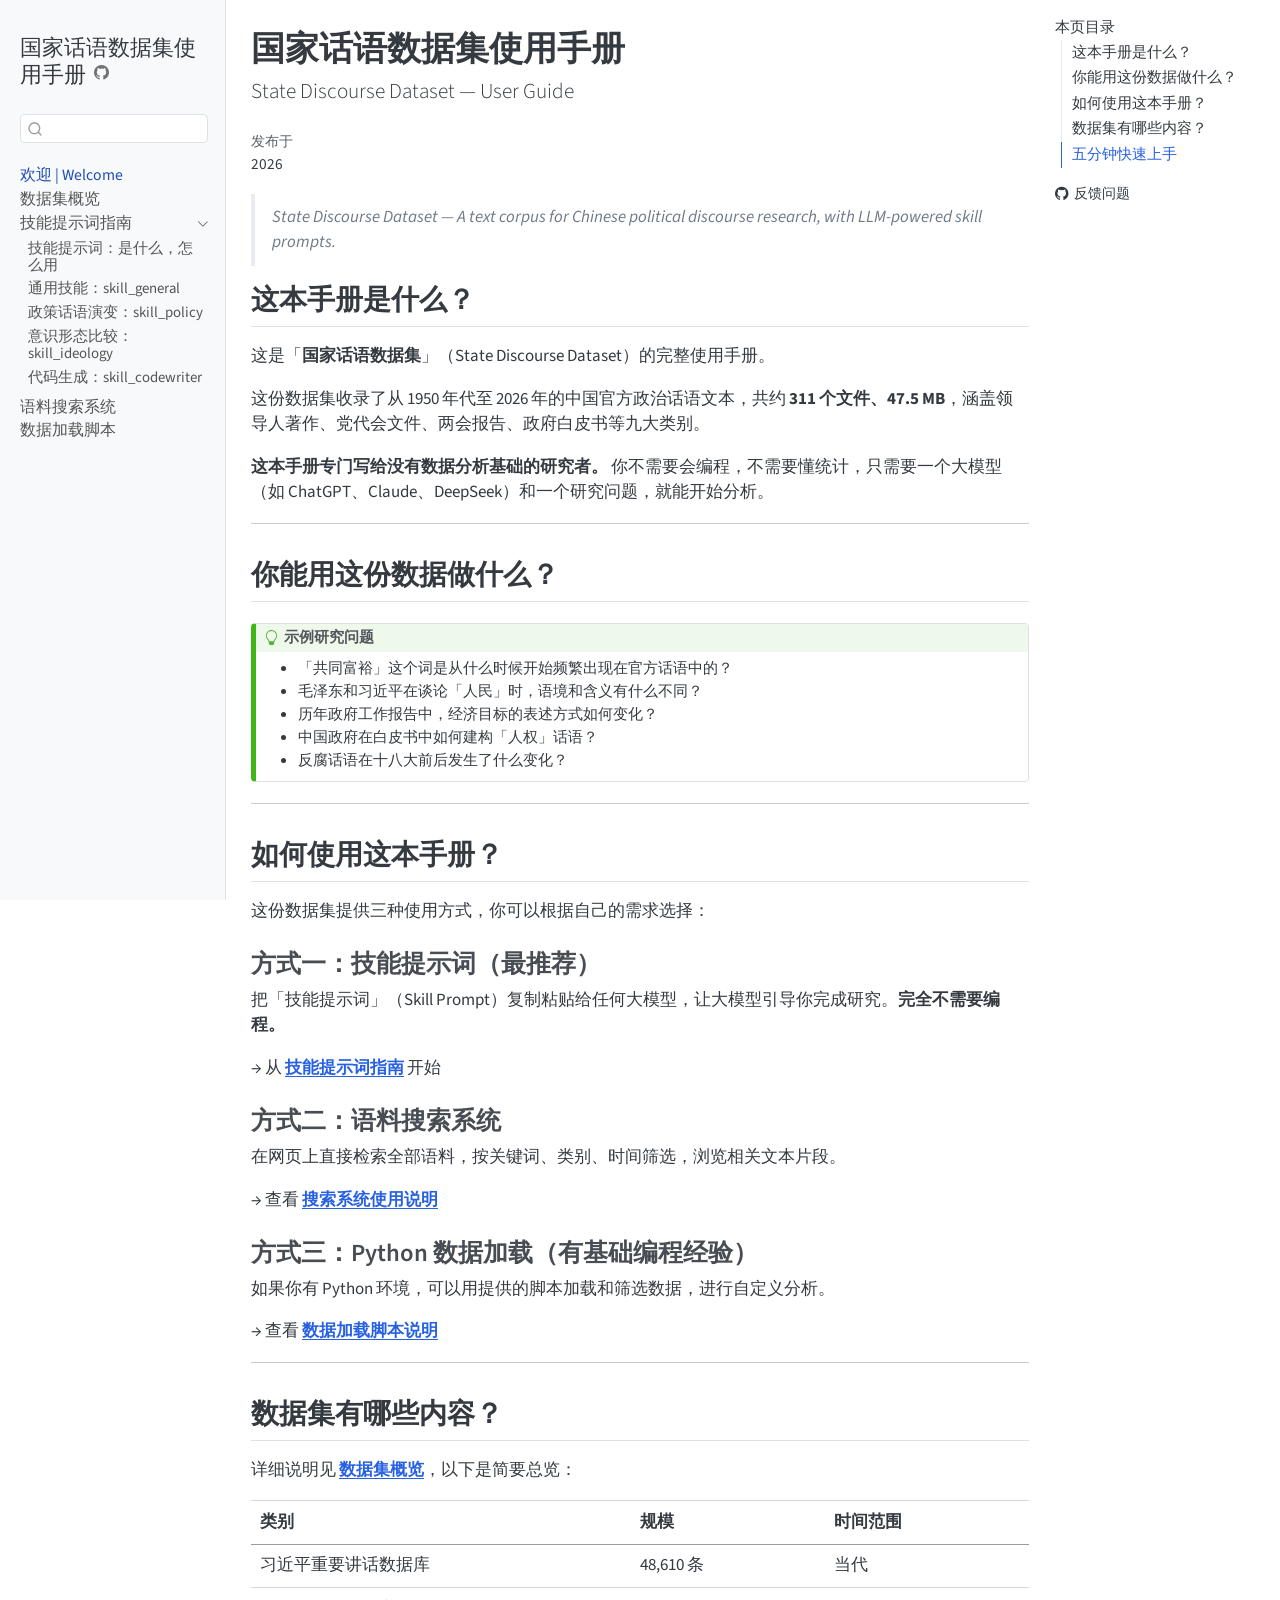
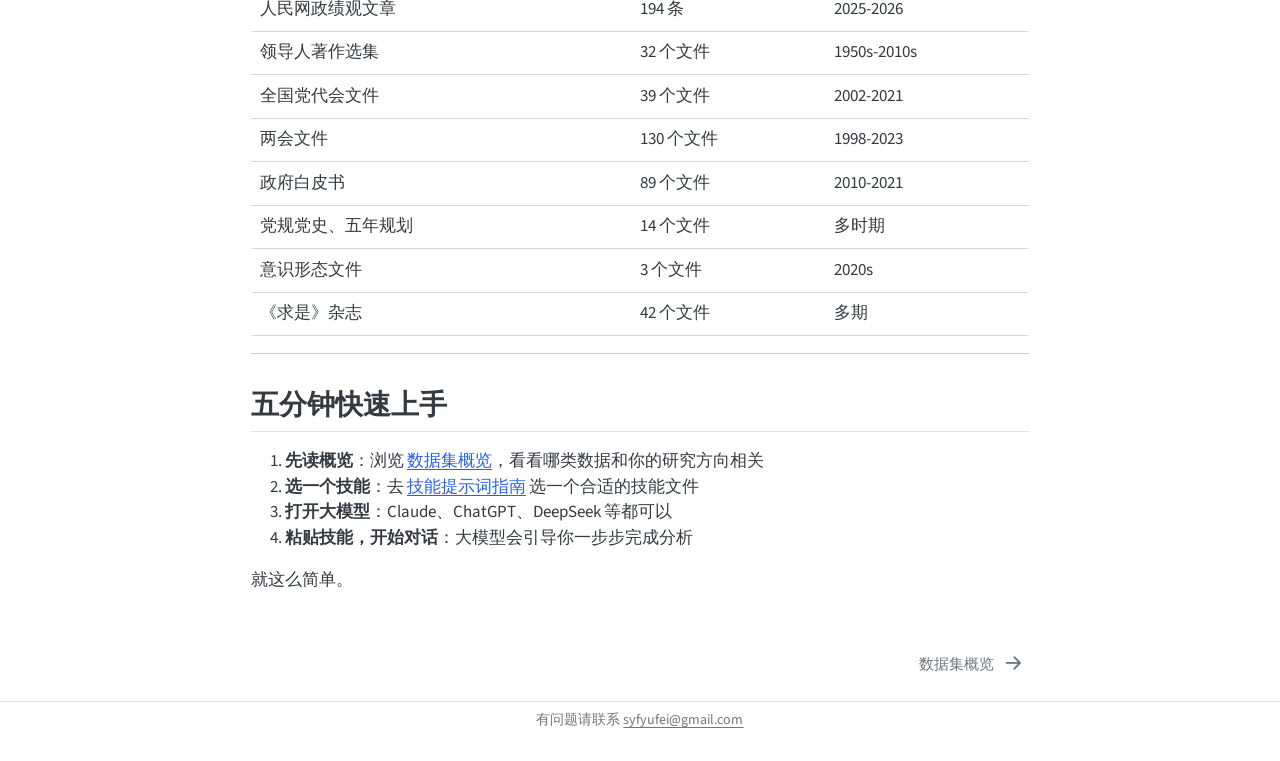
<file: index.html>
<!DOCTYPE html>
<html xmlns="http://www.w3.org/1999/xhtml" lang="zh-Hans" xml:lang="zh-Hans"><head>

<meta charset="utf-8">
<meta name="generator" content="quarto-1.6.39">

<meta name="viewport" content="width=device-width, initial-scale=1.0, user-scalable=yes">

<meta name="dcterms.date" content="2026-01-01">

<title>国家话语数据集使用手册</title>
<style>
code{white-space: pre-wrap;}
span.smallcaps{font-variant: small-caps;}
div.columns{display: flex; gap: min(4vw, 1.5em);}
div.column{flex: auto; overflow-x: auto;}
div.hanging-indent{margin-left: 1.5em; text-indent: -1.5em;}
ul.task-list{list-style: none;}
ul.task-list li input[type="checkbox"] {
  width: 0.8em;
  margin: 0 0.8em 0.2em -1em; /* quarto-specific, see https://github.com/quarto-dev/quarto-cli/issues/4556 */ 
  vertical-align: middle;
}
</style>


<script src="site_libs/quarto-nav/quarto-nav.js"></script>
<script src="site_libs/quarto-nav/headroom.min.js"></script>
<script src="site_libs/clipboard/clipboard.min.js"></script>
<script src="site_libs/quarto-search/autocomplete.umd.js"></script>
<script src="site_libs/quarto-search/fuse.min.js"></script>
<script src="site_libs/quarto-search/quarto-search.js"></script>
<meta name="quarto:offset" content="./">
<link href="./overview.html" rel="next">
<script src="site_libs/quarto-html/quarto.js"></script>
<script src="site_libs/quarto-html/popper.min.js"></script>
<script src="site_libs/quarto-html/tippy.umd.min.js"></script>
<script src="site_libs/quarto-html/anchor.min.js"></script>
<link href="site_libs/quarto-html/tippy.css" rel="stylesheet">
<link href="site_libs/quarto-html/quarto-syntax-highlighting-0626ff4d7a71b55c8707dcae1d04a9b6.css" rel="stylesheet" id="quarto-text-highlighting-styles">
<script src="site_libs/bootstrap/bootstrap.min.js"></script>
<link href="site_libs/bootstrap/bootstrap-icons.css" rel="stylesheet">
<link href="site_libs/bootstrap/bootstrap-0ec19632dd867d7d0ba6412ce1ceba2d.min.css" rel="stylesheet" append-hash="true" id="quarto-bootstrap" data-mode="light">
<script id="quarto-search-options" type="application/json">{
  "location": "sidebar",
  "copy-button": false,
  "collapse-after": 3,
  "panel-placement": "start",
  "type": "textbox",
  "limit": 50,
  "keyboard-shortcut": [
    "f",
    "/",
    "s"
  ],
  "show-item-context": false,
  "language": {
    "search-no-results-text": "没有结果",
    "search-matching-documents-text": "匹配的文档",
    "search-copy-link-title": "复制搜索链接",
    "search-hide-matches-text": "隐藏其它匹配结果",
    "search-more-match-text": "更多匹配结果",
    "search-more-matches-text": "更多匹配结果",
    "search-clear-button-title": "清除",
    "search-text-placeholder": "",
    "search-detached-cancel-button-title": "取消",
    "search-submit-button-title": "提交",
    "search-label": "搜索"
  }
}</script>
<style>html{ scroll-behavior: smooth; }</style>


</head>

<body class="nav-sidebar docked">

<div id="quarto-search-results"></div>
  <header id="quarto-header" class="headroom fixed-top">
  <nav class="quarto-secondary-nav">
    <div class="container-fluid d-flex">
      <button type="button" class="quarto-btn-toggle btn" data-bs-toggle="collapse" role="button" data-bs-target=".quarto-sidebar-collapse-item" aria-controls="quarto-sidebar" aria-expanded="false" aria-label="展开或折叠侧边栏导航" onclick="if (window.quartoToggleHeadroom) { window.quartoToggleHeadroom(); }">
        <i class="bi bi-layout-text-sidebar-reverse"></i>
      </button>
        <nav class="quarto-page-breadcrumbs" aria-label="breadcrumb"><ol class="breadcrumb"><li class="breadcrumb-item"><a href="./index.html"><span class="chapter-title">欢迎 | Welcome</span></a></li></ol></nav>
        <a class="flex-grow-1" role="navigation" data-bs-toggle="collapse" data-bs-target=".quarto-sidebar-collapse-item" aria-controls="quarto-sidebar" aria-expanded="false" aria-label="展开或折叠侧边栏导航" onclick="if (window.quartoToggleHeadroom) { window.quartoToggleHeadroom(); }">      
        </a>
      <button type="button" class="btn quarto-search-button" aria-label="搜索" onclick="window.quartoOpenSearch();">
        <i class="bi bi-search"></i>
      </button>
    </div>
  </nav>
</header>
<!-- content -->
<div id="quarto-content" class="quarto-container page-columns page-rows-contents page-layout-article">
<!-- sidebar -->
  <nav id="quarto-sidebar" class="sidebar collapse collapse-horizontal quarto-sidebar-collapse-item sidebar-navigation docked overflow-auto">
    <div class="pt-lg-2 mt-2 text-left sidebar-header">
    <div class="sidebar-title mb-0 py-0">
      <a href="./">国家话语数据集使用手册</a> 
        <div class="sidebar-tools-main">
    <a href="https://github.com/syfyufei/state-discourse-search" title="Source Code" class="quarto-navigation-tool px-1" aria-label="Source Code"><i class="bi bi-github"></i></a>
</div>
    </div>
      </div>
        <div class="mt-2 flex-shrink-0 align-items-center">
        <div class="sidebar-search">
        <div id="quarto-search" class="" title="搜索"></div>
        </div>
        </div>
    <div class="sidebar-menu-container"> 
    <ul class="list-unstyled mt-1">
        <li class="sidebar-item">
  <div class="sidebar-item-container"> 
  <a href="./index.html" class="sidebar-item-text sidebar-link active"><span class="chapter-title">欢迎 | Welcome</span></a>
  </div>
</li>
        <li class="sidebar-item">
  <div class="sidebar-item-container"> 
  <a href="./overview.html" class="sidebar-item-text sidebar-link"><span class="chapter-title">数据集概览</span></a>
  </div>
</li>
        <li class="sidebar-item sidebar-item-section">
      <div class="sidebar-item-container"> 
            <a class="sidebar-item-text sidebar-link text-start" data-bs-toggle="collapse" data-bs-target="#quarto-sidebar-section-1" role="navigation" aria-expanded="true">
 <span class="menu-text">技能提示词指南</span></a>
          <a class="sidebar-item-toggle text-start" data-bs-toggle="collapse" data-bs-target="#quarto-sidebar-section-1" role="navigation" aria-expanded="true" aria-label="展开或折叠此栏">
            <i class="bi bi-chevron-right ms-2"></i>
          </a> 
      </div>
      <ul id="quarto-sidebar-section-1" class="collapse list-unstyled sidebar-section depth1 show">  
          <li class="sidebar-item">
  <div class="sidebar-item-container"> 
  <a href="./skills-intro.html" class="sidebar-item-text sidebar-link"><span class="chapter-title">技能提示词：是什么，怎么用</span></a>
  </div>
</li>
          <li class="sidebar-item">
  <div class="sidebar-item-container"> 
  <a href="./skills-general.html" class="sidebar-item-text sidebar-link"><span class="chapter-title">通用技能：skill_general</span></a>
  </div>
</li>
          <li class="sidebar-item">
  <div class="sidebar-item-container"> 
  <a href="./skills-policy.html" class="sidebar-item-text sidebar-link"><span class="chapter-title">政策话语演变：skill_policy</span></a>
  </div>
</li>
          <li class="sidebar-item">
  <div class="sidebar-item-container"> 
  <a href="./skills-ideology.html" class="sidebar-item-text sidebar-link"><span class="chapter-title">意识形态比较：skill_ideology</span></a>
  </div>
</li>
          <li class="sidebar-item">
  <div class="sidebar-item-container"> 
  <a href="./skills-codewriter.html" class="sidebar-item-text sidebar-link"><span class="chapter-title">代码生成：skill_codewriter</span></a>
  </div>
</li>
      </ul>
  </li>
        <li class="sidebar-item">
  <div class="sidebar-item-container"> 
  <a href="./search-guide.html" class="sidebar-item-text sidebar-link"><span class="chapter-title">语料搜索系统</span></a>
  </div>
</li>
        <li class="sidebar-item">
  <div class="sidebar-item-container"> 
  <a href="./scripts-guide.html" class="sidebar-item-text sidebar-link"><span class="chapter-title">数据加载脚本</span></a>
  </div>
</li>
    </ul>
    </div>
</nav>
<div id="quarto-sidebar-glass" class="quarto-sidebar-collapse-item" data-bs-toggle="collapse" data-bs-target=".quarto-sidebar-collapse-item"></div>
<!-- margin-sidebar -->
    <div id="quarto-margin-sidebar" class="sidebar margin-sidebar">
        <nav id="TOC" role="doc-toc" class="toc-active">
    <h2 id="toc-title">本页目录</h2>
   
  <ul>
  <li><a href="#what-is-this" id="toc-what-is-this" class="nav-link active" data-scroll-target="#what-is-this">这本手册是什么？</a></li>
  <li><a href="#what-can-you-do" id="toc-what-can-you-do" class="nav-link" data-scroll-target="#what-can-you-do">你能用这份数据做什么？</a></li>
  <li><a href="#how-to-use" id="toc-how-to-use" class="nav-link" data-scroll-target="#how-to-use">如何使用这本手册？</a>
  <ul class="collapse">
  <li><a href="#方式一技能提示词最推荐" id="toc-方式一技能提示词最推荐" class="nav-link" data-scroll-target="#方式一技能提示词最推荐">方式一：技能提示词（最推荐）</a></li>
  <li><a href="#方式二语料搜索系统" id="toc-方式二语料搜索系统" class="nav-link" data-scroll-target="#方式二语料搜索系统">方式二：语料搜索系统</a></li>
  <li><a href="#方式三python-数据加载有基础编程经验" id="toc-方式三python-数据加载有基础编程经验" class="nav-link" data-scroll-target="#方式三python-数据加载有基础编程经验">方式三：Python 数据加载（有基础编程经验）</a></li>
  </ul></li>
  <li><a href="#whats-in-it" id="toc-whats-in-it" class="nav-link" data-scroll-target="#whats-in-it">数据集有哪些内容？</a></li>
  <li><a href="#quick-start" id="toc-quick-start" class="nav-link" data-scroll-target="#quick-start">五分钟快速上手</a></li>
  </ul>
<div class="toc-actions"><ul><li><a href="https://github.com/syfyufei/state-discourse-search/issues/new" class="toc-action"><i class="bi bi-github"></i>反馈问题</a></li></ul></div></nav>
    </div>
<!-- main -->
<main class="content" id="quarto-document-content">

<header id="title-block-header" class="quarto-title-block default">
<div class="quarto-title">
<h1 class="title">国家话语数据集使用手册</h1>
<p class="subtitle lead">State Discourse Dataset — User Guide</p>
</div>



<div class="quarto-title-meta">

    
    <div>
    <div class="quarto-title-meta-heading">发布于</div>
    <div class="quarto-title-meta-contents">
      <p class="date">2026</p>
    </div>
  </div>
  
    
  </div>
  


</header>


<blockquote class="blockquote">
<p><em>State Discourse Dataset — A text corpus for Chinese political discourse research, with LLM-powered skill prompts.</em></p>
</blockquote>
<section id="what-is-this" class="level2">
<h2 class="anchored" data-anchor-id="what-is-this">这本手册是什么？</h2>
<p>这是「<strong>国家话语数据集</strong>」（State Discourse Dataset）的完整使用手册。</p>
<p>这份数据集收录了从 1950 年代至 2026 年的中国官方政治话语文本，共约 <strong>311 个文件、47.5 MB</strong>，涵盖领导人著作、党代会文件、两会报告、政府白皮书等九大类别。</p>
<p><strong>这本手册专门写给没有数据分析基础的研究者。</strong> 你不需要会编程，不需要懂统计，只需要一个大模型（如 ChatGPT、Claude、DeepSeek）和一个研究问题，就能开始分析。</p>
<hr>
</section>
<section id="what-can-you-do" class="level2">
<h2 class="anchored" data-anchor-id="what-can-you-do">你能用这份数据做什么？</h2>
<div class="callout callout-style-default callout-tip callout-titled">
<div class="callout-header d-flex align-content-center">
<div class="callout-icon-container">
<i class="callout-icon"></i>
</div>
<div class="callout-title-container flex-fill">
示例研究问题
</div>
</div>
<div class="callout-body-container callout-body">
<ul>
<li>「共同富裕」这个词是从什么时候开始频繁出现在官方话语中的？</li>
<li>毛泽东和习近平在谈论「人民」时，语境和含义有什么不同？</li>
<li>历年政府工作报告中，经济目标的表述方式如何变化？</li>
<li>中国政府在白皮书中如何建构「人权」话语？</li>
<li>反腐话语在十八大前后发生了什么变化？</li>
</ul>
</div>
</div>
<hr>
</section>
<section id="how-to-use" class="level2">
<h2 class="anchored" data-anchor-id="how-to-use">如何使用这本手册？</h2>
<p>这份数据集提供三种使用方式，你可以根据自己的需求选择：</p>
<section id="方式一技能提示词最推荐" class="level3 unnumbered">
<h3 class="unnumbered anchored" data-anchor-id="方式一技能提示词最推荐">方式一：技能提示词（最推荐）</h3>
<p>把「技能提示词」（Skill Prompt）复制粘贴给任何大模型，让大模型引导你完成研究。<strong>完全不需要编程。</strong></p>
<p>→ 从 <a href="./skills-intro.html"><strong>技能提示词指南</strong></a> 开始</p>
</section>
<section id="方式二语料搜索系统" class="level3 unnumbered">
<h3 class="unnumbered anchored" data-anchor-id="方式二语料搜索系统">方式二：语料搜索系统</h3>
<p>在网页上直接检索全部语料，按关键词、类别、时间筛选，浏览相关文本片段。</p>
<p>→ 查看 <a href="./search-guide.html"><strong>搜索系统使用说明</strong></a></p>
</section>
<section id="方式三python-数据加载有基础编程经验" class="level3 unnumbered">
<h3 class="unnumbered anchored" data-anchor-id="方式三python-数据加载有基础编程经验">方式三：Python 数据加载（有基础编程经验）</h3>
<p>如果你有 Python 环境，可以用提供的脚本加载和筛选数据，进行自定义分析。</p>
<p>→ 查看 <a href="./scripts-guide.html"><strong>数据加载脚本说明</strong></a></p>
<hr>
</section>
</section>
<section id="whats-in-it" class="level2">
<h2 class="anchored" data-anchor-id="whats-in-it">数据集有哪些内容？</h2>
<p>详细说明见 <a href="./overview.html"><strong>数据集概览</strong></a>，以下是简要总览：</p>
<table class="caption-top table">
<thead>
<tr class="header">
<th>类别</th>
<th>规模</th>
<th>时间范围</th>
</tr>
</thead>
<tbody>
<tr class="odd">
<td>习近平重要讲话数据库</td>
<td>48,610 条</td>
<td>当代</td>
</tr>
<tr class="even">
<td>人民网政绩观文章</td>
<td>194 条</td>
<td>2025-2026</td>
</tr>
<tr class="odd">
<td>领导人著作选集</td>
<td>32 个文件</td>
<td>1950s-2010s</td>
</tr>
<tr class="even">
<td>全国党代会文件</td>
<td>39 个文件</td>
<td>2002-2021</td>
</tr>
<tr class="odd">
<td>两会文件</td>
<td>130 个文件</td>
<td>1998-2023</td>
</tr>
<tr class="even">
<td>政府白皮书</td>
<td>89 个文件</td>
<td>2010-2021</td>
</tr>
<tr class="odd">
<td>党规党史、五年规划</td>
<td>14 个文件</td>
<td>多时期</td>
</tr>
<tr class="even">
<td>意识形态文件</td>
<td>3 个文件</td>
<td>2020s</td>
</tr>
<tr class="odd">
<td>《求是》杂志</td>
<td>42 个文件</td>
<td>多期</td>
</tr>
</tbody>
</table>
<hr>
</section>
<section id="quick-start" class="level2">
<h2 class="anchored" data-anchor-id="quick-start">五分钟快速上手</h2>
<ol type="1">
<li><strong>先读概览</strong>：浏览 <a href="./overview.html">数据集概览</a>，看看哪类数据和你的研究方向相关</li>
<li><strong>选一个技能</strong>：去 <a href="./skills-intro.html">技能提示词指南</a> 选一个合适的技能文件</li>
<li><strong>打开大模型</strong>：Claude、ChatGPT、DeepSeek 等都可以</li>
<li><strong>粘贴技能，开始对话</strong>：大模型会引导你一步步完成分析</li>
</ol>
<p>就这么简单。</p>


</section>

</main> <!-- /main -->
<script id="quarto-html-after-body" type="application/javascript">
window.document.addEventListener("DOMContentLoaded", function (event) {
  const toggleBodyColorMode = (bsSheetEl) => {
    const mode = bsSheetEl.getAttribute("data-mode");
    const bodyEl = window.document.querySelector("body");
    if (mode === "dark") {
      bodyEl.classList.add("quarto-dark");
      bodyEl.classList.remove("quarto-light");
    } else {
      bodyEl.classList.add("quarto-light");
      bodyEl.classList.remove("quarto-dark");
    }
  }
  const toggleBodyColorPrimary = () => {
    const bsSheetEl = window.document.querySelector("link#quarto-bootstrap");
    if (bsSheetEl) {
      toggleBodyColorMode(bsSheetEl);
    }
  }
  toggleBodyColorPrimary();  
  const icon = "";
  const anchorJS = new window.AnchorJS();
  anchorJS.options = {
    placement: 'right',
    icon: icon
  };
  anchorJS.add('.anchored');
  const isCodeAnnotation = (el) => {
    for (const clz of el.classList) {
      if (clz.startsWith('code-annotation-')) {                     
        return true;
      }
    }
    return false;
  }
  const onCopySuccess = function(e) {
    // button target
    const button = e.trigger;
    // don't keep focus
    button.blur();
    // flash "checked"
    button.classList.add('code-copy-button-checked');
    var currentTitle = button.getAttribute("title");
    button.setAttribute("title", "已复制");
    let tooltip;
    if (window.bootstrap) {
      button.setAttribute("data-bs-toggle", "tooltip");
      button.setAttribute("data-bs-placement", "left");
      button.setAttribute("data-bs-title", "已复制");
      tooltip = new bootstrap.Tooltip(button, 
        { trigger: "manual", 
          customClass: "code-copy-button-tooltip",
          offset: [0, -8]});
      tooltip.show();    
    }
    setTimeout(function() {
      if (tooltip) {
        tooltip.hide();
        button.removeAttribute("data-bs-title");
        button.removeAttribute("data-bs-toggle");
        button.removeAttribute("data-bs-placement");
      }
      button.setAttribute("title", currentTitle);
      button.classList.remove('code-copy-button-checked');
    }, 1000);
    // clear code selection
    e.clearSelection();
  }
  const getTextToCopy = function(trigger) {
      const codeEl = trigger.previousElementSibling.cloneNode(true);
      for (const childEl of codeEl.children) {
        if (isCodeAnnotation(childEl)) {
          childEl.remove();
        }
      }
      return codeEl.innerText;
  }
  const clipboard = new window.ClipboardJS('.code-copy-button:not([data-in-quarto-modal])', {
    text: getTextToCopy
  });
  clipboard.on('success', onCopySuccess);
  if (window.document.getElementById('quarto-embedded-source-code-modal')) {
    const clipboardModal = new window.ClipboardJS('.code-copy-button[data-in-quarto-modal]', {
      text: getTextToCopy,
      container: window.document.getElementById('quarto-embedded-source-code-modal')
    });
    clipboardModal.on('success', onCopySuccess);
  }
    var localhostRegex = new RegExp(/^(?:http|https):\/\/localhost\:?[0-9]*\//);
    var mailtoRegex = new RegExp(/^mailto:/);
      var filterRegex = new RegExp('/' + window.location.host + '/');
    var isInternal = (href) => {
        return filterRegex.test(href) || localhostRegex.test(href) || mailtoRegex.test(href);
    }
    // Inspect non-navigation links and adorn them if external
 	var links = window.document.querySelectorAll('a[href]:not(.nav-link):not(.navbar-brand):not(.toc-action):not(.sidebar-link):not(.sidebar-item-toggle):not(.pagination-link):not(.no-external):not([aria-hidden]):not(.dropdown-item):not(.quarto-navigation-tool):not(.about-link)');
    for (var i=0; i<links.length; i++) {
      const link = links[i];
      if (!isInternal(link.href)) {
        // undo the damage that might have been done by quarto-nav.js in the case of
        // links that we want to consider external
        if (link.dataset.originalHref !== undefined) {
          link.href = link.dataset.originalHref;
        }
      }
    }
  function tippyHover(el, contentFn, onTriggerFn, onUntriggerFn) {
    const config = {
      allowHTML: true,
      maxWidth: 500,
      delay: 100,
      arrow: false,
      appendTo: function(el) {
          return el.parentElement;
      },
      interactive: true,
      interactiveBorder: 10,
      theme: 'quarto',
      placement: 'bottom-start',
    };
    if (contentFn) {
      config.content = contentFn;
    }
    if (onTriggerFn) {
      config.onTrigger = onTriggerFn;
    }
    if (onUntriggerFn) {
      config.onUntrigger = onUntriggerFn;
    }
    window.tippy(el, config); 
  }
  const noterefs = window.document.querySelectorAll('a[role="doc-noteref"]');
  for (var i=0; i<noterefs.length; i++) {
    const ref = noterefs[i];
    tippyHover(ref, function() {
      // use id or data attribute instead here
      let href = ref.getAttribute('data-footnote-href') || ref.getAttribute('href');
      try { href = new URL(href).hash; } catch {}
      const id = href.replace(/^#\/?/, "");
      const note = window.document.getElementById(id);
      if (note) {
        return note.innerHTML;
      } else {
        return "";
      }
    });
  }
  const xrefs = window.document.querySelectorAll('a.quarto-xref');
  const processXRef = (id, note) => {
    // Strip column container classes
    const stripColumnClz = (el) => {
      el.classList.remove("page-full", "page-columns");
      if (el.children) {
        for (const child of el.children) {
          stripColumnClz(child);
        }
      }
    }
    stripColumnClz(note)
    if (id === null || id.startsWith('sec-')) {
      // Special case sections, only their first couple elements
      const container = document.createElement("div");
      if (note.children && note.children.length > 2) {
        container.appendChild(note.children[0].cloneNode(true));
        for (let i = 1; i < note.children.length; i++) {
          const child = note.children[i];
          if (child.tagName === "P" && child.innerText === "") {
            continue;
          } else {
            container.appendChild(child.cloneNode(true));
            break;
          }
        }
        if (window.Quarto?.typesetMath) {
          window.Quarto.typesetMath(container);
        }
        return container.innerHTML
      } else {
        if (window.Quarto?.typesetMath) {
          window.Quarto.typesetMath(note);
        }
        return note.innerHTML;
      }
    } else {
      // Remove any anchor links if they are present
      const anchorLink = note.querySelector('a.anchorjs-link');
      if (anchorLink) {
        anchorLink.remove();
      }
      if (window.Quarto?.typesetMath) {
        window.Quarto.typesetMath(note);
      }
      if (note.classList.contains("callout")) {
        return note.outerHTML;
      } else {
        return note.innerHTML;
      }
    }
  }
  for (var i=0; i<xrefs.length; i++) {
    const xref = xrefs[i];
    tippyHover(xref, undefined, function(instance) {
      instance.disable();
      let url = xref.getAttribute('href');
      let hash = undefined; 
      if (url.startsWith('#')) {
        hash = url;
      } else {
        try { hash = new URL(url).hash; } catch {}
      }
      if (hash) {
        const id = hash.replace(/^#\/?/, "");
        const note = window.document.getElementById(id);
        if (note !== null) {
          try {
            const html = processXRef(id, note.cloneNode(true));
            instance.setContent(html);
          } finally {
            instance.enable();
            instance.show();
          }
        } else {
          // See if we can fetch this
          fetch(url.split('#')[0])
          .then(res => res.text())
          .then(html => {
            const parser = new DOMParser();
            const htmlDoc = parser.parseFromString(html, "text/html");
            const note = htmlDoc.getElementById(id);
            if (note !== null) {
              const html = processXRef(id, note);
              instance.setContent(html);
            } 
          }).finally(() => {
            instance.enable();
            instance.show();
          });
        }
      } else {
        // See if we can fetch a full url (with no hash to target)
        // This is a special case and we should probably do some content thinning / targeting
        fetch(url)
        .then(res => res.text())
        .then(html => {
          const parser = new DOMParser();
          const htmlDoc = parser.parseFromString(html, "text/html");
          const note = htmlDoc.querySelector('main.content');
          if (note !== null) {
            // This should only happen for chapter cross references
            // (since there is no id in the URL)
            // remove the first header
            if (note.children.length > 0 && note.children[0].tagName === "HEADER") {
              note.children[0].remove();
            }
            const html = processXRef(null, note);
            instance.setContent(html);
          } 
        }).finally(() => {
          instance.enable();
          instance.show();
        });
      }
    }, function(instance) {
    });
  }
      let selectedAnnoteEl;
      const selectorForAnnotation = ( cell, annotation) => {
        let cellAttr = 'data-code-cell="' + cell + '"';
        let lineAttr = 'data-code-annotation="' +  annotation + '"';
        const selector = 'span[' + cellAttr + '][' + lineAttr + ']';
        return selector;
      }
      const selectCodeLines = (annoteEl) => {
        const doc = window.document;
        const targetCell = annoteEl.getAttribute("data-target-cell");
        const targetAnnotation = annoteEl.getAttribute("data-target-annotation");
        const annoteSpan = window.document.querySelector(selectorForAnnotation(targetCell, targetAnnotation));
        const lines = annoteSpan.getAttribute("data-code-lines").split(",");
        const lineIds = lines.map((line) => {
          return targetCell + "-" + line;
        })
        let top = null;
        let height = null;
        let parent = null;
        if (lineIds.length > 0) {
            //compute the position of the single el (top and bottom and make a div)
            const el = window.document.getElementById(lineIds[0]);
            top = el.offsetTop;
            height = el.offsetHeight;
            parent = el.parentElement.parentElement;
          if (lineIds.length > 1) {
            const lastEl = window.document.getElementById(lineIds[lineIds.length - 1]);
            const bottom = lastEl.offsetTop + lastEl.offsetHeight;
            height = bottom - top;
          }
          if (top !== null && height !== null && parent !== null) {
            // cook up a div (if necessary) and position it 
            let div = window.document.getElementById("code-annotation-line-highlight");
            if (div === null) {
              div = window.document.createElement("div");
              div.setAttribute("id", "code-annotation-line-highlight");
              div.style.position = 'absolute';
              parent.appendChild(div);
            }
            div.style.top = top - 2 + "px";
            div.style.height = height + 4 + "px";
            div.style.left = 0;
            let gutterDiv = window.document.getElementById("code-annotation-line-highlight-gutter");
            if (gutterDiv === null) {
              gutterDiv = window.document.createElement("div");
              gutterDiv.setAttribute("id", "code-annotation-line-highlight-gutter");
              gutterDiv.style.position = 'absolute';
              const codeCell = window.document.getElementById(targetCell);
              const gutter = codeCell.querySelector('.code-annotation-gutter');
              gutter.appendChild(gutterDiv);
            }
            gutterDiv.style.top = top - 2 + "px";
            gutterDiv.style.height = height + 4 + "px";
          }
          selectedAnnoteEl = annoteEl;
        }
      };
      const unselectCodeLines = () => {
        const elementsIds = ["code-annotation-line-highlight", "code-annotation-line-highlight-gutter"];
        elementsIds.forEach((elId) => {
          const div = window.document.getElementById(elId);
          if (div) {
            div.remove();
          }
        });
        selectedAnnoteEl = undefined;
      };
        // Handle positioning of the toggle
    window.addEventListener(
      "resize",
      throttle(() => {
        elRect = undefined;
        if (selectedAnnoteEl) {
          selectCodeLines(selectedAnnoteEl);
        }
      }, 10)
    );
    function throttle(fn, ms) {
    let throttle = false;
    let timer;
      return (...args) => {
        if(!throttle) { // first call gets through
            fn.apply(this, args);
            throttle = true;
        } else { // all the others get throttled
            if(timer) clearTimeout(timer); // cancel #2
            timer = setTimeout(() => {
              fn.apply(this, args);
              timer = throttle = false;
            }, ms);
        }
      };
    }
      // Attach click handler to the DT
      const annoteDls = window.document.querySelectorAll('dt[data-target-cell]');
      for (const annoteDlNode of annoteDls) {
        annoteDlNode.addEventListener('click', (event) => {
          const clickedEl = event.target;
          if (clickedEl !== selectedAnnoteEl) {
            unselectCodeLines();
            const activeEl = window.document.querySelector('dt[data-target-cell].code-annotation-active');
            if (activeEl) {
              activeEl.classList.remove('code-annotation-active');
            }
            selectCodeLines(clickedEl);
            clickedEl.classList.add('code-annotation-active');
          } else {
            // Unselect the line
            unselectCodeLines();
            clickedEl.classList.remove('code-annotation-active');
          }
        });
      }
  const findCites = (el) => {
    const parentEl = el.parentElement;
    if (parentEl) {
      const cites = parentEl.dataset.cites;
      if (cites) {
        return {
          el,
          cites: cites.split(' ')
        };
      } else {
        return findCites(el.parentElement)
      }
    } else {
      return undefined;
    }
  };
  var bibliorefs = window.document.querySelectorAll('a[role="doc-biblioref"]');
  for (var i=0; i<bibliorefs.length; i++) {
    const ref = bibliorefs[i];
    const citeInfo = findCites(ref);
    if (citeInfo) {
      tippyHover(citeInfo.el, function() {
        var popup = window.document.createElement('div');
        citeInfo.cites.forEach(function(cite) {
          var citeDiv = window.document.createElement('div');
          citeDiv.classList.add('hanging-indent');
          citeDiv.classList.add('csl-entry');
          var biblioDiv = window.document.getElementById('ref-' + cite);
          if (biblioDiv) {
            citeDiv.innerHTML = biblioDiv.innerHTML;
          }
          popup.appendChild(citeDiv);
        });
        return popup.innerHTML;
      });
    }
  }
});
</script>
<nav class="page-navigation">
  <div class="nav-page nav-page-previous">
  </div>
  <div class="nav-page nav-page-next">
      <a href="./overview.html" class="pagination-link" aria-label="数据集概览">
        <span class="nav-page-text"><span class="chapter-title">数据集概览</span></span> <i class="bi bi-arrow-right-short"></i>
      </a>
  </div>
</nav>
</div> <!-- /content -->
<footer class="footer">
  <div class="nav-footer">
    <div class="nav-footer-left">
      &nbsp;
    </div>   
    <div class="nav-footer-center">
<p>有问题请联系 <a href="mailto:syfyufei@gmail.com">syfyufei@gmail.com</a></p>
<div class="toc-actions d-sm-block d-md-none"><ul><li><a href="https://github.com/syfyufei/state-discourse-search/issues/new" class="toc-action"><i class="bi bi-github"></i>反馈问题</a></li></ul></div></div>
    <div class="nav-footer-right">
      &nbsp;
    </div>
  </div>
</footer>




<script src="site_libs/quarto-html/zenscroll-min.js"></script>
</body></html>
</file>
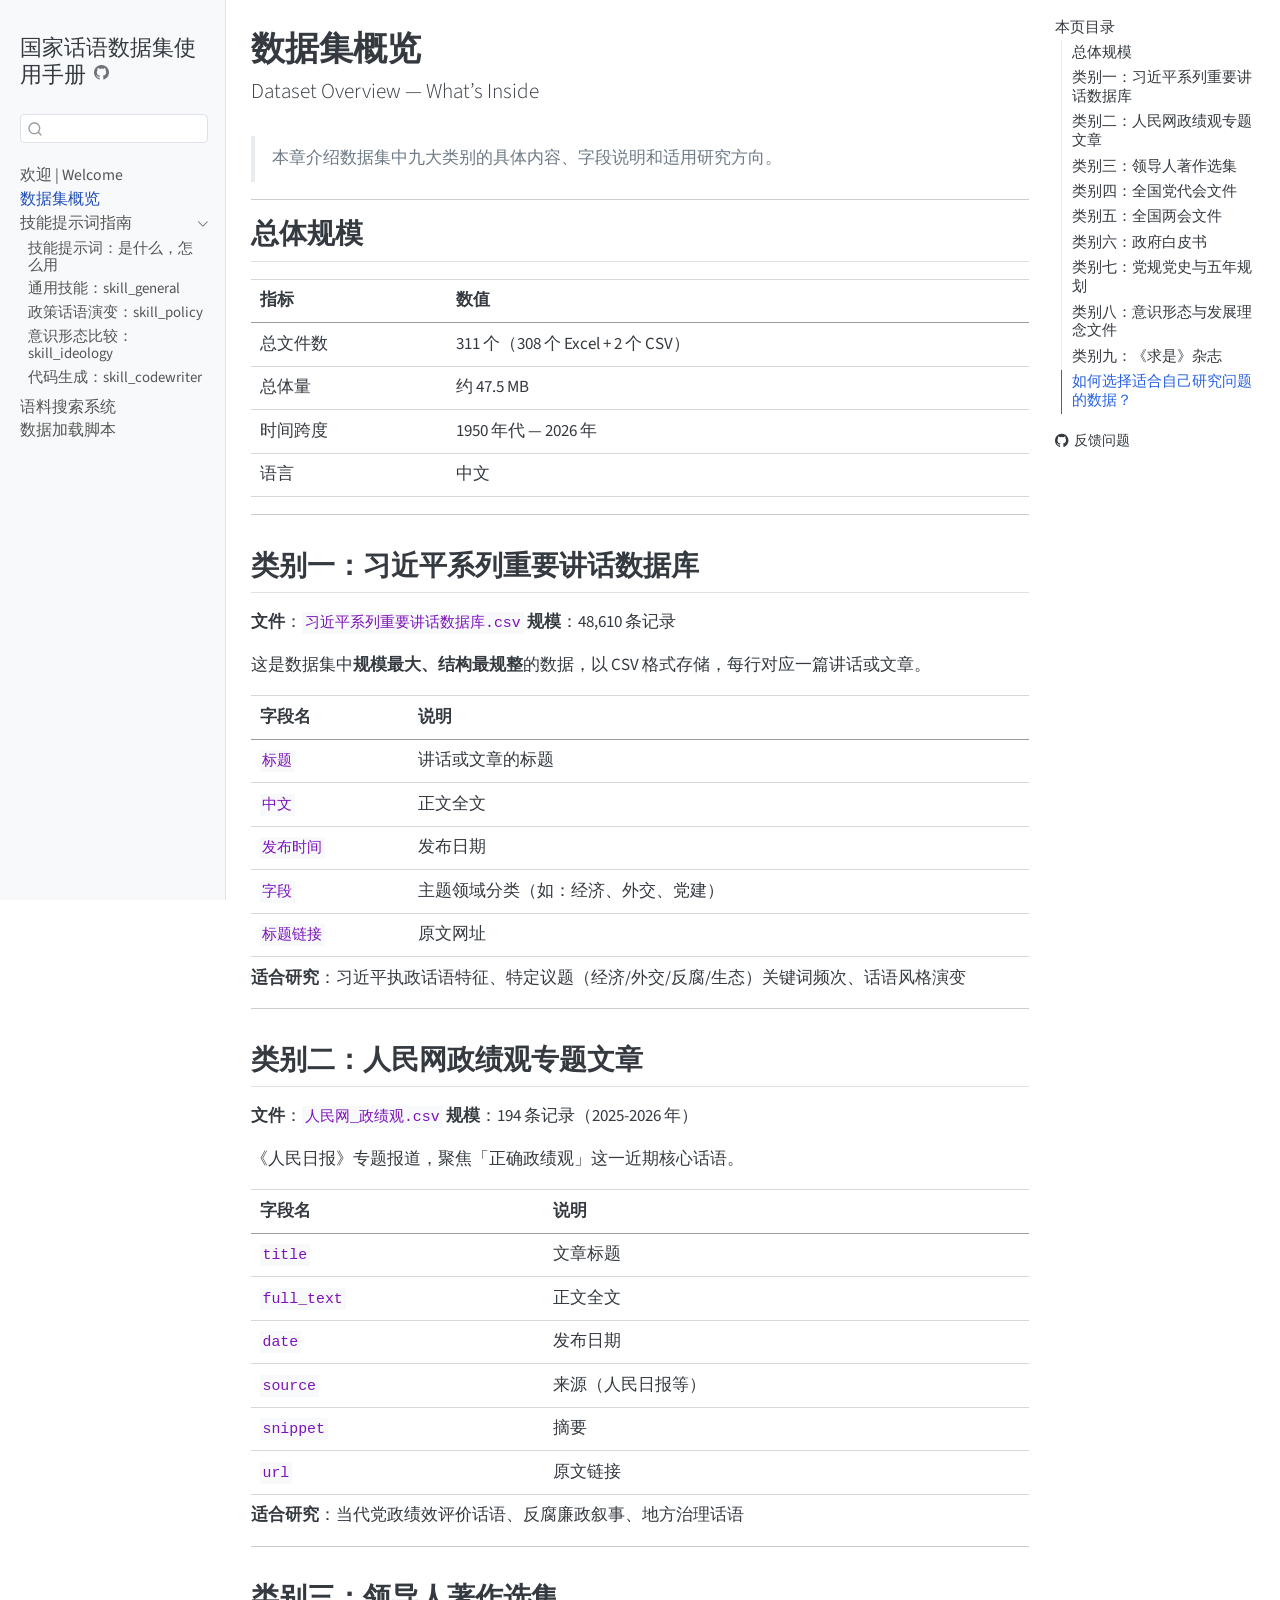
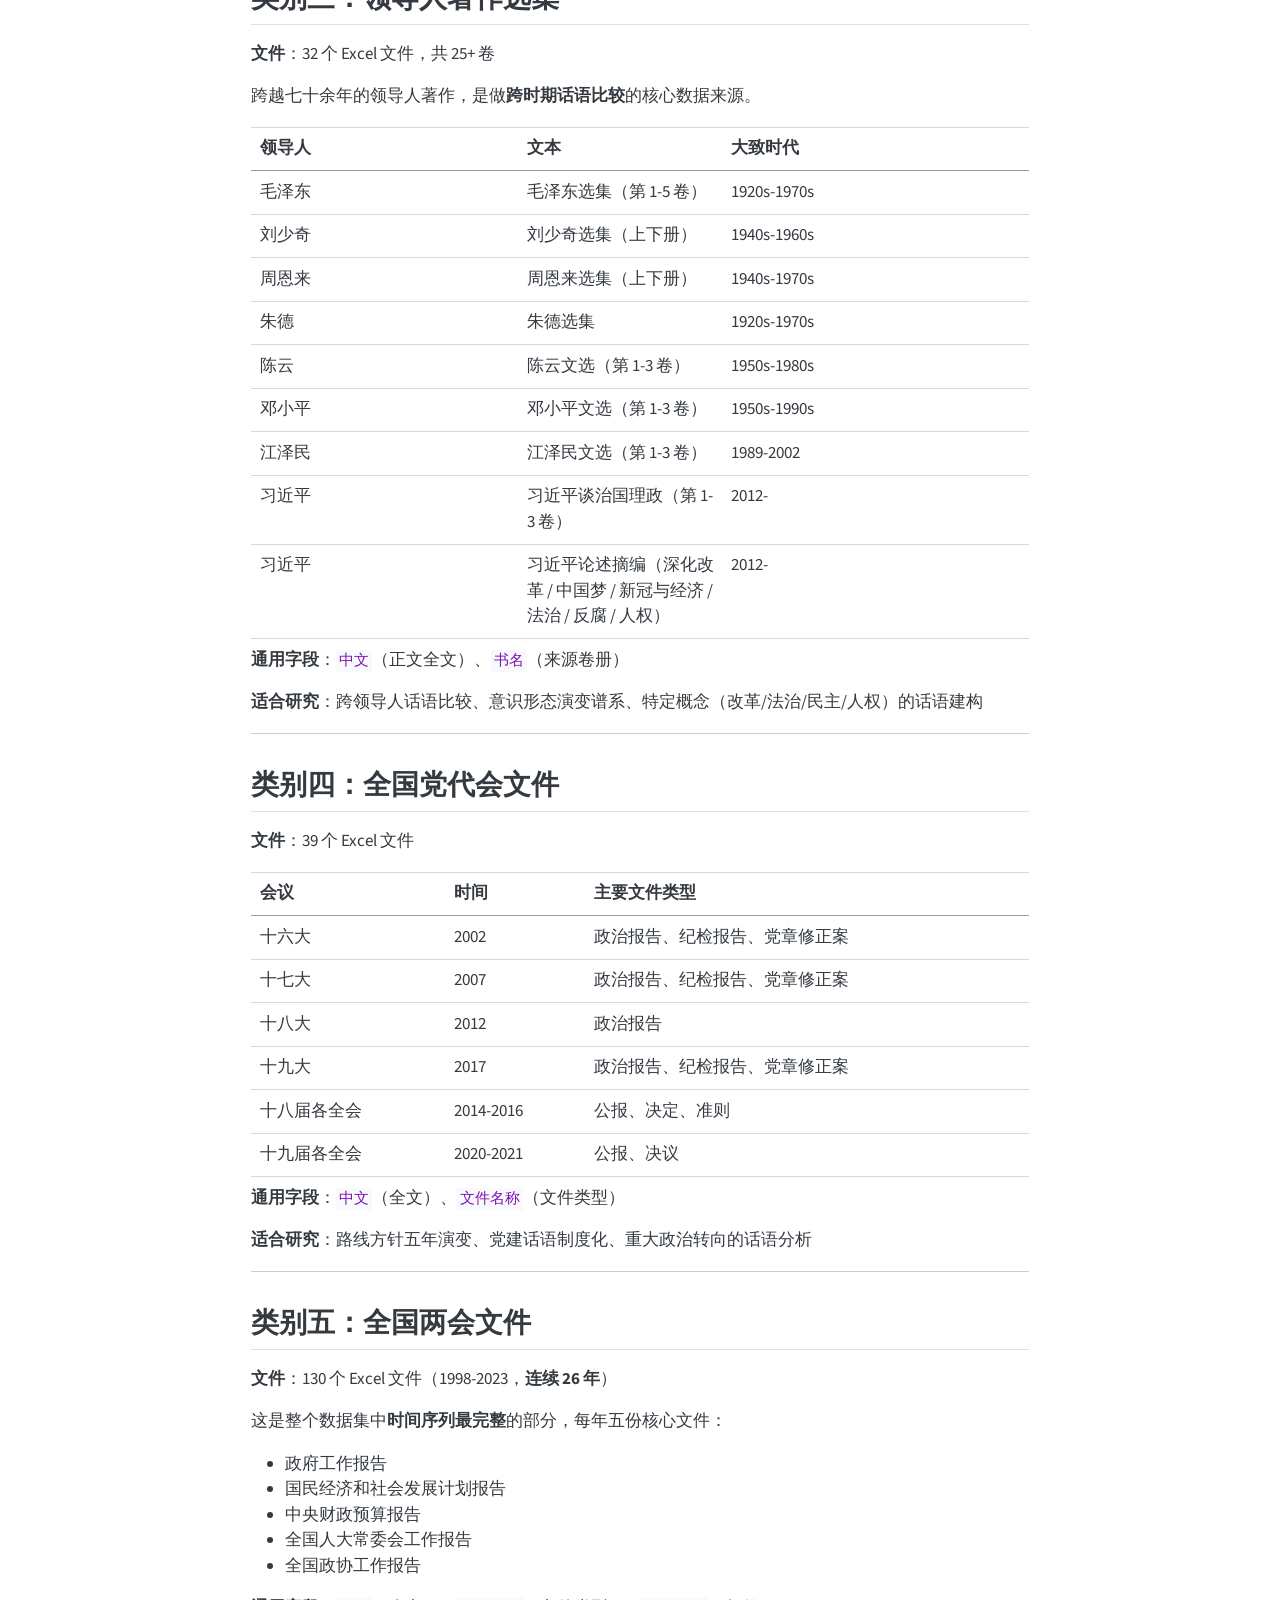
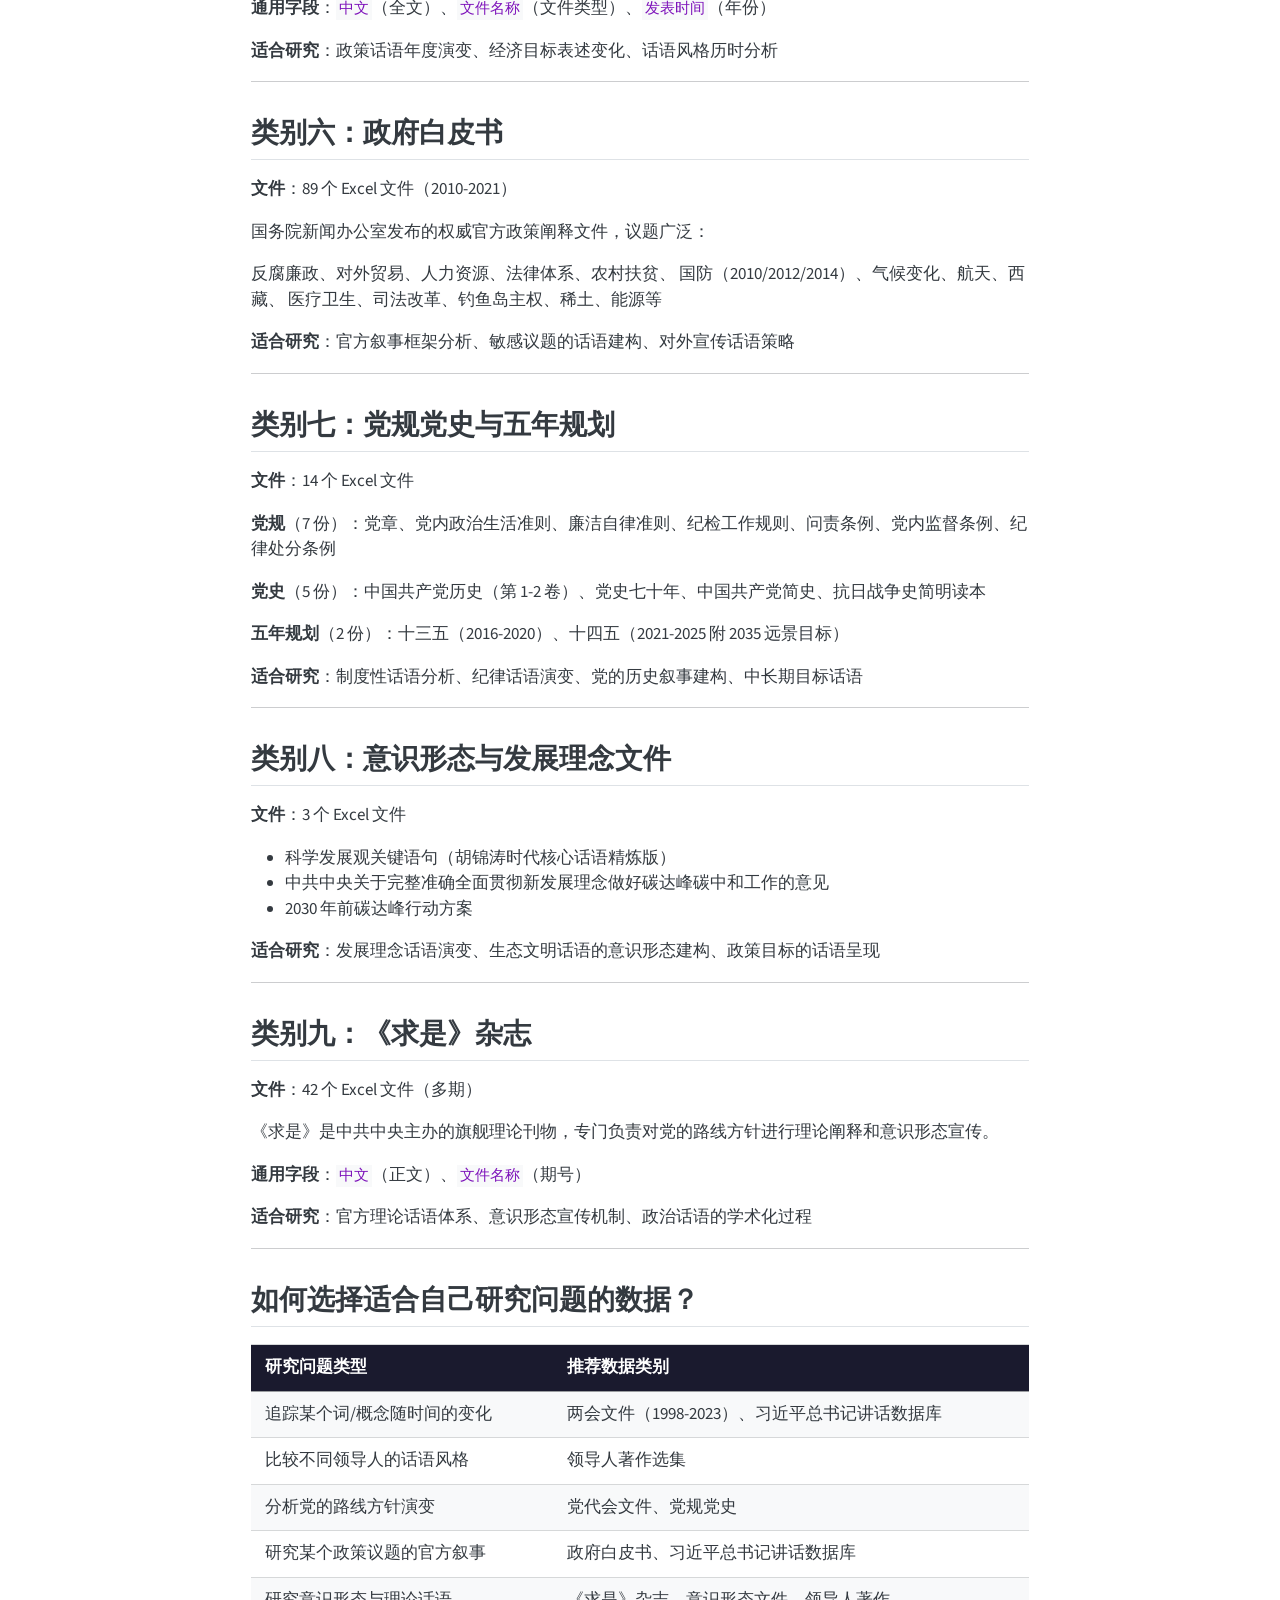
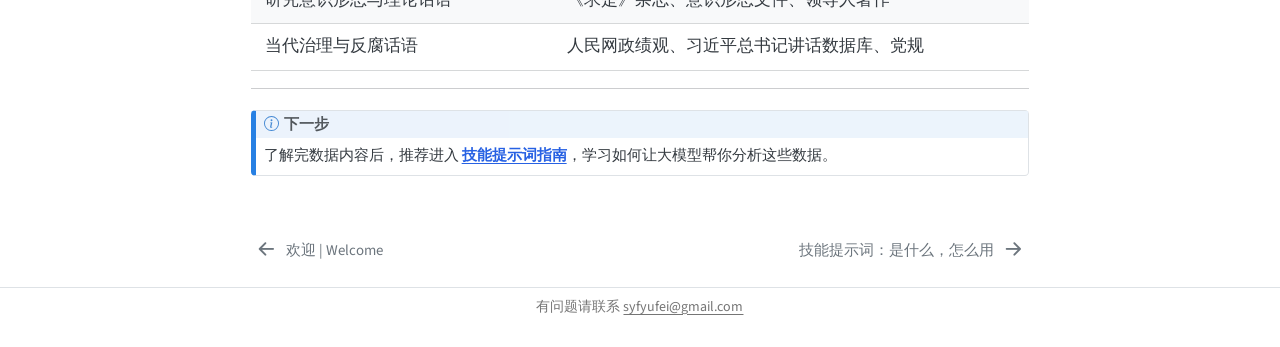
<file: overview.html>
<!DOCTYPE html>
<html xmlns="http://www.w3.org/1999/xhtml" lang="zh-Hans" xml:lang="zh-Hans"><head>

<meta charset="utf-8">
<meta name="generator" content="quarto-1.6.39">

<meta name="viewport" content="width=device-width, initial-scale=1.0, user-scalable=yes">


<title>数据集概览 – 国家话语数据集使用手册</title>
<style>
code{white-space: pre-wrap;}
span.smallcaps{font-variant: small-caps;}
div.columns{display: flex; gap: min(4vw, 1.5em);}
div.column{flex: auto; overflow-x: auto;}
div.hanging-indent{margin-left: 1.5em; text-indent: -1.5em;}
ul.task-list{list-style: none;}
ul.task-list li input[type="checkbox"] {
  width: 0.8em;
  margin: 0 0.8em 0.2em -1em; /* quarto-specific, see https://github.com/quarto-dev/quarto-cli/issues/4556 */ 
  vertical-align: middle;
}
</style>


<script src="site_libs/quarto-nav/quarto-nav.js"></script>
<script src="site_libs/quarto-nav/headroom.min.js"></script>
<script src="site_libs/clipboard/clipboard.min.js"></script>
<script src="site_libs/quarto-search/autocomplete.umd.js"></script>
<script src="site_libs/quarto-search/fuse.min.js"></script>
<script src="site_libs/quarto-search/quarto-search.js"></script>
<meta name="quarto:offset" content="./">
<link href="./skills-intro.html" rel="next">
<link href="./index.html" rel="prev">
<script src="site_libs/quarto-html/quarto.js"></script>
<script src="site_libs/quarto-html/popper.min.js"></script>
<script src="site_libs/quarto-html/tippy.umd.min.js"></script>
<script src="site_libs/quarto-html/anchor.min.js"></script>
<link href="site_libs/quarto-html/tippy.css" rel="stylesheet">
<link href="site_libs/quarto-html/quarto-syntax-highlighting-0626ff4d7a71b55c8707dcae1d04a9b6.css" rel="stylesheet" id="quarto-text-highlighting-styles">
<script src="site_libs/bootstrap/bootstrap.min.js"></script>
<link href="site_libs/bootstrap/bootstrap-icons.css" rel="stylesheet">
<link href="site_libs/bootstrap/bootstrap-0ec19632dd867d7d0ba6412ce1ceba2d.min.css" rel="stylesheet" append-hash="true" id="quarto-bootstrap" data-mode="light">
<script id="quarto-search-options" type="application/json">{
  "location": "sidebar",
  "copy-button": false,
  "collapse-after": 3,
  "panel-placement": "start",
  "type": "textbox",
  "limit": 50,
  "keyboard-shortcut": [
    "f",
    "/",
    "s"
  ],
  "show-item-context": false,
  "language": {
    "search-no-results-text": "没有结果",
    "search-matching-documents-text": "匹配的文档",
    "search-copy-link-title": "复制搜索链接",
    "search-hide-matches-text": "隐藏其它匹配结果",
    "search-more-match-text": "更多匹配结果",
    "search-more-matches-text": "更多匹配结果",
    "search-clear-button-title": "清除",
    "search-text-placeholder": "",
    "search-detached-cancel-button-title": "取消",
    "search-submit-button-title": "提交",
    "search-label": "搜索"
  }
}</script>
<style>html{ scroll-behavior: smooth; }</style>


</head>

<body class="nav-sidebar docked">

<div id="quarto-search-results"></div>
  <header id="quarto-header" class="headroom fixed-top">
  <nav class="quarto-secondary-nav">
    <div class="container-fluid d-flex">
      <button type="button" class="quarto-btn-toggle btn" data-bs-toggle="collapse" role="button" data-bs-target=".quarto-sidebar-collapse-item" aria-controls="quarto-sidebar" aria-expanded="false" aria-label="展开或折叠侧边栏导航" onclick="if (window.quartoToggleHeadroom) { window.quartoToggleHeadroom(); }">
        <i class="bi bi-layout-text-sidebar-reverse"></i>
      </button>
        <nav class="quarto-page-breadcrumbs" aria-label="breadcrumb"><ol class="breadcrumb"><li class="breadcrumb-item"><a href="./overview.html"><span class="chapter-title">数据集概览</span></a></li></ol></nav>
        <a class="flex-grow-1" role="navigation" data-bs-toggle="collapse" data-bs-target=".quarto-sidebar-collapse-item" aria-controls="quarto-sidebar" aria-expanded="false" aria-label="展开或折叠侧边栏导航" onclick="if (window.quartoToggleHeadroom) { window.quartoToggleHeadroom(); }">      
        </a>
      <button type="button" class="btn quarto-search-button" aria-label="搜索" onclick="window.quartoOpenSearch();">
        <i class="bi bi-search"></i>
      </button>
    </div>
  </nav>
</header>
<!-- content -->
<div id="quarto-content" class="quarto-container page-columns page-rows-contents page-layout-article">
<!-- sidebar -->
  <nav id="quarto-sidebar" class="sidebar collapse collapse-horizontal quarto-sidebar-collapse-item sidebar-navigation docked overflow-auto">
    <div class="pt-lg-2 mt-2 text-left sidebar-header">
    <div class="sidebar-title mb-0 py-0">
      <a href="./">国家话语数据集使用手册</a> 
        <div class="sidebar-tools-main">
    <a href="https://github.com/syfyufei/state-discourse-search" title="Source Code" class="quarto-navigation-tool px-1" aria-label="Source Code"><i class="bi bi-github"></i></a>
</div>
    </div>
      </div>
        <div class="mt-2 flex-shrink-0 align-items-center">
        <div class="sidebar-search">
        <div id="quarto-search" class="" title="搜索"></div>
        </div>
        </div>
    <div class="sidebar-menu-container"> 
    <ul class="list-unstyled mt-1">
        <li class="sidebar-item">
  <div class="sidebar-item-container"> 
  <a href="./index.html" class="sidebar-item-text sidebar-link"><span class="chapter-title">欢迎 | Welcome</span></a>
  </div>
</li>
        <li class="sidebar-item">
  <div class="sidebar-item-container"> 
  <a href="./overview.html" class="sidebar-item-text sidebar-link active"><span class="chapter-title">数据集概览</span></a>
  </div>
</li>
        <li class="sidebar-item sidebar-item-section">
      <div class="sidebar-item-container"> 
            <a class="sidebar-item-text sidebar-link text-start" data-bs-toggle="collapse" data-bs-target="#quarto-sidebar-section-1" role="navigation" aria-expanded="true">
 <span class="menu-text">技能提示词指南</span></a>
          <a class="sidebar-item-toggle text-start" data-bs-toggle="collapse" data-bs-target="#quarto-sidebar-section-1" role="navigation" aria-expanded="true" aria-label="展开或折叠此栏">
            <i class="bi bi-chevron-right ms-2"></i>
          </a> 
      </div>
      <ul id="quarto-sidebar-section-1" class="collapse list-unstyled sidebar-section depth1 show">  
          <li class="sidebar-item">
  <div class="sidebar-item-container"> 
  <a href="./skills-intro.html" class="sidebar-item-text sidebar-link"><span class="chapter-title">技能提示词：是什么，怎么用</span></a>
  </div>
</li>
          <li class="sidebar-item">
  <div class="sidebar-item-container"> 
  <a href="./skills-general.html" class="sidebar-item-text sidebar-link"><span class="chapter-title">通用技能：skill_general</span></a>
  </div>
</li>
          <li class="sidebar-item">
  <div class="sidebar-item-container"> 
  <a href="./skills-policy.html" class="sidebar-item-text sidebar-link"><span class="chapter-title">政策话语演变：skill_policy</span></a>
  </div>
</li>
          <li class="sidebar-item">
  <div class="sidebar-item-container"> 
  <a href="./skills-ideology.html" class="sidebar-item-text sidebar-link"><span class="chapter-title">意识形态比较：skill_ideology</span></a>
  </div>
</li>
          <li class="sidebar-item">
  <div class="sidebar-item-container"> 
  <a href="./skills-codewriter.html" class="sidebar-item-text sidebar-link"><span class="chapter-title">代码生成：skill_codewriter</span></a>
  </div>
</li>
      </ul>
  </li>
        <li class="sidebar-item">
  <div class="sidebar-item-container"> 
  <a href="./search-guide.html" class="sidebar-item-text sidebar-link"><span class="chapter-title">语料搜索系统</span></a>
  </div>
</li>
        <li class="sidebar-item">
  <div class="sidebar-item-container"> 
  <a href="./scripts-guide.html" class="sidebar-item-text sidebar-link"><span class="chapter-title">数据加载脚本</span></a>
  </div>
</li>
    </ul>
    </div>
</nav>
<div id="quarto-sidebar-glass" class="quarto-sidebar-collapse-item" data-bs-toggle="collapse" data-bs-target=".quarto-sidebar-collapse-item"></div>
<!-- margin-sidebar -->
    <div id="quarto-margin-sidebar" class="sidebar margin-sidebar">
        <nav id="TOC" role="doc-toc" class="toc-active">
    <h2 id="toc-title">本页目录</h2>
   
  <ul>
  <li><a href="#overview-stats" id="toc-overview-stats" class="nav-link active" data-scroll-target="#overview-stats">总体规模</a></li>
  <li><a href="#xi-speeches" id="toc-xi-speeches" class="nav-link" data-scroll-target="#xi-speeches">类别一：习近平系列重要讲话数据库</a></li>
  <li><a href="#rmrb" id="toc-rmrb" class="nav-link" data-scroll-target="#rmrb">类别二：人民网政绩观专题文章</a></li>
  <li><a href="#leaders" id="toc-leaders" class="nav-link" data-scroll-target="#leaders">类别三：领导人著作选集</a></li>
  <li><a href="#congress" id="toc-congress" class="nav-link" data-scroll-target="#congress">类别四：全国党代会文件</a></li>
  <li><a href="#npc" id="toc-npc" class="nav-link" data-scroll-target="#npc">类别五：全国两会文件</a></li>
  <li><a href="#whitepaper" id="toc-whitepaper" class="nav-link" data-scroll-target="#whitepaper">类别六：政府白皮书</a></li>
  <li><a href="#party-rules" id="toc-party-rules" class="nav-link" data-scroll-target="#party-rules">类别七：党规党史与五年规划</a></li>
  <li><a href="#ideology" id="toc-ideology" class="nav-link" data-scroll-target="#ideology">类别八：意识形态与发展理念文件</a></li>
  <li><a href="#qiushi" id="toc-qiushi" class="nav-link" data-scroll-target="#qiushi">类别九：《求是》杂志</a></li>
  <li><a href="#choose-data" id="toc-choose-data" class="nav-link" data-scroll-target="#choose-data">如何选择适合自己研究问题的数据？</a></li>
  </ul>
<div class="toc-actions"><ul><li><a href="https://github.com/syfyufei/state-discourse-search/issues/new" class="toc-action"><i class="bi bi-github"></i>反馈问题</a></li></ul></div></nav>
    </div>
<!-- main -->
<main class="content" id="quarto-document-content">

<header id="title-block-header" class="quarto-title-block default">
<div class="quarto-title">
<h1 class="title"><span class="chapter-title">数据集概览</span></h1>
<p class="subtitle lead">Dataset Overview — What’s Inside</p>
</div>



<div class="quarto-title-meta">

    
  
    
  </div>
  


</header>


<blockquote class="blockquote">
<p>本章介绍数据集中九大类别的具体内容、字段说明和适用研究方向。</p>
</blockquote>
<hr>
<section id="overview-stats" class="level2">
<h2 class="anchored" data-anchor-id="overview-stats">总体规模</h2>
<table class="caption-top table">
<thead>
<tr class="header">
<th>指标</th>
<th>数值</th>
</tr>
</thead>
<tbody>
<tr class="odd">
<td>总文件数</td>
<td>311 个（308 个 Excel + 2 个 CSV）</td>
</tr>
<tr class="even">
<td>总体量</td>
<td>约 47.5 MB</td>
</tr>
<tr class="odd">
<td>时间跨度</td>
<td>1950 年代 — 2026 年</td>
</tr>
<tr class="even">
<td>语言</td>
<td>中文</td>
</tr>
</tbody>
</table>
<hr>
</section>
<section id="xi-speeches" class="level2">
<h2 class="anchored" data-anchor-id="xi-speeches">类别一：习近平系列重要讲话数据库</h2>
<p><strong>文件</strong>：<code>习近平系列重要讲话数据库.csv</code> <strong>规模</strong>：48,610 条记录</p>
<p>这是数据集中<strong>规模最大、结构最规整</strong>的数据，以 CSV 格式存储，每行对应一篇讲话或文章。</p>
<table class="caption-top table">
<thead>
<tr class="header">
<th>字段名</th>
<th>说明</th>
</tr>
</thead>
<tbody>
<tr class="odd">
<td><code>标题</code></td>
<td>讲话或文章的标题</td>
</tr>
<tr class="even">
<td><code>中文</code></td>
<td>正文全文</td>
</tr>
<tr class="odd">
<td><code>发布时间</code></td>
<td>发布日期</td>
</tr>
<tr class="even">
<td><code>字段</code></td>
<td>主题领域分类（如：经济、外交、党建）</td>
</tr>
<tr class="odd">
<td><code>标题链接</code></td>
<td>原文网址</td>
</tr>
</tbody>
</table>
<p><strong>适合研究</strong>：习近平执政话语特征、特定议题（经济/外交/反腐/生态）关键词频次、话语风格演变</p>
<hr>
</section>
<section id="rmrb" class="level2">
<h2 class="anchored" data-anchor-id="rmrb">类别二：人民网政绩观专题文章</h2>
<p><strong>文件</strong>：<code>人民网_政绩观.csv</code> <strong>规模</strong>：194 条记录（2025-2026 年）</p>
<p>《人民日报》专题报道，聚焦「正确政绩观」这一近期核心话语。</p>
<table class="caption-top table">
<thead>
<tr class="header">
<th>字段名</th>
<th>说明</th>
</tr>
</thead>
<tbody>
<tr class="odd">
<td><code>title</code></td>
<td>文章标题</td>
</tr>
<tr class="even">
<td><code>full_text</code></td>
<td>正文全文</td>
</tr>
<tr class="odd">
<td><code>date</code></td>
<td>发布日期</td>
</tr>
<tr class="even">
<td><code>source</code></td>
<td>来源（人民日报等）</td>
</tr>
<tr class="odd">
<td><code>snippet</code></td>
<td>摘要</td>
</tr>
<tr class="even">
<td><code>url</code></td>
<td>原文链接</td>
</tr>
</tbody>
</table>
<p><strong>适合研究</strong>：当代党政绩效评价话语、反腐廉政叙事、地方治理话语</p>
<hr>
</section>
<section id="leaders" class="level2">
<h2 class="anchored" data-anchor-id="leaders">类别三：领导人著作选集</h2>
<p><strong>文件</strong>：32 个 Excel 文件，共 25+ 卷</p>
<p>跨越七十余年的领导人著作，是做<strong>跨时期话语比较</strong>的核心数据来源。</p>
<table class="caption-top table">
<colgroup>
<col style="width: 34%">
<col style="width: 26%">
<col style="width: 39%">
</colgroup>
<thead>
<tr class="header">
<th>领导人</th>
<th>文本</th>
<th>大致时代</th>
</tr>
</thead>
<tbody>
<tr class="odd">
<td>毛泽东</td>
<td>毛泽东选集（第 1-5 卷）</td>
<td>1920s-1970s</td>
</tr>
<tr class="even">
<td>刘少奇</td>
<td>刘少奇选集（上下册）</td>
<td>1940s-1960s</td>
</tr>
<tr class="odd">
<td>周恩来</td>
<td>周恩来选集（上下册）</td>
<td>1940s-1970s</td>
</tr>
<tr class="even">
<td>朱德</td>
<td>朱德选集</td>
<td>1920s-1970s</td>
</tr>
<tr class="odd">
<td>陈云</td>
<td>陈云文选（第 1-3 卷）</td>
<td>1950s-1980s</td>
</tr>
<tr class="even">
<td>邓小平</td>
<td>邓小平文选（第 1-3 卷）</td>
<td>1950s-1990s</td>
</tr>
<tr class="odd">
<td>江泽民</td>
<td>江泽民文选（第 1-3 卷）</td>
<td>1989-2002</td>
</tr>
<tr class="even">
<td>习近平</td>
<td>习近平谈治国理政（第 1-3 卷）</td>
<td>2012-</td>
</tr>
<tr class="odd">
<td>习近平</td>
<td>习近平论述摘编（深化改革 / 中国梦 / 新冠与经济 / 法治 / 反腐 / 人权）</td>
<td>2012-</td>
</tr>
</tbody>
</table>
<p><strong>通用字段</strong>：<code>中文</code>（正文全文）、<code>书名</code>（来源卷册）</p>
<p><strong>适合研究</strong>：跨领导人话语比较、意识形态演变谱系、特定概念（改革/法治/民主/人权）的话语建构</p>
<hr>
</section>
<section id="congress" class="level2">
<h2 class="anchored" data-anchor-id="congress">类别四：全国党代会文件</h2>
<p><strong>文件</strong>：39 个 Excel 文件</p>
<table class="caption-top table">
<thead>
<tr class="header">
<th>会议</th>
<th>时间</th>
<th>主要文件类型</th>
</tr>
</thead>
<tbody>
<tr class="odd">
<td>十六大</td>
<td>2002</td>
<td>政治报告、纪检报告、党章修正案</td>
</tr>
<tr class="even">
<td>十七大</td>
<td>2007</td>
<td>政治报告、纪检报告、党章修正案</td>
</tr>
<tr class="odd">
<td>十八大</td>
<td>2012</td>
<td>政治报告</td>
</tr>
<tr class="even">
<td>十九大</td>
<td>2017</td>
<td>政治报告、纪检报告、党章修正案</td>
</tr>
<tr class="odd">
<td>十八届各全会</td>
<td>2014-2016</td>
<td>公报、决定、准则</td>
</tr>
<tr class="even">
<td>十九届各全会</td>
<td>2020-2021</td>
<td>公报、决议</td>
</tr>
</tbody>
</table>
<p><strong>通用字段</strong>：<code>中文</code>（全文）、<code>文件名称</code>（文件类型）</p>
<p><strong>适合研究</strong>：路线方针五年演变、党建话语制度化、重大政治转向的话语分析</p>
<hr>
</section>
<section id="npc" class="level2">
<h2 class="anchored" data-anchor-id="npc">类别五：全国两会文件</h2>
<p><strong>文件</strong>：130 个 Excel 文件（1998-2023，<strong>连续 26 年</strong>）</p>
<p>这是整个数据集中<strong>时间序列最完整</strong>的部分，每年五份核心文件：</p>
<ul>
<li>政府工作报告</li>
<li>国民经济和社会发展计划报告</li>
<li>中央财政预算报告</li>
<li>全国人大常委会工作报告</li>
<li>全国政协工作报告</li>
</ul>
<p><strong>通用字段</strong>：<code>中文</code>（全文）、<code>文件名称</code>（文件类型）、<code>发表时间</code>（年份）</p>
<p><strong>适合研究</strong>：政策话语年度演变、经济目标表述变化、话语风格历时分析</p>
<hr>
</section>
<section id="whitepaper" class="level2">
<h2 class="anchored" data-anchor-id="whitepaper">类别六：政府白皮书</h2>
<p><strong>文件</strong>：89 个 Excel 文件（2010-2021）</p>
<p>国务院新闻办公室发布的权威官方政策阐释文件，议题广泛：</p>
<p>反腐廉政、对外贸易、人力资源、法律体系、农村扶贫、 国防（2010/2012/2014）、气候变化、航天、西藏、 医疗卫生、司法改革、钓鱼岛主权、稀土、能源等</p>
<p><strong>适合研究</strong>：官方叙事框架分析、敏感议题的话语建构、对外宣传话语策略</p>
<hr>
</section>
<section id="party-rules" class="level2">
<h2 class="anchored" data-anchor-id="party-rules">类别七：党规党史与五年规划</h2>
<p><strong>文件</strong>：14 个 Excel 文件</p>
<p><strong>党规</strong>（7 份）：党章、党内政治生活准则、廉洁自律准则、纪检工作规则、问责条例、党内监督条例、纪律处分条例</p>
<p><strong>党史</strong>（5 份）：中国共产党历史（第 1-2 卷）、党史七十年、中国共产党简史、抗日战争史简明读本</p>
<p><strong>五年规划</strong>（2 份）：十三五（2016-2020）、十四五（2021-2025 附 2035 远景目标）</p>
<p><strong>适合研究</strong>：制度性话语分析、纪律话语演变、党的历史叙事建构、中长期目标话语</p>
<hr>
</section>
<section id="ideology" class="level2">
<h2 class="anchored" data-anchor-id="ideology">类别八：意识形态与发展理念文件</h2>
<p><strong>文件</strong>：3 个 Excel 文件</p>
<ul>
<li>科学发展观关键语句（胡锦涛时代核心话语精炼版）</li>
<li>中共中央关于完整准确全面贯彻新发展理念做好碳达峰碳中和工作的意见</li>
<li>2030 年前碳达峰行动方案</li>
</ul>
<p><strong>适合研究</strong>：发展理念话语演变、生态文明话语的意识形态建构、政策目标的话语呈现</p>
<hr>
</section>
<section id="qiushi" class="level2">
<h2 class="anchored" data-anchor-id="qiushi">类别九：《求是》杂志</h2>
<p><strong>文件</strong>：42 个 Excel 文件（多期）</p>
<p>《求是》是中共中央主办的旗舰理论刊物，专门负责对党的路线方针进行理论阐释和意识形态宣传。</p>
<p><strong>通用字段</strong>：<code>中文</code>（正文）、<code>文件名称</code>（期号）</p>
<p><strong>适合研究</strong>：官方理论话语体系、意识形态宣传机制、政治话语的学术化过程</p>
<hr>
</section>
<section id="choose-data" class="level2">
<h2 class="anchored" data-anchor-id="choose-data">如何选择适合自己研究问题的数据？</h2>
<table class="caption-top table" data-quarto-postprocess="true">
<thead>
<tr class="header" style="background:#1a1a2e; color:#fff;">
<th data-quarto-table-cell-role="th" style="text-align: left; padding: 10px 14px;">研究问题类型</th>
<th data-quarto-table-cell-role="th" style="text-align: left; padding: 10px 14px;">推荐数据类别</th>
</tr>
</thead>
<tbody>
<tr class="odd" style="background:#f8f9fa;">
<td style="padding: 10px 14px">追踪某个词/概念随时间的变化</td>
<td style="padding: 10px 14px">两会文件（1998-2023）、习近平总书记讲话数据库</td>
</tr>
<tr class="even">
<td style="padding: 10px 14px">比较不同领导人的话语风格</td>
<td style="padding: 10px 14px">领导人著作选集</td>
</tr>
<tr class="odd" style="background:#f8f9fa;">
<td style="padding: 10px 14px">分析党的路线方针演变</td>
<td style="padding: 10px 14px">党代会文件、党规党史</td>
</tr>
<tr class="even">
<td style="padding: 10px 14px">研究某个政策议题的官方叙事</td>
<td style="padding: 10px 14px">政府白皮书、习近平总书记讲话数据库</td>
</tr>
<tr class="odd" style="background:#f8f9fa;">
<td style="padding: 10px 14px">研究意识形态与理论话语</td>
<td style="padding: 10px 14px">《求是》杂志、意识形态文件、领导人著作</td>
</tr>
<tr class="even">
<td style="padding: 10px 14px">当代治理与反腐话语</td>
<td style="padding: 10px 14px">人民网政绩观、习近平总书记讲话数据库、党规</td>
</tr>
</tbody>
</table>
<hr>
<div class="callout callout-style-default callout-note callout-titled">
<div class="callout-header d-flex align-content-center">
<div class="callout-icon-container">
<i class="callout-icon"></i>
</div>
<div class="callout-title-container flex-fill">
下一步
</div>
</div>
<div class="callout-body-container callout-body">
<p>了解完数据内容后，推荐进入 <a href="./skills-intro.html"><strong>技能提示词指南</strong></a>，学习如何让大模型帮你分析这些数据。</p>
</div>
</div>


</section>

</main> <!-- /main -->
<script id="quarto-html-after-body" type="application/javascript">
window.document.addEventListener("DOMContentLoaded", function (event) {
  const toggleBodyColorMode = (bsSheetEl) => {
    const mode = bsSheetEl.getAttribute("data-mode");
    const bodyEl = window.document.querySelector("body");
    if (mode === "dark") {
      bodyEl.classList.add("quarto-dark");
      bodyEl.classList.remove("quarto-light");
    } else {
      bodyEl.classList.add("quarto-light");
      bodyEl.classList.remove("quarto-dark");
    }
  }
  const toggleBodyColorPrimary = () => {
    const bsSheetEl = window.document.querySelector("link#quarto-bootstrap");
    if (bsSheetEl) {
      toggleBodyColorMode(bsSheetEl);
    }
  }
  toggleBodyColorPrimary();  
  const icon = "";
  const anchorJS = new window.AnchorJS();
  anchorJS.options = {
    placement: 'right',
    icon: icon
  };
  anchorJS.add('.anchored');
  const isCodeAnnotation = (el) => {
    for (const clz of el.classList) {
      if (clz.startsWith('code-annotation-')) {                     
        return true;
      }
    }
    return false;
  }
  const onCopySuccess = function(e) {
    // button target
    const button = e.trigger;
    // don't keep focus
    button.blur();
    // flash "checked"
    button.classList.add('code-copy-button-checked');
    var currentTitle = button.getAttribute("title");
    button.setAttribute("title", "已复制");
    let tooltip;
    if (window.bootstrap) {
      button.setAttribute("data-bs-toggle", "tooltip");
      button.setAttribute("data-bs-placement", "left");
      button.setAttribute("data-bs-title", "已复制");
      tooltip = new bootstrap.Tooltip(button, 
        { trigger: "manual", 
          customClass: "code-copy-button-tooltip",
          offset: [0, -8]});
      tooltip.show();    
    }
    setTimeout(function() {
      if (tooltip) {
        tooltip.hide();
        button.removeAttribute("data-bs-title");
        button.removeAttribute("data-bs-toggle");
        button.removeAttribute("data-bs-placement");
      }
      button.setAttribute("title", currentTitle);
      button.classList.remove('code-copy-button-checked');
    }, 1000);
    // clear code selection
    e.clearSelection();
  }
  const getTextToCopy = function(trigger) {
      const codeEl = trigger.previousElementSibling.cloneNode(true);
      for (const childEl of codeEl.children) {
        if (isCodeAnnotation(childEl)) {
          childEl.remove();
        }
      }
      return codeEl.innerText;
  }
  const clipboard = new window.ClipboardJS('.code-copy-button:not([data-in-quarto-modal])', {
    text: getTextToCopy
  });
  clipboard.on('success', onCopySuccess);
  if (window.document.getElementById('quarto-embedded-source-code-modal')) {
    const clipboardModal = new window.ClipboardJS('.code-copy-button[data-in-quarto-modal]', {
      text: getTextToCopy,
      container: window.document.getElementById('quarto-embedded-source-code-modal')
    });
    clipboardModal.on('success', onCopySuccess);
  }
    var localhostRegex = new RegExp(/^(?:http|https):\/\/localhost\:?[0-9]*\//);
    var mailtoRegex = new RegExp(/^mailto:/);
      var filterRegex = new RegExp('/' + window.location.host + '/');
    var isInternal = (href) => {
        return filterRegex.test(href) || localhostRegex.test(href) || mailtoRegex.test(href);
    }
    // Inspect non-navigation links and adorn them if external
 	var links = window.document.querySelectorAll('a[href]:not(.nav-link):not(.navbar-brand):not(.toc-action):not(.sidebar-link):not(.sidebar-item-toggle):not(.pagination-link):not(.no-external):not([aria-hidden]):not(.dropdown-item):not(.quarto-navigation-tool):not(.about-link)');
    for (var i=0; i<links.length; i++) {
      const link = links[i];
      if (!isInternal(link.href)) {
        // undo the damage that might have been done by quarto-nav.js in the case of
        // links that we want to consider external
        if (link.dataset.originalHref !== undefined) {
          link.href = link.dataset.originalHref;
        }
      }
    }
  function tippyHover(el, contentFn, onTriggerFn, onUntriggerFn) {
    const config = {
      allowHTML: true,
      maxWidth: 500,
      delay: 100,
      arrow: false,
      appendTo: function(el) {
          return el.parentElement;
      },
      interactive: true,
      interactiveBorder: 10,
      theme: 'quarto',
      placement: 'bottom-start',
    };
    if (contentFn) {
      config.content = contentFn;
    }
    if (onTriggerFn) {
      config.onTrigger = onTriggerFn;
    }
    if (onUntriggerFn) {
      config.onUntrigger = onUntriggerFn;
    }
    window.tippy(el, config); 
  }
  const noterefs = window.document.querySelectorAll('a[role="doc-noteref"]');
  for (var i=0; i<noterefs.length; i++) {
    const ref = noterefs[i];
    tippyHover(ref, function() {
      // use id or data attribute instead here
      let href = ref.getAttribute('data-footnote-href') || ref.getAttribute('href');
      try { href = new URL(href).hash; } catch {}
      const id = href.replace(/^#\/?/, "");
      const note = window.document.getElementById(id);
      if (note) {
        return note.innerHTML;
      } else {
        return "";
      }
    });
  }
  const xrefs = window.document.querySelectorAll('a.quarto-xref');
  const processXRef = (id, note) => {
    // Strip column container classes
    const stripColumnClz = (el) => {
      el.classList.remove("page-full", "page-columns");
      if (el.children) {
        for (const child of el.children) {
          stripColumnClz(child);
        }
      }
    }
    stripColumnClz(note)
    if (id === null || id.startsWith('sec-')) {
      // Special case sections, only their first couple elements
      const container = document.createElement("div");
      if (note.children && note.children.length > 2) {
        container.appendChild(note.children[0].cloneNode(true));
        for (let i = 1; i < note.children.length; i++) {
          const child = note.children[i];
          if (child.tagName === "P" && child.innerText === "") {
            continue;
          } else {
            container.appendChild(child.cloneNode(true));
            break;
          }
        }
        if (window.Quarto?.typesetMath) {
          window.Quarto.typesetMath(container);
        }
        return container.innerHTML
      } else {
        if (window.Quarto?.typesetMath) {
          window.Quarto.typesetMath(note);
        }
        return note.innerHTML;
      }
    } else {
      // Remove any anchor links if they are present
      const anchorLink = note.querySelector('a.anchorjs-link');
      if (anchorLink) {
        anchorLink.remove();
      }
      if (window.Quarto?.typesetMath) {
        window.Quarto.typesetMath(note);
      }
      if (note.classList.contains("callout")) {
        return note.outerHTML;
      } else {
        return note.innerHTML;
      }
    }
  }
  for (var i=0; i<xrefs.length; i++) {
    const xref = xrefs[i];
    tippyHover(xref, undefined, function(instance) {
      instance.disable();
      let url = xref.getAttribute('href');
      let hash = undefined; 
      if (url.startsWith('#')) {
        hash = url;
      } else {
        try { hash = new URL(url).hash; } catch {}
      }
      if (hash) {
        const id = hash.replace(/^#\/?/, "");
        const note = window.document.getElementById(id);
        if (note !== null) {
          try {
            const html = processXRef(id, note.cloneNode(true));
            instance.setContent(html);
          } finally {
            instance.enable();
            instance.show();
          }
        } else {
          // See if we can fetch this
          fetch(url.split('#')[0])
          .then(res => res.text())
          .then(html => {
            const parser = new DOMParser();
            const htmlDoc = parser.parseFromString(html, "text/html");
            const note = htmlDoc.getElementById(id);
            if (note !== null) {
              const html = processXRef(id, note);
              instance.setContent(html);
            } 
          }).finally(() => {
            instance.enable();
            instance.show();
          });
        }
      } else {
        // See if we can fetch a full url (with no hash to target)
        // This is a special case and we should probably do some content thinning / targeting
        fetch(url)
        .then(res => res.text())
        .then(html => {
          const parser = new DOMParser();
          const htmlDoc = parser.parseFromString(html, "text/html");
          const note = htmlDoc.querySelector('main.content');
          if (note !== null) {
            // This should only happen for chapter cross references
            // (since there is no id in the URL)
            // remove the first header
            if (note.children.length > 0 && note.children[0].tagName === "HEADER") {
              note.children[0].remove();
            }
            const html = processXRef(null, note);
            instance.setContent(html);
          } 
        }).finally(() => {
          instance.enable();
          instance.show();
        });
      }
    }, function(instance) {
    });
  }
      let selectedAnnoteEl;
      const selectorForAnnotation = ( cell, annotation) => {
        let cellAttr = 'data-code-cell="' + cell + '"';
        let lineAttr = 'data-code-annotation="' +  annotation + '"';
        const selector = 'span[' + cellAttr + '][' + lineAttr + ']';
        return selector;
      }
      const selectCodeLines = (annoteEl) => {
        const doc = window.document;
        const targetCell = annoteEl.getAttribute("data-target-cell");
        const targetAnnotation = annoteEl.getAttribute("data-target-annotation");
        const annoteSpan = window.document.querySelector(selectorForAnnotation(targetCell, targetAnnotation));
        const lines = annoteSpan.getAttribute("data-code-lines").split(",");
        const lineIds = lines.map((line) => {
          return targetCell + "-" + line;
        })
        let top = null;
        let height = null;
        let parent = null;
        if (lineIds.length > 0) {
            //compute the position of the single el (top and bottom and make a div)
            const el = window.document.getElementById(lineIds[0]);
            top = el.offsetTop;
            height = el.offsetHeight;
            parent = el.parentElement.parentElement;
          if (lineIds.length > 1) {
            const lastEl = window.document.getElementById(lineIds[lineIds.length - 1]);
            const bottom = lastEl.offsetTop + lastEl.offsetHeight;
            height = bottom - top;
          }
          if (top !== null && height !== null && parent !== null) {
            // cook up a div (if necessary) and position it 
            let div = window.document.getElementById("code-annotation-line-highlight");
            if (div === null) {
              div = window.document.createElement("div");
              div.setAttribute("id", "code-annotation-line-highlight");
              div.style.position = 'absolute';
              parent.appendChild(div);
            }
            div.style.top = top - 2 + "px";
            div.style.height = height + 4 + "px";
            div.style.left = 0;
            let gutterDiv = window.document.getElementById("code-annotation-line-highlight-gutter");
            if (gutterDiv === null) {
              gutterDiv = window.document.createElement("div");
              gutterDiv.setAttribute("id", "code-annotation-line-highlight-gutter");
              gutterDiv.style.position = 'absolute';
              const codeCell = window.document.getElementById(targetCell);
              const gutter = codeCell.querySelector('.code-annotation-gutter');
              gutter.appendChild(gutterDiv);
            }
            gutterDiv.style.top = top - 2 + "px";
            gutterDiv.style.height = height + 4 + "px";
          }
          selectedAnnoteEl = annoteEl;
        }
      };
      const unselectCodeLines = () => {
        const elementsIds = ["code-annotation-line-highlight", "code-annotation-line-highlight-gutter"];
        elementsIds.forEach((elId) => {
          const div = window.document.getElementById(elId);
          if (div) {
            div.remove();
          }
        });
        selectedAnnoteEl = undefined;
      };
        // Handle positioning of the toggle
    window.addEventListener(
      "resize",
      throttle(() => {
        elRect = undefined;
        if (selectedAnnoteEl) {
          selectCodeLines(selectedAnnoteEl);
        }
      }, 10)
    );
    function throttle(fn, ms) {
    let throttle = false;
    let timer;
      return (...args) => {
        if(!throttle) { // first call gets through
            fn.apply(this, args);
            throttle = true;
        } else { // all the others get throttled
            if(timer) clearTimeout(timer); // cancel #2
            timer = setTimeout(() => {
              fn.apply(this, args);
              timer = throttle = false;
            }, ms);
        }
      };
    }
      // Attach click handler to the DT
      const annoteDls = window.document.querySelectorAll('dt[data-target-cell]');
      for (const annoteDlNode of annoteDls) {
        annoteDlNode.addEventListener('click', (event) => {
          const clickedEl = event.target;
          if (clickedEl !== selectedAnnoteEl) {
            unselectCodeLines();
            const activeEl = window.document.querySelector('dt[data-target-cell].code-annotation-active');
            if (activeEl) {
              activeEl.classList.remove('code-annotation-active');
            }
            selectCodeLines(clickedEl);
            clickedEl.classList.add('code-annotation-active');
          } else {
            // Unselect the line
            unselectCodeLines();
            clickedEl.classList.remove('code-annotation-active');
          }
        });
      }
  const findCites = (el) => {
    const parentEl = el.parentElement;
    if (parentEl) {
      const cites = parentEl.dataset.cites;
      if (cites) {
        return {
          el,
          cites: cites.split(' ')
        };
      } else {
        return findCites(el.parentElement)
      }
    } else {
      return undefined;
    }
  };
  var bibliorefs = window.document.querySelectorAll('a[role="doc-biblioref"]');
  for (var i=0; i<bibliorefs.length; i++) {
    const ref = bibliorefs[i];
    const citeInfo = findCites(ref);
    if (citeInfo) {
      tippyHover(citeInfo.el, function() {
        var popup = window.document.createElement('div');
        citeInfo.cites.forEach(function(cite) {
          var citeDiv = window.document.createElement('div');
          citeDiv.classList.add('hanging-indent');
          citeDiv.classList.add('csl-entry');
          var biblioDiv = window.document.getElementById('ref-' + cite);
          if (biblioDiv) {
            citeDiv.innerHTML = biblioDiv.innerHTML;
          }
          popup.appendChild(citeDiv);
        });
        return popup.innerHTML;
      });
    }
  }
});
</script>
<nav class="page-navigation">
  <div class="nav-page nav-page-previous">
      <a href="./index.html" class="pagination-link" aria-label="欢迎 | Welcome">
        <i class="bi bi-arrow-left-short"></i> <span class="nav-page-text"><span class="chapter-title">欢迎 | Welcome</span></span>
      </a>          
  </div>
  <div class="nav-page nav-page-next">
      <a href="./skills-intro.html" class="pagination-link" aria-label="技能提示词：是什么，怎么用">
        <span class="nav-page-text"><span class="chapter-title">技能提示词：是什么，怎么用</span></span> <i class="bi bi-arrow-right-short"></i>
      </a>
  </div>
</nav>
</div> <!-- /content -->
<footer class="footer">
  <div class="nav-footer">
    <div class="nav-footer-left">
      &nbsp;
    </div>   
    <div class="nav-footer-center">
<p>有问题请联系 <a href="mailto:syfyufei@gmail.com">syfyufei@gmail.com</a></p>
<div class="toc-actions d-sm-block d-md-none"><ul><li><a href="https://github.com/syfyufei/state-discourse-search/issues/new" class="toc-action"><i class="bi bi-github"></i>反馈问题</a></li></ul></div></div>
    <div class="nav-footer-right">
      &nbsp;
    </div>
  </div>
</footer>




<script src="site_libs/quarto-html/zenscroll-min.js"></script>
</body></html>
</file>
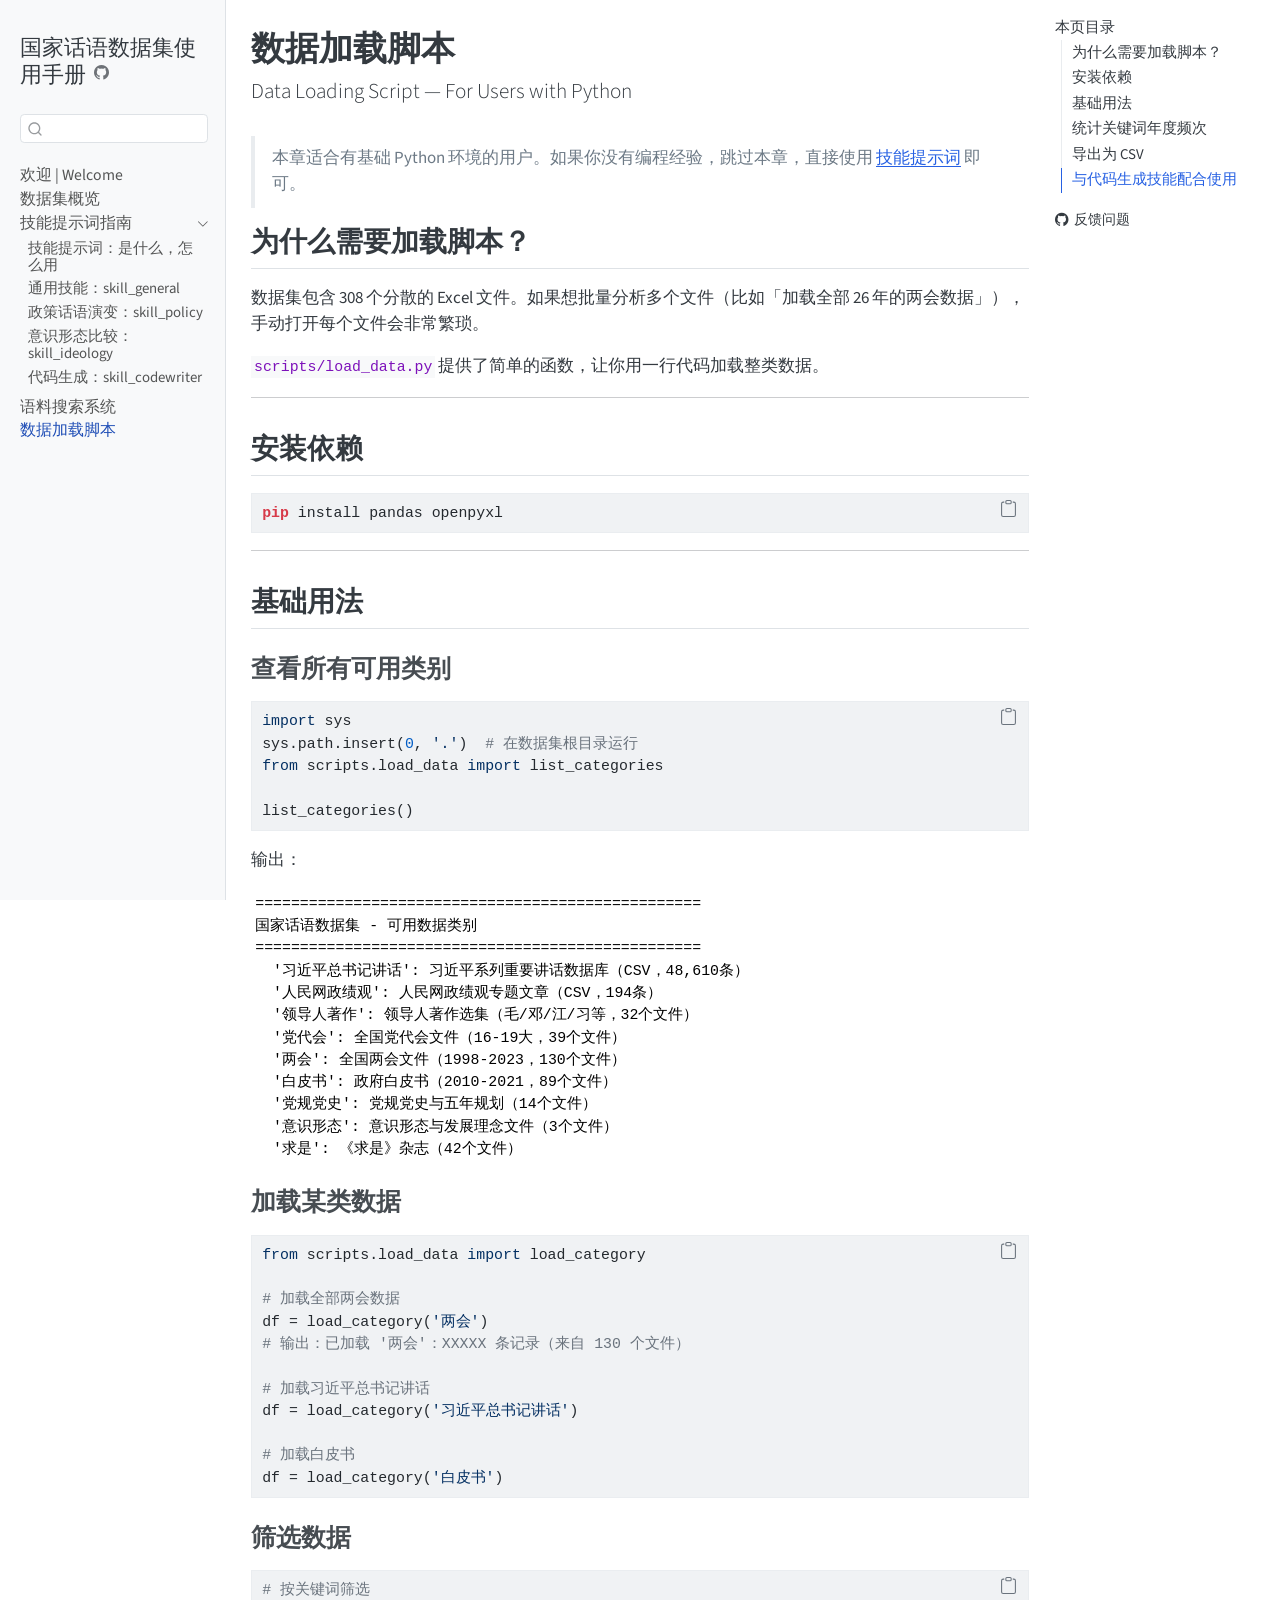
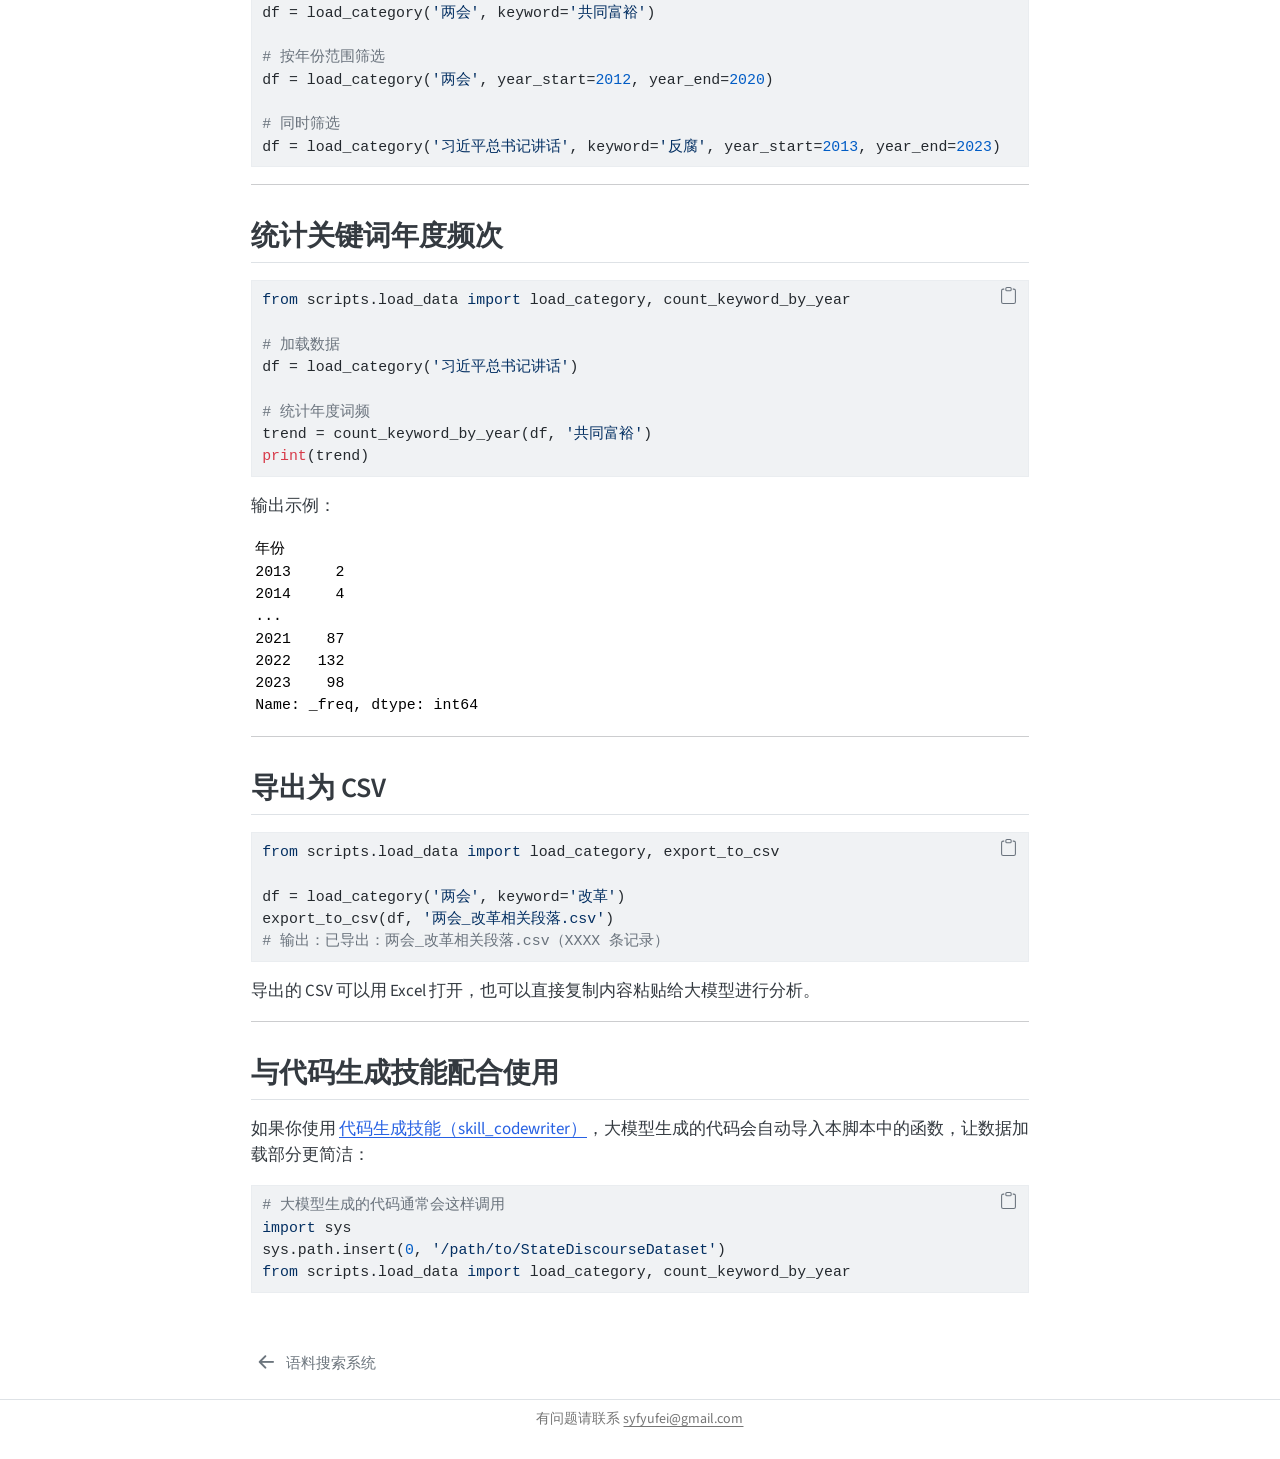
<file: scripts-guide.html>
<!DOCTYPE html>
<html xmlns="http://www.w3.org/1999/xhtml" lang="zh-Hans" xml:lang="zh-Hans"><head>

<meta charset="utf-8">
<meta name="generator" content="quarto-1.6.39">

<meta name="viewport" content="width=device-width, initial-scale=1.0, user-scalable=yes">


<title>数据加载脚本 – 国家话语数据集使用手册</title>
<style>
code{white-space: pre-wrap;}
span.smallcaps{font-variant: small-caps;}
div.columns{display: flex; gap: min(4vw, 1.5em);}
div.column{flex: auto; overflow-x: auto;}
div.hanging-indent{margin-left: 1.5em; text-indent: -1.5em;}
ul.task-list{list-style: none;}
ul.task-list li input[type="checkbox"] {
  width: 0.8em;
  margin: 0 0.8em 0.2em -1em; /* quarto-specific, see https://github.com/quarto-dev/quarto-cli/issues/4556 */ 
  vertical-align: middle;
}
/* CSS for syntax highlighting */
pre > code.sourceCode { white-space: pre; position: relative; }
pre > code.sourceCode > span { line-height: 1.25; }
pre > code.sourceCode > span:empty { height: 1.2em; }
.sourceCode { overflow: visible; }
code.sourceCode > span { color: inherit; text-decoration: inherit; }
div.sourceCode { margin: 1em 0; }
pre.sourceCode { margin: 0; }
@media screen {
div.sourceCode { overflow: auto; }
}
@media print {
pre > code.sourceCode { white-space: pre-wrap; }
pre > code.sourceCode > span { display: inline-block; text-indent: -5em; padding-left: 5em; }
}
pre.numberSource code
  { counter-reset: source-line 0; }
pre.numberSource code > span
  { position: relative; left: -4em; counter-increment: source-line; }
pre.numberSource code > span > a:first-child::before
  { content: counter(source-line);
    position: relative; left: -1em; text-align: right; vertical-align: baseline;
    border: none; display: inline-block;
    -webkit-touch-callout: none; -webkit-user-select: none;
    -khtml-user-select: none; -moz-user-select: none;
    -ms-user-select: none; user-select: none;
    padding: 0 4px; width: 4em;
  }
pre.numberSource { margin-left: 3em;  padding-left: 4px; }
div.sourceCode
  {   }
@media screen {
pre > code.sourceCode > span > a:first-child::before { text-decoration: underline; }
}
</style>


<script src="site_libs/quarto-nav/quarto-nav.js"></script>
<script src="site_libs/quarto-nav/headroom.min.js"></script>
<script src="site_libs/clipboard/clipboard.min.js"></script>
<script src="site_libs/quarto-search/autocomplete.umd.js"></script>
<script src="site_libs/quarto-search/fuse.min.js"></script>
<script src="site_libs/quarto-search/quarto-search.js"></script>
<meta name="quarto:offset" content="./">
<link href="./search-guide.html" rel="prev">
<script src="site_libs/quarto-html/quarto.js"></script>
<script src="site_libs/quarto-html/popper.min.js"></script>
<script src="site_libs/quarto-html/tippy.umd.min.js"></script>
<script src="site_libs/quarto-html/anchor.min.js"></script>
<link href="site_libs/quarto-html/tippy.css" rel="stylesheet">
<link href="site_libs/quarto-html/quarto-syntax-highlighting-0626ff4d7a71b55c8707dcae1d04a9b6.css" rel="stylesheet" id="quarto-text-highlighting-styles">
<script src="site_libs/bootstrap/bootstrap.min.js"></script>
<link href="site_libs/bootstrap/bootstrap-icons.css" rel="stylesheet">
<link href="site_libs/bootstrap/bootstrap-0ec19632dd867d7d0ba6412ce1ceba2d.min.css" rel="stylesheet" append-hash="true" id="quarto-bootstrap" data-mode="light">
<script id="quarto-search-options" type="application/json">{
  "location": "sidebar",
  "copy-button": false,
  "collapse-after": 3,
  "panel-placement": "start",
  "type": "textbox",
  "limit": 50,
  "keyboard-shortcut": [
    "f",
    "/",
    "s"
  ],
  "show-item-context": false,
  "language": {
    "search-no-results-text": "没有结果",
    "search-matching-documents-text": "匹配的文档",
    "search-copy-link-title": "复制搜索链接",
    "search-hide-matches-text": "隐藏其它匹配结果",
    "search-more-match-text": "更多匹配结果",
    "search-more-matches-text": "更多匹配结果",
    "search-clear-button-title": "清除",
    "search-text-placeholder": "",
    "search-detached-cancel-button-title": "取消",
    "search-submit-button-title": "提交",
    "search-label": "搜索"
  }
}</script>
<style>html{ scroll-behavior: smooth; }</style>


</head>

<body class="nav-sidebar docked">

<div id="quarto-search-results"></div>
  <header id="quarto-header" class="headroom fixed-top">
  <nav class="quarto-secondary-nav">
    <div class="container-fluid d-flex">
      <button type="button" class="quarto-btn-toggle btn" data-bs-toggle="collapse" role="button" data-bs-target=".quarto-sidebar-collapse-item" aria-controls="quarto-sidebar" aria-expanded="false" aria-label="展开或折叠侧边栏导航" onclick="if (window.quartoToggleHeadroom) { window.quartoToggleHeadroom(); }">
        <i class="bi bi-layout-text-sidebar-reverse"></i>
      </button>
        <nav class="quarto-page-breadcrumbs" aria-label="breadcrumb"><ol class="breadcrumb"><li class="breadcrumb-item"><a href="./scripts-guide.html"><span class="chapter-title">数据加载脚本</span></a></li></ol></nav>
        <a class="flex-grow-1" role="navigation" data-bs-toggle="collapse" data-bs-target=".quarto-sidebar-collapse-item" aria-controls="quarto-sidebar" aria-expanded="false" aria-label="展开或折叠侧边栏导航" onclick="if (window.quartoToggleHeadroom) { window.quartoToggleHeadroom(); }">      
        </a>
      <button type="button" class="btn quarto-search-button" aria-label="搜索" onclick="window.quartoOpenSearch();">
        <i class="bi bi-search"></i>
      </button>
    </div>
  </nav>
</header>
<!-- content -->
<div id="quarto-content" class="quarto-container page-columns page-rows-contents page-layout-article">
<!-- sidebar -->
  <nav id="quarto-sidebar" class="sidebar collapse collapse-horizontal quarto-sidebar-collapse-item sidebar-navigation docked overflow-auto">
    <div class="pt-lg-2 mt-2 text-left sidebar-header">
    <div class="sidebar-title mb-0 py-0">
      <a href="./">国家话语数据集使用手册</a> 
        <div class="sidebar-tools-main">
    <a href="https://github.com/syfyufei/state-discourse-search" title="Source Code" class="quarto-navigation-tool px-1" aria-label="Source Code"><i class="bi bi-github"></i></a>
</div>
    </div>
      </div>
        <div class="mt-2 flex-shrink-0 align-items-center">
        <div class="sidebar-search">
        <div id="quarto-search" class="" title="搜索"></div>
        </div>
        </div>
    <div class="sidebar-menu-container"> 
    <ul class="list-unstyled mt-1">
        <li class="sidebar-item">
  <div class="sidebar-item-container"> 
  <a href="./index.html" class="sidebar-item-text sidebar-link"><span class="chapter-title">欢迎 | Welcome</span></a>
  </div>
</li>
        <li class="sidebar-item">
  <div class="sidebar-item-container"> 
  <a href="./overview.html" class="sidebar-item-text sidebar-link"><span class="chapter-title">数据集概览</span></a>
  </div>
</li>
        <li class="sidebar-item sidebar-item-section">
      <div class="sidebar-item-container"> 
            <a class="sidebar-item-text sidebar-link text-start" data-bs-toggle="collapse" data-bs-target="#quarto-sidebar-section-1" role="navigation" aria-expanded="true">
 <span class="menu-text">技能提示词指南</span></a>
          <a class="sidebar-item-toggle text-start" data-bs-toggle="collapse" data-bs-target="#quarto-sidebar-section-1" role="navigation" aria-expanded="true" aria-label="展开或折叠此栏">
            <i class="bi bi-chevron-right ms-2"></i>
          </a> 
      </div>
      <ul id="quarto-sidebar-section-1" class="collapse list-unstyled sidebar-section depth1 show">  
          <li class="sidebar-item">
  <div class="sidebar-item-container"> 
  <a href="./skills-intro.html" class="sidebar-item-text sidebar-link"><span class="chapter-title">技能提示词：是什么，怎么用</span></a>
  </div>
</li>
          <li class="sidebar-item">
  <div class="sidebar-item-container"> 
  <a href="./skills-general.html" class="sidebar-item-text sidebar-link"><span class="chapter-title">通用技能：skill_general</span></a>
  </div>
</li>
          <li class="sidebar-item">
  <div class="sidebar-item-container"> 
  <a href="./skills-policy.html" class="sidebar-item-text sidebar-link"><span class="chapter-title">政策话语演变：skill_policy</span></a>
  </div>
</li>
          <li class="sidebar-item">
  <div class="sidebar-item-container"> 
  <a href="./skills-ideology.html" class="sidebar-item-text sidebar-link"><span class="chapter-title">意识形态比较：skill_ideology</span></a>
  </div>
</li>
          <li class="sidebar-item">
  <div class="sidebar-item-container"> 
  <a href="./skills-codewriter.html" class="sidebar-item-text sidebar-link"><span class="chapter-title">代码生成：skill_codewriter</span></a>
  </div>
</li>
      </ul>
  </li>
        <li class="sidebar-item">
  <div class="sidebar-item-container"> 
  <a href="./search-guide.html" class="sidebar-item-text sidebar-link"><span class="chapter-title">语料搜索系统</span></a>
  </div>
</li>
        <li class="sidebar-item">
  <div class="sidebar-item-container"> 
  <a href="./scripts-guide.html" class="sidebar-item-text sidebar-link active"><span class="chapter-title">数据加载脚本</span></a>
  </div>
</li>
    </ul>
    </div>
</nav>
<div id="quarto-sidebar-glass" class="quarto-sidebar-collapse-item" data-bs-toggle="collapse" data-bs-target=".quarto-sidebar-collapse-item"></div>
<!-- margin-sidebar -->
    <div id="quarto-margin-sidebar" class="sidebar margin-sidebar">
        <nav id="TOC" role="doc-toc" class="toc-active">
    <h2 id="toc-title">本页目录</h2>
   
  <ul>
  <li><a href="#why" id="toc-why" class="nav-link active" data-scroll-target="#why">为什么需要加载脚本？</a></li>
  <li><a href="#install" id="toc-install" class="nav-link" data-scroll-target="#install">安装依赖</a></li>
  <li><a href="#basic-usage" id="toc-basic-usage" class="nav-link" data-scroll-target="#basic-usage">基础用法</a>
  <ul class="collapse">
  <li><a href="#查看所有可用类别" id="toc-查看所有可用类别" class="nav-link" data-scroll-target="#查看所有可用类别">查看所有可用类别</a></li>
  <li><a href="#加载某类数据" id="toc-加载某类数据" class="nav-link" data-scroll-target="#加载某类数据">加载某类数据</a></li>
  <li><a href="#筛选数据" id="toc-筛选数据" class="nav-link" data-scroll-target="#筛选数据">筛选数据</a></li>
  </ul></li>
  <li><a href="#keyword-count" id="toc-keyword-count" class="nav-link" data-scroll-target="#keyword-count">统计关键词年度频次</a></li>
  <li><a href="#export" id="toc-export" class="nav-link" data-scroll-target="#export">导出为 CSV</a></li>
  <li><a href="#with-codewriter" id="toc-with-codewriter" class="nav-link" data-scroll-target="#with-codewriter">与代码生成技能配合使用</a></li>
  </ul>
<div class="toc-actions"><ul><li><a href="https://github.com/syfyufei/state-discourse-search/issues/new" class="toc-action"><i class="bi bi-github"></i>反馈问题</a></li></ul></div></nav>
    </div>
<!-- main -->
<main class="content" id="quarto-document-content">

<header id="title-block-header" class="quarto-title-block default">
<div class="quarto-title">
<h1 class="title"><span class="chapter-title">数据加载脚本</span></h1>
<p class="subtitle lead">Data Loading Script — For Users with Python</p>
</div>



<div class="quarto-title-meta">

    
  
    
  </div>
  


</header>


<blockquote class="blockquote">
<p>本章适合有基础 Python 环境的用户。如果你没有编程经验，跳过本章，直接使用 <a href="./skills-intro.html">技能提示词</a> 即可。</p>
</blockquote>
<section id="why" class="level2">
<h2 class="anchored" data-anchor-id="why">为什么需要加载脚本？</h2>
<p>数据集包含 308 个分散的 Excel 文件。如果想批量分析多个文件（比如「加载全部 26 年的两会数据」），手动打开每个文件会非常繁琐。</p>
<p><code>scripts/load_data.py</code> 提供了简单的函数，让你用一行代码加载整类数据。</p>
<hr>
</section>
<section id="install" class="level2">
<h2 class="anchored" data-anchor-id="install">安装依赖</h2>
<div class="sourceCode" id="cb1"><pre class="sourceCode bash code-with-copy"><code class="sourceCode bash"><span id="cb1-1"><a href="#cb1-1" aria-hidden="true" tabindex="-1"></a><span class="ex">pip</span> install pandas openpyxl</span></code><button title="复制到剪贴板" class="code-copy-button"><i class="bi"></i></button></pre></div>
<hr>
</section>
<section id="basic-usage" class="level2">
<h2 class="anchored" data-anchor-id="basic-usage">基础用法</h2>
<section id="查看所有可用类别" class="level3 unnumbered">
<h3 class="unnumbered anchored" data-anchor-id="查看所有可用类别">查看所有可用类别</h3>
<div class="sourceCode" id="cb2"><pre class="sourceCode python code-with-copy"><code class="sourceCode python"><span id="cb2-1"><a href="#cb2-1" aria-hidden="true" tabindex="-1"></a><span class="im">import</span> sys</span>
<span id="cb2-2"><a href="#cb2-2" aria-hidden="true" tabindex="-1"></a>sys.path.insert(<span class="dv">0</span>, <span class="st">'.'</span>)  <span class="co"># 在数据集根目录运行</span></span>
<span id="cb2-3"><a href="#cb2-3" aria-hidden="true" tabindex="-1"></a><span class="im">from</span> scripts.load_data <span class="im">import</span> list_categories</span>
<span id="cb2-4"><a href="#cb2-4" aria-hidden="true" tabindex="-1"></a></span>
<span id="cb2-5"><a href="#cb2-5" aria-hidden="true" tabindex="-1"></a>list_categories()</span></code><button title="复制到剪贴板" class="code-copy-button"><i class="bi"></i></button></pre></div>
<p>输出：</p>
<pre><code>==================================================
国家话语数据集 - 可用数据类别
==================================================
  '习近平总书记讲话': 习近平系列重要讲话数据库（CSV，48,610条）
  '人民网政绩观': 人民网政绩观专题文章（CSV，194条）
  '领导人著作': 领导人著作选集（毛/邓/江/习等，32个文件）
  '党代会': 全国党代会文件（16-19大，39个文件）
  '两会': 全国两会文件（1998-2023，130个文件）
  '白皮书': 政府白皮书（2010-2021，89个文件）
  '党规党史': 党规党史与五年规划（14个文件）
  '意识形态': 意识形态与发展理念文件（3个文件）
  '求是': 《求是》杂志（42个文件）</code></pre>
</section>
<section id="加载某类数据" class="level3 unnumbered">
<h3 class="unnumbered anchored" data-anchor-id="加载某类数据">加载某类数据</h3>
<div class="sourceCode" id="cb4"><pre class="sourceCode python code-with-copy"><code class="sourceCode python"><span id="cb4-1"><a href="#cb4-1" aria-hidden="true" tabindex="-1"></a><span class="im">from</span> scripts.load_data <span class="im">import</span> load_category</span>
<span id="cb4-2"><a href="#cb4-2" aria-hidden="true" tabindex="-1"></a></span>
<span id="cb4-3"><a href="#cb4-3" aria-hidden="true" tabindex="-1"></a><span class="co"># 加载全部两会数据</span></span>
<span id="cb4-4"><a href="#cb4-4" aria-hidden="true" tabindex="-1"></a>df <span class="op">=</span> load_category(<span class="st">'两会'</span>)</span>
<span id="cb4-5"><a href="#cb4-5" aria-hidden="true" tabindex="-1"></a><span class="co"># 输出：已加载 '两会'：XXXXX 条记录（来自 130 个文件）</span></span>
<span id="cb4-6"><a href="#cb4-6" aria-hidden="true" tabindex="-1"></a></span>
<span id="cb4-7"><a href="#cb4-7" aria-hidden="true" tabindex="-1"></a><span class="co"># 加载习近平总书记讲话</span></span>
<span id="cb4-8"><a href="#cb4-8" aria-hidden="true" tabindex="-1"></a>df <span class="op">=</span> load_category(<span class="st">'习近平总书记讲话'</span>)</span>
<span id="cb4-9"><a href="#cb4-9" aria-hidden="true" tabindex="-1"></a></span>
<span id="cb4-10"><a href="#cb4-10" aria-hidden="true" tabindex="-1"></a><span class="co"># 加载白皮书</span></span>
<span id="cb4-11"><a href="#cb4-11" aria-hidden="true" tabindex="-1"></a>df <span class="op">=</span> load_category(<span class="st">'白皮书'</span>)</span></code><button title="复制到剪贴板" class="code-copy-button"><i class="bi"></i></button></pre></div>
</section>
<section id="筛选数据" class="level3 unnumbered">
<h3 class="unnumbered anchored" data-anchor-id="筛选数据">筛选数据</h3>
<div class="sourceCode" id="cb5"><pre class="sourceCode python code-with-copy"><code class="sourceCode python"><span id="cb5-1"><a href="#cb5-1" aria-hidden="true" tabindex="-1"></a><span class="co"># 按关键词筛选</span></span>
<span id="cb5-2"><a href="#cb5-2" aria-hidden="true" tabindex="-1"></a>df <span class="op">=</span> load_category(<span class="st">'两会'</span>, keyword<span class="op">=</span><span class="st">'共同富裕'</span>)</span>
<span id="cb5-3"><a href="#cb5-3" aria-hidden="true" tabindex="-1"></a></span>
<span id="cb5-4"><a href="#cb5-4" aria-hidden="true" tabindex="-1"></a><span class="co"># 按年份范围筛选</span></span>
<span id="cb5-5"><a href="#cb5-5" aria-hidden="true" tabindex="-1"></a>df <span class="op">=</span> load_category(<span class="st">'两会'</span>, year_start<span class="op">=</span><span class="dv">2012</span>, year_end<span class="op">=</span><span class="dv">2020</span>)</span>
<span id="cb5-6"><a href="#cb5-6" aria-hidden="true" tabindex="-1"></a></span>
<span id="cb5-7"><a href="#cb5-7" aria-hidden="true" tabindex="-1"></a><span class="co"># 同时筛选</span></span>
<span id="cb5-8"><a href="#cb5-8" aria-hidden="true" tabindex="-1"></a>df <span class="op">=</span> load_category(<span class="st">'习近平总书记讲话'</span>, keyword<span class="op">=</span><span class="st">'反腐'</span>, year_start<span class="op">=</span><span class="dv">2013</span>, year_end<span class="op">=</span><span class="dv">2023</span>)</span></code><button title="复制到剪贴板" class="code-copy-button"><i class="bi"></i></button></pre></div>
<hr>
</section>
</section>
<section id="keyword-count" class="level2">
<h2 class="anchored" data-anchor-id="keyword-count">统计关键词年度频次</h2>
<div class="sourceCode" id="cb6"><pre class="sourceCode python code-with-copy"><code class="sourceCode python"><span id="cb6-1"><a href="#cb6-1" aria-hidden="true" tabindex="-1"></a><span class="im">from</span> scripts.load_data <span class="im">import</span> load_category, count_keyword_by_year</span>
<span id="cb6-2"><a href="#cb6-2" aria-hidden="true" tabindex="-1"></a></span>
<span id="cb6-3"><a href="#cb6-3" aria-hidden="true" tabindex="-1"></a><span class="co"># 加载数据</span></span>
<span id="cb6-4"><a href="#cb6-4" aria-hidden="true" tabindex="-1"></a>df <span class="op">=</span> load_category(<span class="st">'习近平总书记讲话'</span>)</span>
<span id="cb6-5"><a href="#cb6-5" aria-hidden="true" tabindex="-1"></a></span>
<span id="cb6-6"><a href="#cb6-6" aria-hidden="true" tabindex="-1"></a><span class="co"># 统计年度词频</span></span>
<span id="cb6-7"><a href="#cb6-7" aria-hidden="true" tabindex="-1"></a>trend <span class="op">=</span> count_keyword_by_year(df, <span class="st">'共同富裕'</span>)</span>
<span id="cb6-8"><a href="#cb6-8" aria-hidden="true" tabindex="-1"></a><span class="bu">print</span>(trend)</span></code><button title="复制到剪贴板" class="code-copy-button"><i class="bi"></i></button></pre></div>
<p>输出示例：</p>
<pre><code>年份
2013     2
2014     4
...
2021    87
2022   132
2023    98
Name: _freq, dtype: int64</code></pre>
<hr>
</section>
<section id="export" class="level2">
<h2 class="anchored" data-anchor-id="export">导出为 CSV</h2>
<div class="sourceCode" id="cb8"><pre class="sourceCode python code-with-copy"><code class="sourceCode python"><span id="cb8-1"><a href="#cb8-1" aria-hidden="true" tabindex="-1"></a><span class="im">from</span> scripts.load_data <span class="im">import</span> load_category, export_to_csv</span>
<span id="cb8-2"><a href="#cb8-2" aria-hidden="true" tabindex="-1"></a></span>
<span id="cb8-3"><a href="#cb8-3" aria-hidden="true" tabindex="-1"></a>df <span class="op">=</span> load_category(<span class="st">'两会'</span>, keyword<span class="op">=</span><span class="st">'改革'</span>)</span>
<span id="cb8-4"><a href="#cb8-4" aria-hidden="true" tabindex="-1"></a>export_to_csv(df, <span class="st">'两会_改革相关段落.csv'</span>)</span>
<span id="cb8-5"><a href="#cb8-5" aria-hidden="true" tabindex="-1"></a><span class="co"># 输出：已导出：两会_改革相关段落.csv（XXXX 条记录）</span></span></code><button title="复制到剪贴板" class="code-copy-button"><i class="bi"></i></button></pre></div>
<p>导出的 CSV 可以用 Excel 打开，也可以直接复制内容粘贴给大模型进行分析。</p>
<hr>
</section>
<section id="with-codewriter" class="level2">
<h2 class="anchored" data-anchor-id="with-codewriter">与代码生成技能配合使用</h2>
<p>如果你使用 <a href="./skills-codewriter.html">代码生成技能（skill_codewriter）</a>，大模型生成的代码会自动导入本脚本中的函数，让数据加载部分更简洁：</p>
<div class="sourceCode" id="cb9"><pre class="sourceCode python code-with-copy"><code class="sourceCode python"><span id="cb9-1"><a href="#cb9-1" aria-hidden="true" tabindex="-1"></a><span class="co"># 大模型生成的代码通常会这样调用</span></span>
<span id="cb9-2"><a href="#cb9-2" aria-hidden="true" tabindex="-1"></a><span class="im">import</span> sys</span>
<span id="cb9-3"><a href="#cb9-3" aria-hidden="true" tabindex="-1"></a>sys.path.insert(<span class="dv">0</span>, <span class="st">'/path/to/StateDiscourseDataset'</span>)</span>
<span id="cb9-4"><a href="#cb9-4" aria-hidden="true" tabindex="-1"></a><span class="im">from</span> scripts.load_data <span class="im">import</span> load_category, count_keyword_by_year</span></code><button title="复制到剪贴板" class="code-copy-button"><i class="bi"></i></button></pre></div>


</section>

</main> <!-- /main -->
<script id="quarto-html-after-body" type="application/javascript">
window.document.addEventListener("DOMContentLoaded", function (event) {
  const toggleBodyColorMode = (bsSheetEl) => {
    const mode = bsSheetEl.getAttribute("data-mode");
    const bodyEl = window.document.querySelector("body");
    if (mode === "dark") {
      bodyEl.classList.add("quarto-dark");
      bodyEl.classList.remove("quarto-light");
    } else {
      bodyEl.classList.add("quarto-light");
      bodyEl.classList.remove("quarto-dark");
    }
  }
  const toggleBodyColorPrimary = () => {
    const bsSheetEl = window.document.querySelector("link#quarto-bootstrap");
    if (bsSheetEl) {
      toggleBodyColorMode(bsSheetEl);
    }
  }
  toggleBodyColorPrimary();  
  const icon = "";
  const anchorJS = new window.AnchorJS();
  anchorJS.options = {
    placement: 'right',
    icon: icon
  };
  anchorJS.add('.anchored');
  const isCodeAnnotation = (el) => {
    for (const clz of el.classList) {
      if (clz.startsWith('code-annotation-')) {                     
        return true;
      }
    }
    return false;
  }
  const onCopySuccess = function(e) {
    // button target
    const button = e.trigger;
    // don't keep focus
    button.blur();
    // flash "checked"
    button.classList.add('code-copy-button-checked');
    var currentTitle = button.getAttribute("title");
    button.setAttribute("title", "已复制");
    let tooltip;
    if (window.bootstrap) {
      button.setAttribute("data-bs-toggle", "tooltip");
      button.setAttribute("data-bs-placement", "left");
      button.setAttribute("data-bs-title", "已复制");
      tooltip = new bootstrap.Tooltip(button, 
        { trigger: "manual", 
          customClass: "code-copy-button-tooltip",
          offset: [0, -8]});
      tooltip.show();    
    }
    setTimeout(function() {
      if (tooltip) {
        tooltip.hide();
        button.removeAttribute("data-bs-title");
        button.removeAttribute("data-bs-toggle");
        button.removeAttribute("data-bs-placement");
      }
      button.setAttribute("title", currentTitle);
      button.classList.remove('code-copy-button-checked');
    }, 1000);
    // clear code selection
    e.clearSelection();
  }
  const getTextToCopy = function(trigger) {
      const codeEl = trigger.previousElementSibling.cloneNode(true);
      for (const childEl of codeEl.children) {
        if (isCodeAnnotation(childEl)) {
          childEl.remove();
        }
      }
      return codeEl.innerText;
  }
  const clipboard = new window.ClipboardJS('.code-copy-button:not([data-in-quarto-modal])', {
    text: getTextToCopy
  });
  clipboard.on('success', onCopySuccess);
  if (window.document.getElementById('quarto-embedded-source-code-modal')) {
    const clipboardModal = new window.ClipboardJS('.code-copy-button[data-in-quarto-modal]', {
      text: getTextToCopy,
      container: window.document.getElementById('quarto-embedded-source-code-modal')
    });
    clipboardModal.on('success', onCopySuccess);
  }
    var localhostRegex = new RegExp(/^(?:http|https):\/\/localhost\:?[0-9]*\//);
    var mailtoRegex = new RegExp(/^mailto:/);
      var filterRegex = new RegExp('/' + window.location.host + '/');
    var isInternal = (href) => {
        return filterRegex.test(href) || localhostRegex.test(href) || mailtoRegex.test(href);
    }
    // Inspect non-navigation links and adorn them if external
 	var links = window.document.querySelectorAll('a[href]:not(.nav-link):not(.navbar-brand):not(.toc-action):not(.sidebar-link):not(.sidebar-item-toggle):not(.pagination-link):not(.no-external):not([aria-hidden]):not(.dropdown-item):not(.quarto-navigation-tool):not(.about-link)');
    for (var i=0; i<links.length; i++) {
      const link = links[i];
      if (!isInternal(link.href)) {
        // undo the damage that might have been done by quarto-nav.js in the case of
        // links that we want to consider external
        if (link.dataset.originalHref !== undefined) {
          link.href = link.dataset.originalHref;
        }
      }
    }
  function tippyHover(el, contentFn, onTriggerFn, onUntriggerFn) {
    const config = {
      allowHTML: true,
      maxWidth: 500,
      delay: 100,
      arrow: false,
      appendTo: function(el) {
          return el.parentElement;
      },
      interactive: true,
      interactiveBorder: 10,
      theme: 'quarto',
      placement: 'bottom-start',
    };
    if (contentFn) {
      config.content = contentFn;
    }
    if (onTriggerFn) {
      config.onTrigger = onTriggerFn;
    }
    if (onUntriggerFn) {
      config.onUntrigger = onUntriggerFn;
    }
    window.tippy(el, config); 
  }
  const noterefs = window.document.querySelectorAll('a[role="doc-noteref"]');
  for (var i=0; i<noterefs.length; i++) {
    const ref = noterefs[i];
    tippyHover(ref, function() {
      // use id or data attribute instead here
      let href = ref.getAttribute('data-footnote-href') || ref.getAttribute('href');
      try { href = new URL(href).hash; } catch {}
      const id = href.replace(/^#\/?/, "");
      const note = window.document.getElementById(id);
      if (note) {
        return note.innerHTML;
      } else {
        return "";
      }
    });
  }
  const xrefs = window.document.querySelectorAll('a.quarto-xref');
  const processXRef = (id, note) => {
    // Strip column container classes
    const stripColumnClz = (el) => {
      el.classList.remove("page-full", "page-columns");
      if (el.children) {
        for (const child of el.children) {
          stripColumnClz(child);
        }
      }
    }
    stripColumnClz(note)
    if (id === null || id.startsWith('sec-')) {
      // Special case sections, only their first couple elements
      const container = document.createElement("div");
      if (note.children && note.children.length > 2) {
        container.appendChild(note.children[0].cloneNode(true));
        for (let i = 1; i < note.children.length; i++) {
          const child = note.children[i];
          if (child.tagName === "P" && child.innerText === "") {
            continue;
          } else {
            container.appendChild(child.cloneNode(true));
            break;
          }
        }
        if (window.Quarto?.typesetMath) {
          window.Quarto.typesetMath(container);
        }
        return container.innerHTML
      } else {
        if (window.Quarto?.typesetMath) {
          window.Quarto.typesetMath(note);
        }
        return note.innerHTML;
      }
    } else {
      // Remove any anchor links if they are present
      const anchorLink = note.querySelector('a.anchorjs-link');
      if (anchorLink) {
        anchorLink.remove();
      }
      if (window.Quarto?.typesetMath) {
        window.Quarto.typesetMath(note);
      }
      if (note.classList.contains("callout")) {
        return note.outerHTML;
      } else {
        return note.innerHTML;
      }
    }
  }
  for (var i=0; i<xrefs.length; i++) {
    const xref = xrefs[i];
    tippyHover(xref, undefined, function(instance) {
      instance.disable();
      let url = xref.getAttribute('href');
      let hash = undefined; 
      if (url.startsWith('#')) {
        hash = url;
      } else {
        try { hash = new URL(url).hash; } catch {}
      }
      if (hash) {
        const id = hash.replace(/^#\/?/, "");
        const note = window.document.getElementById(id);
        if (note !== null) {
          try {
            const html = processXRef(id, note.cloneNode(true));
            instance.setContent(html);
          } finally {
            instance.enable();
            instance.show();
          }
        } else {
          // See if we can fetch this
          fetch(url.split('#')[0])
          .then(res => res.text())
          .then(html => {
            const parser = new DOMParser();
            const htmlDoc = parser.parseFromString(html, "text/html");
            const note = htmlDoc.getElementById(id);
            if (note !== null) {
              const html = processXRef(id, note);
              instance.setContent(html);
            } 
          }).finally(() => {
            instance.enable();
            instance.show();
          });
        }
      } else {
        // See if we can fetch a full url (with no hash to target)
        // This is a special case and we should probably do some content thinning / targeting
        fetch(url)
        .then(res => res.text())
        .then(html => {
          const parser = new DOMParser();
          const htmlDoc = parser.parseFromString(html, "text/html");
          const note = htmlDoc.querySelector('main.content');
          if (note !== null) {
            // This should only happen for chapter cross references
            // (since there is no id in the URL)
            // remove the first header
            if (note.children.length > 0 && note.children[0].tagName === "HEADER") {
              note.children[0].remove();
            }
            const html = processXRef(null, note);
            instance.setContent(html);
          } 
        }).finally(() => {
          instance.enable();
          instance.show();
        });
      }
    }, function(instance) {
    });
  }
      let selectedAnnoteEl;
      const selectorForAnnotation = ( cell, annotation) => {
        let cellAttr = 'data-code-cell="' + cell + '"';
        let lineAttr = 'data-code-annotation="' +  annotation + '"';
        const selector = 'span[' + cellAttr + '][' + lineAttr + ']';
        return selector;
      }
      const selectCodeLines = (annoteEl) => {
        const doc = window.document;
        const targetCell = annoteEl.getAttribute("data-target-cell");
        const targetAnnotation = annoteEl.getAttribute("data-target-annotation");
        const annoteSpan = window.document.querySelector(selectorForAnnotation(targetCell, targetAnnotation));
        const lines = annoteSpan.getAttribute("data-code-lines").split(",");
        const lineIds = lines.map((line) => {
          return targetCell + "-" + line;
        })
        let top = null;
        let height = null;
        let parent = null;
        if (lineIds.length > 0) {
            //compute the position of the single el (top and bottom and make a div)
            const el = window.document.getElementById(lineIds[0]);
            top = el.offsetTop;
            height = el.offsetHeight;
            parent = el.parentElement.parentElement;
          if (lineIds.length > 1) {
            const lastEl = window.document.getElementById(lineIds[lineIds.length - 1]);
            const bottom = lastEl.offsetTop + lastEl.offsetHeight;
            height = bottom - top;
          }
          if (top !== null && height !== null && parent !== null) {
            // cook up a div (if necessary) and position it 
            let div = window.document.getElementById("code-annotation-line-highlight");
            if (div === null) {
              div = window.document.createElement("div");
              div.setAttribute("id", "code-annotation-line-highlight");
              div.style.position = 'absolute';
              parent.appendChild(div);
            }
            div.style.top = top - 2 + "px";
            div.style.height = height + 4 + "px";
            div.style.left = 0;
            let gutterDiv = window.document.getElementById("code-annotation-line-highlight-gutter");
            if (gutterDiv === null) {
              gutterDiv = window.document.createElement("div");
              gutterDiv.setAttribute("id", "code-annotation-line-highlight-gutter");
              gutterDiv.style.position = 'absolute';
              const codeCell = window.document.getElementById(targetCell);
              const gutter = codeCell.querySelector('.code-annotation-gutter');
              gutter.appendChild(gutterDiv);
            }
            gutterDiv.style.top = top - 2 + "px";
            gutterDiv.style.height = height + 4 + "px";
          }
          selectedAnnoteEl = annoteEl;
        }
      };
      const unselectCodeLines = () => {
        const elementsIds = ["code-annotation-line-highlight", "code-annotation-line-highlight-gutter"];
        elementsIds.forEach((elId) => {
          const div = window.document.getElementById(elId);
          if (div) {
            div.remove();
          }
        });
        selectedAnnoteEl = undefined;
      };
        // Handle positioning of the toggle
    window.addEventListener(
      "resize",
      throttle(() => {
        elRect = undefined;
        if (selectedAnnoteEl) {
          selectCodeLines(selectedAnnoteEl);
        }
      }, 10)
    );
    function throttle(fn, ms) {
    let throttle = false;
    let timer;
      return (...args) => {
        if(!throttle) { // first call gets through
            fn.apply(this, args);
            throttle = true;
        } else { // all the others get throttled
            if(timer) clearTimeout(timer); // cancel #2
            timer = setTimeout(() => {
              fn.apply(this, args);
              timer = throttle = false;
            }, ms);
        }
      };
    }
      // Attach click handler to the DT
      const annoteDls = window.document.querySelectorAll('dt[data-target-cell]');
      for (const annoteDlNode of annoteDls) {
        annoteDlNode.addEventListener('click', (event) => {
          const clickedEl = event.target;
          if (clickedEl !== selectedAnnoteEl) {
            unselectCodeLines();
            const activeEl = window.document.querySelector('dt[data-target-cell].code-annotation-active');
            if (activeEl) {
              activeEl.classList.remove('code-annotation-active');
            }
            selectCodeLines(clickedEl);
            clickedEl.classList.add('code-annotation-active');
          } else {
            // Unselect the line
            unselectCodeLines();
            clickedEl.classList.remove('code-annotation-active');
          }
        });
      }
  const findCites = (el) => {
    const parentEl = el.parentElement;
    if (parentEl) {
      const cites = parentEl.dataset.cites;
      if (cites) {
        return {
          el,
          cites: cites.split(' ')
        };
      } else {
        return findCites(el.parentElement)
      }
    } else {
      return undefined;
    }
  };
  var bibliorefs = window.document.querySelectorAll('a[role="doc-biblioref"]');
  for (var i=0; i<bibliorefs.length; i++) {
    const ref = bibliorefs[i];
    const citeInfo = findCites(ref);
    if (citeInfo) {
      tippyHover(citeInfo.el, function() {
        var popup = window.document.createElement('div');
        citeInfo.cites.forEach(function(cite) {
          var citeDiv = window.document.createElement('div');
          citeDiv.classList.add('hanging-indent');
          citeDiv.classList.add('csl-entry');
          var biblioDiv = window.document.getElementById('ref-' + cite);
          if (biblioDiv) {
            citeDiv.innerHTML = biblioDiv.innerHTML;
          }
          popup.appendChild(citeDiv);
        });
        return popup.innerHTML;
      });
    }
  }
});
</script>
<nav class="page-navigation">
  <div class="nav-page nav-page-previous">
      <a href="./search-guide.html" class="pagination-link" aria-label="语料搜索系统">
        <i class="bi bi-arrow-left-short"></i> <span class="nav-page-text"><span class="chapter-title">语料搜索系统</span></span>
      </a>          
  </div>
  <div class="nav-page nav-page-next">
  </div>
</nav>
</div> <!-- /content -->
<footer class="footer">
  <div class="nav-footer">
    <div class="nav-footer-left">
      &nbsp;
    </div>   
    <div class="nav-footer-center">
<p>有问题请联系 <a href="mailto:syfyufei@gmail.com">syfyufei@gmail.com</a></p>
<div class="toc-actions d-sm-block d-md-none"><ul><li><a href="https://github.com/syfyufei/state-discourse-search/issues/new" class="toc-action"><i class="bi bi-github"></i>反馈问题</a></li></ul></div></div>
    <div class="nav-footer-right">
      &nbsp;
    </div>
  </div>
</footer>




<script src="site_libs/quarto-html/zenscroll-min.js"></script>
</body></html>
</file>
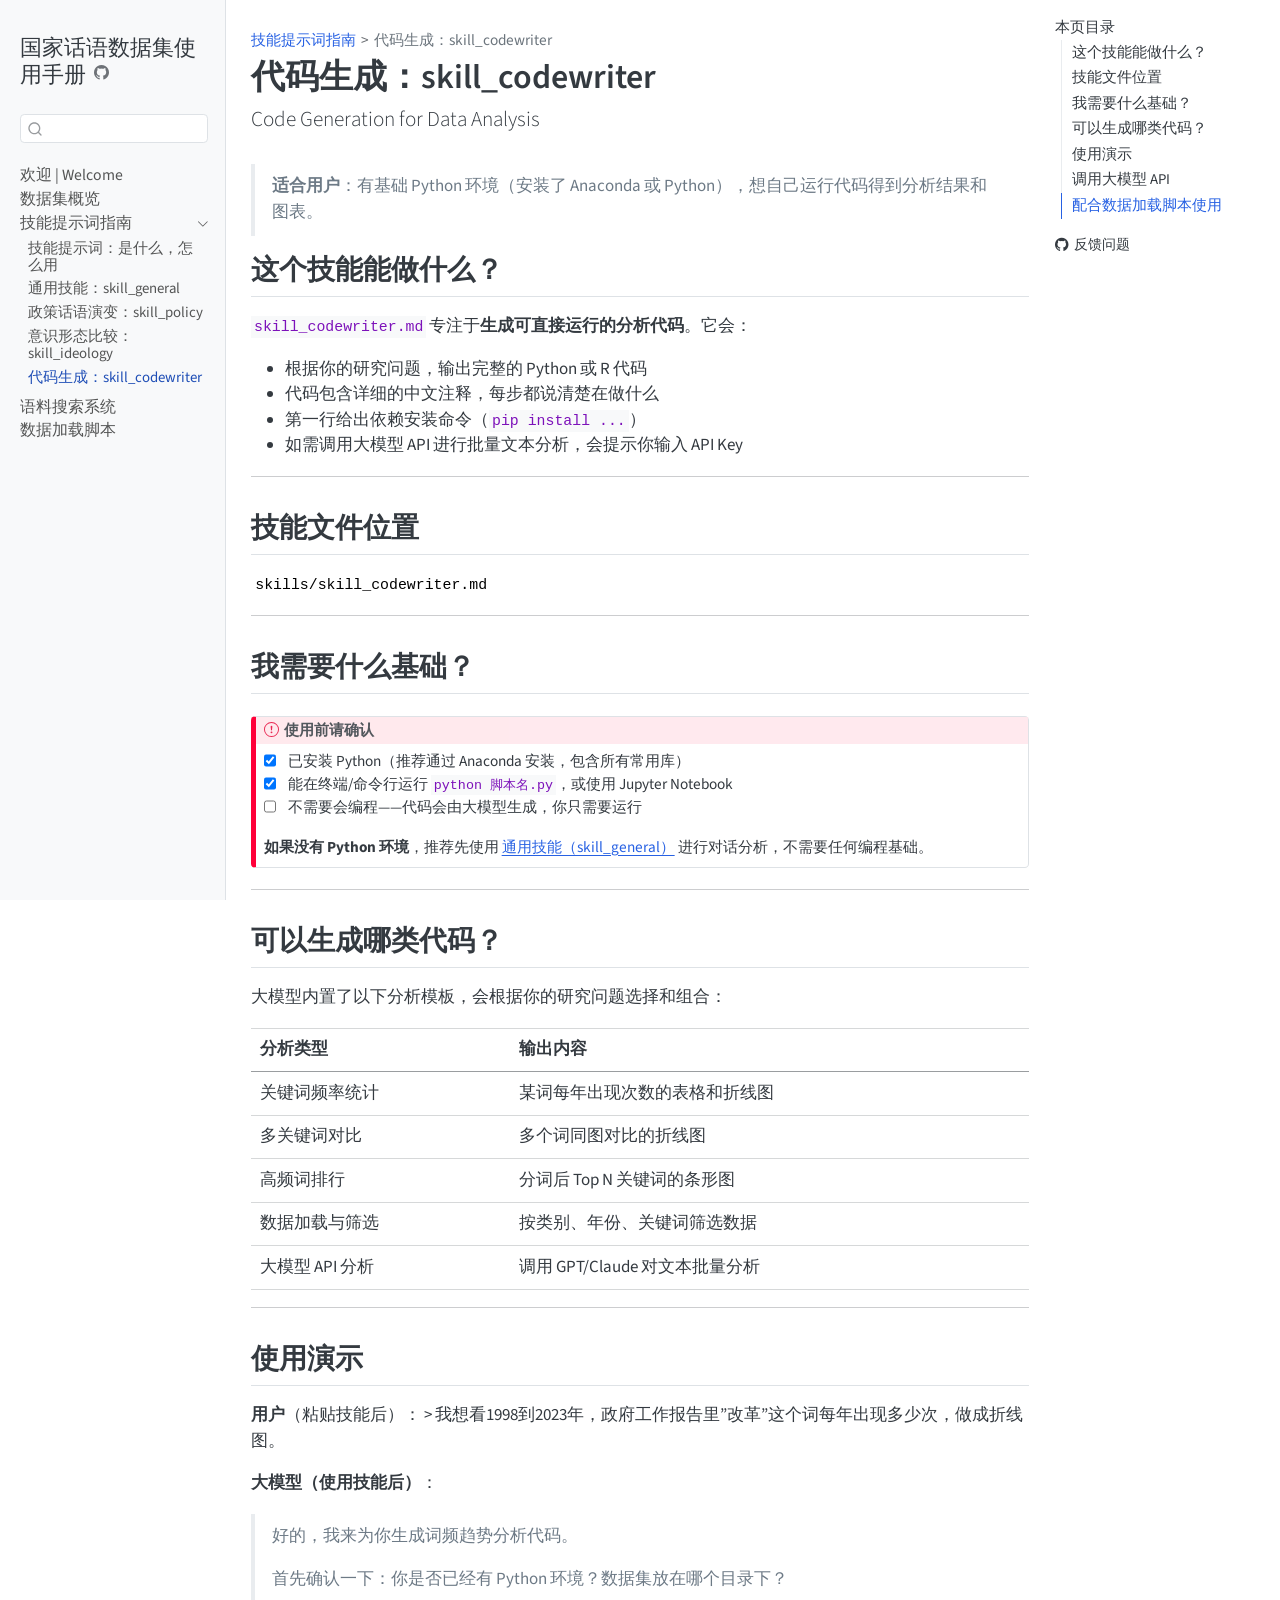
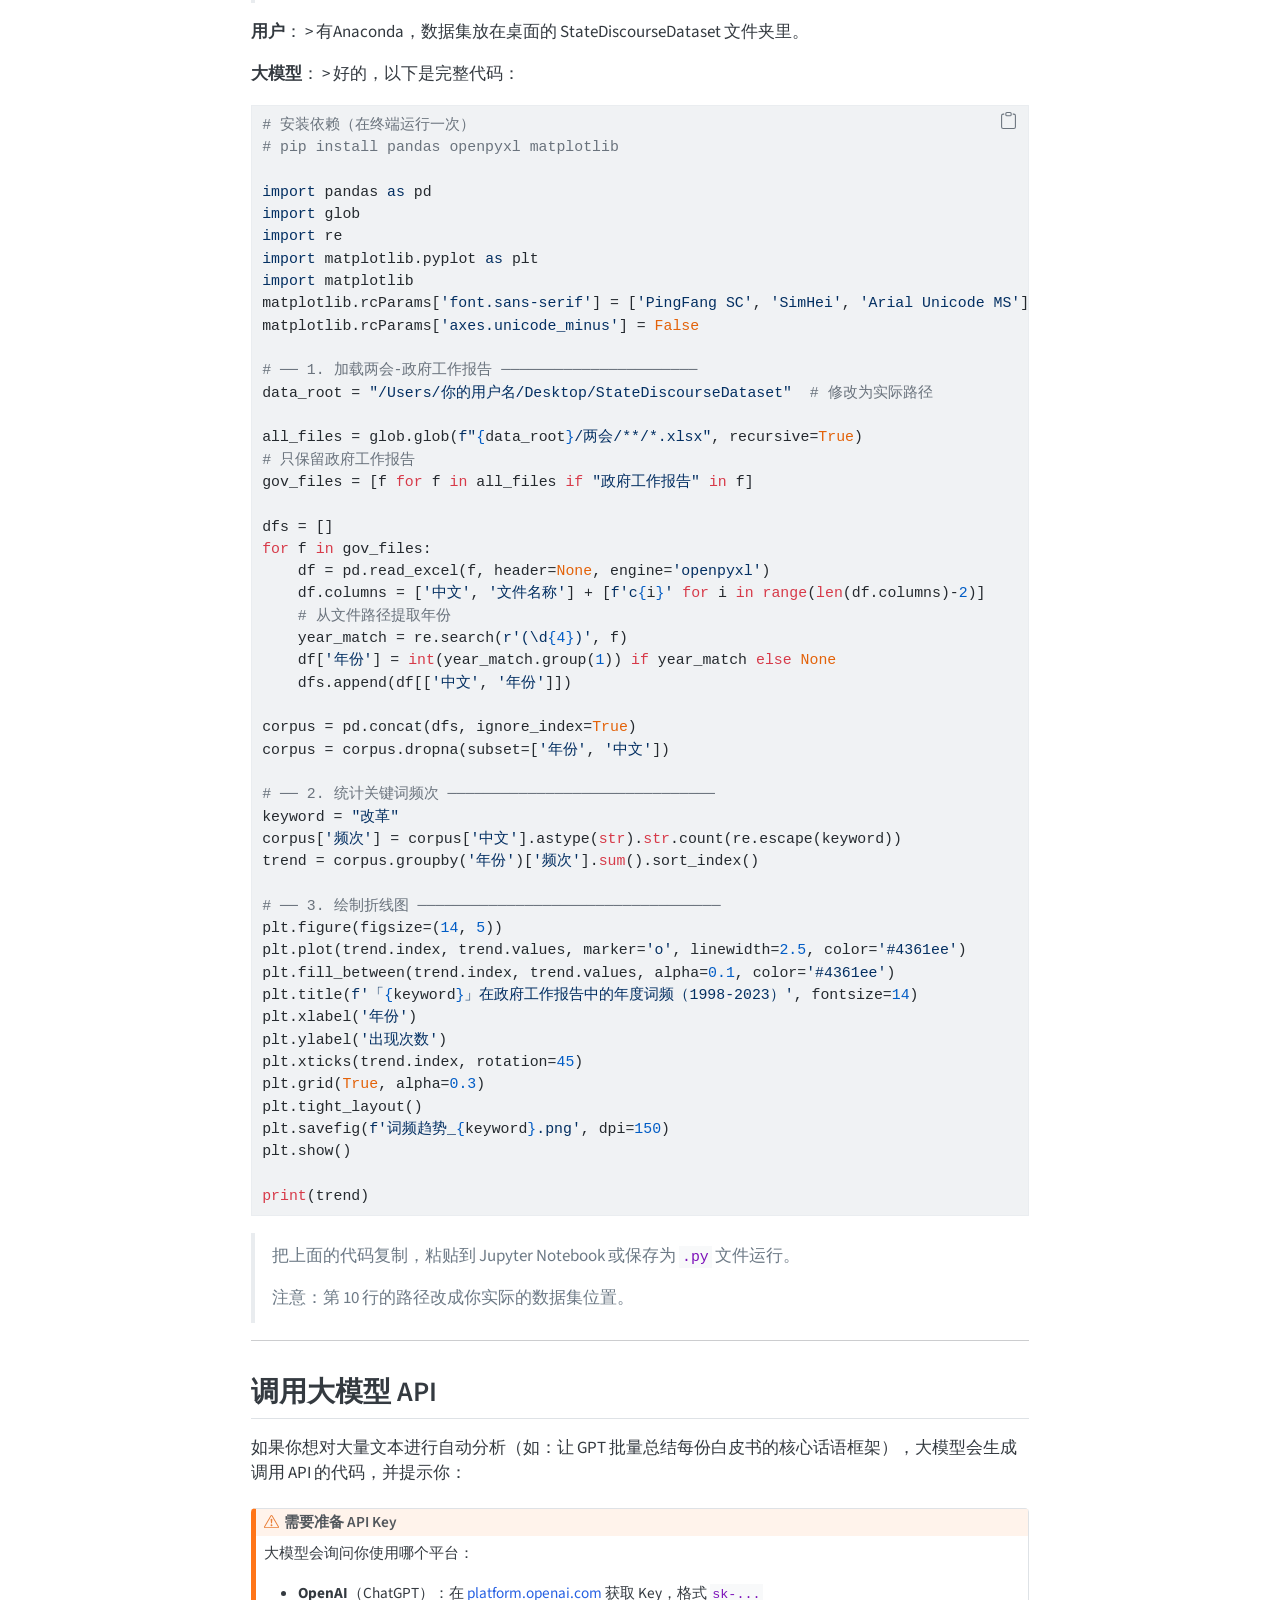
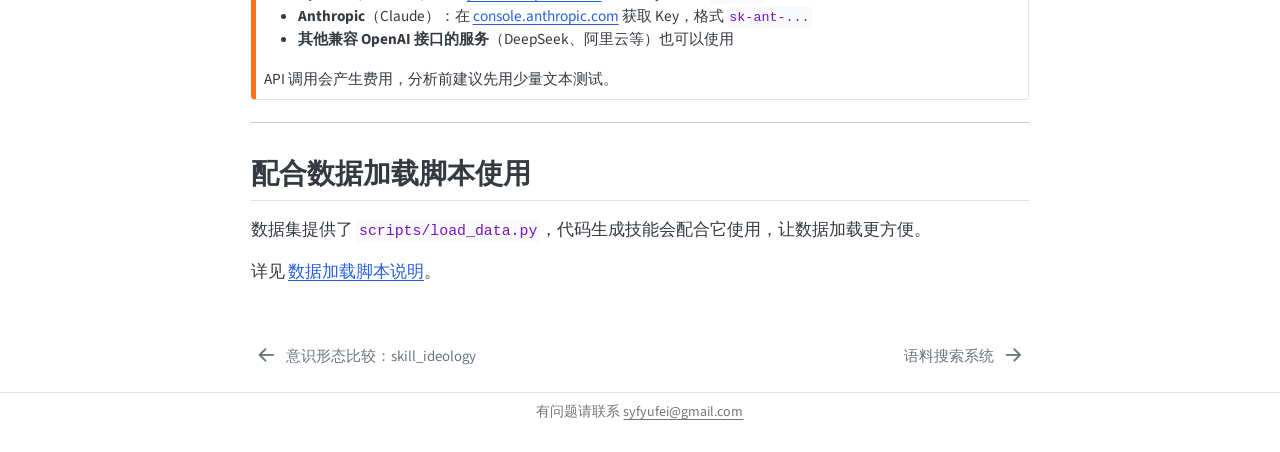
<file: skills-codewriter.html>
<!DOCTYPE html>
<html xmlns="http://www.w3.org/1999/xhtml" lang="zh-Hans" xml:lang="zh-Hans"><head>

<meta charset="utf-8">
<meta name="generator" content="quarto-1.6.39">

<meta name="viewport" content="width=device-width, initial-scale=1.0, user-scalable=yes">


<title>代码生成：skill_codewriter – 国家话语数据集使用手册</title>
<style>
code{white-space: pre-wrap;}
span.smallcaps{font-variant: small-caps;}
div.columns{display: flex; gap: min(4vw, 1.5em);}
div.column{flex: auto; overflow-x: auto;}
div.hanging-indent{margin-left: 1.5em; text-indent: -1.5em;}
ul.task-list{list-style: none;}
ul.task-list li input[type="checkbox"] {
  width: 0.8em;
  margin: 0 0.8em 0.2em -1em; /* quarto-specific, see https://github.com/quarto-dev/quarto-cli/issues/4556 */ 
  vertical-align: middle;
}
/* CSS for syntax highlighting */
pre > code.sourceCode { white-space: pre; position: relative; }
pre > code.sourceCode > span { line-height: 1.25; }
pre > code.sourceCode > span:empty { height: 1.2em; }
.sourceCode { overflow: visible; }
code.sourceCode > span { color: inherit; text-decoration: inherit; }
div.sourceCode { margin: 1em 0; }
pre.sourceCode { margin: 0; }
@media screen {
div.sourceCode { overflow: auto; }
}
@media print {
pre > code.sourceCode { white-space: pre-wrap; }
pre > code.sourceCode > span { display: inline-block; text-indent: -5em; padding-left: 5em; }
}
pre.numberSource code
  { counter-reset: source-line 0; }
pre.numberSource code > span
  { position: relative; left: -4em; counter-increment: source-line; }
pre.numberSource code > span > a:first-child::before
  { content: counter(source-line);
    position: relative; left: -1em; text-align: right; vertical-align: baseline;
    border: none; display: inline-block;
    -webkit-touch-callout: none; -webkit-user-select: none;
    -khtml-user-select: none; -moz-user-select: none;
    -ms-user-select: none; user-select: none;
    padding: 0 4px; width: 4em;
  }
pre.numberSource { margin-left: 3em;  padding-left: 4px; }
div.sourceCode
  {   }
@media screen {
pre > code.sourceCode > span > a:first-child::before { text-decoration: underline; }
}
</style>


<script src="site_libs/quarto-nav/quarto-nav.js"></script>
<script src="site_libs/quarto-nav/headroom.min.js"></script>
<script src="site_libs/clipboard/clipboard.min.js"></script>
<script src="site_libs/quarto-search/autocomplete.umd.js"></script>
<script src="site_libs/quarto-search/fuse.min.js"></script>
<script src="site_libs/quarto-search/quarto-search.js"></script>
<meta name="quarto:offset" content="./">
<link href="./search-guide.html" rel="next">
<link href="./skills-ideology.html" rel="prev">
<script src="site_libs/quarto-html/quarto.js"></script>
<script src="site_libs/quarto-html/popper.min.js"></script>
<script src="site_libs/quarto-html/tippy.umd.min.js"></script>
<script src="site_libs/quarto-html/anchor.min.js"></script>
<link href="site_libs/quarto-html/tippy.css" rel="stylesheet">
<link href="site_libs/quarto-html/quarto-syntax-highlighting-0626ff4d7a71b55c8707dcae1d04a9b6.css" rel="stylesheet" id="quarto-text-highlighting-styles">
<script src="site_libs/bootstrap/bootstrap.min.js"></script>
<link href="site_libs/bootstrap/bootstrap-icons.css" rel="stylesheet">
<link href="site_libs/bootstrap/bootstrap-0ec19632dd867d7d0ba6412ce1ceba2d.min.css" rel="stylesheet" append-hash="true" id="quarto-bootstrap" data-mode="light">
<script id="quarto-search-options" type="application/json">{
  "location": "sidebar",
  "copy-button": false,
  "collapse-after": 3,
  "panel-placement": "start",
  "type": "textbox",
  "limit": 50,
  "keyboard-shortcut": [
    "f",
    "/",
    "s"
  ],
  "show-item-context": false,
  "language": {
    "search-no-results-text": "没有结果",
    "search-matching-documents-text": "匹配的文档",
    "search-copy-link-title": "复制搜索链接",
    "search-hide-matches-text": "隐藏其它匹配结果",
    "search-more-match-text": "更多匹配结果",
    "search-more-matches-text": "更多匹配结果",
    "search-clear-button-title": "清除",
    "search-text-placeholder": "",
    "search-detached-cancel-button-title": "取消",
    "search-submit-button-title": "提交",
    "search-label": "搜索"
  }
}</script>
<style>html{ scroll-behavior: smooth; }</style>


</head>

<body class="nav-sidebar docked">

<div id="quarto-search-results"></div>
  <header id="quarto-header" class="headroom fixed-top">
  <nav class="quarto-secondary-nav">
    <div class="container-fluid d-flex">
      <button type="button" class="quarto-btn-toggle btn" data-bs-toggle="collapse" role="button" data-bs-target=".quarto-sidebar-collapse-item" aria-controls="quarto-sidebar" aria-expanded="false" aria-label="展开或折叠侧边栏导航" onclick="if (window.quartoToggleHeadroom) { window.quartoToggleHeadroom(); }">
        <i class="bi bi-layout-text-sidebar-reverse"></i>
      </button>
        <nav class="quarto-page-breadcrumbs" aria-label="breadcrumb"><ol class="breadcrumb"><li class="breadcrumb-item"><a href="./skills-intro.html">技能提示词指南</a></li><li class="breadcrumb-item"><a href="./skills-codewriter.html"><span class="chapter-title">代码生成：skill_codewriter</span></a></li></ol></nav>
        <a class="flex-grow-1" role="navigation" data-bs-toggle="collapse" data-bs-target=".quarto-sidebar-collapse-item" aria-controls="quarto-sidebar" aria-expanded="false" aria-label="展开或折叠侧边栏导航" onclick="if (window.quartoToggleHeadroom) { window.quartoToggleHeadroom(); }">      
        </a>
      <button type="button" class="btn quarto-search-button" aria-label="搜索" onclick="window.quartoOpenSearch();">
        <i class="bi bi-search"></i>
      </button>
    </div>
  </nav>
</header>
<!-- content -->
<div id="quarto-content" class="quarto-container page-columns page-rows-contents page-layout-article">
<!-- sidebar -->
  <nav id="quarto-sidebar" class="sidebar collapse collapse-horizontal quarto-sidebar-collapse-item sidebar-navigation docked overflow-auto">
    <div class="pt-lg-2 mt-2 text-left sidebar-header">
    <div class="sidebar-title mb-0 py-0">
      <a href="./">国家话语数据集使用手册</a> 
        <div class="sidebar-tools-main">
    <a href="https://github.com/syfyufei/state-discourse-search" title="Source Code" class="quarto-navigation-tool px-1" aria-label="Source Code"><i class="bi bi-github"></i></a>
</div>
    </div>
      </div>
        <div class="mt-2 flex-shrink-0 align-items-center">
        <div class="sidebar-search">
        <div id="quarto-search" class="" title="搜索"></div>
        </div>
        </div>
    <div class="sidebar-menu-container"> 
    <ul class="list-unstyled mt-1">
        <li class="sidebar-item">
  <div class="sidebar-item-container"> 
  <a href="./index.html" class="sidebar-item-text sidebar-link"><span class="chapter-title">欢迎 | Welcome</span></a>
  </div>
</li>
        <li class="sidebar-item">
  <div class="sidebar-item-container"> 
  <a href="./overview.html" class="sidebar-item-text sidebar-link"><span class="chapter-title">数据集概览</span></a>
  </div>
</li>
        <li class="sidebar-item sidebar-item-section">
      <div class="sidebar-item-container"> 
            <a class="sidebar-item-text sidebar-link text-start" data-bs-toggle="collapse" data-bs-target="#quarto-sidebar-section-1" role="navigation" aria-expanded="true">
 <span class="menu-text">技能提示词指南</span></a>
          <a class="sidebar-item-toggle text-start" data-bs-toggle="collapse" data-bs-target="#quarto-sidebar-section-1" role="navigation" aria-expanded="true" aria-label="展开或折叠此栏">
            <i class="bi bi-chevron-right ms-2"></i>
          </a> 
      </div>
      <ul id="quarto-sidebar-section-1" class="collapse list-unstyled sidebar-section depth1 show">  
          <li class="sidebar-item">
  <div class="sidebar-item-container"> 
  <a href="./skills-intro.html" class="sidebar-item-text sidebar-link"><span class="chapter-title">技能提示词：是什么，怎么用</span></a>
  </div>
</li>
          <li class="sidebar-item">
  <div class="sidebar-item-container"> 
  <a href="./skills-general.html" class="sidebar-item-text sidebar-link"><span class="chapter-title">通用技能：skill_general</span></a>
  </div>
</li>
          <li class="sidebar-item">
  <div class="sidebar-item-container"> 
  <a href="./skills-policy.html" class="sidebar-item-text sidebar-link"><span class="chapter-title">政策话语演变：skill_policy</span></a>
  </div>
</li>
          <li class="sidebar-item">
  <div class="sidebar-item-container"> 
  <a href="./skills-ideology.html" class="sidebar-item-text sidebar-link"><span class="chapter-title">意识形态比较：skill_ideology</span></a>
  </div>
</li>
          <li class="sidebar-item">
  <div class="sidebar-item-container"> 
  <a href="./skills-codewriter.html" class="sidebar-item-text sidebar-link active"><span class="chapter-title">代码生成：skill_codewriter</span></a>
  </div>
</li>
      </ul>
  </li>
        <li class="sidebar-item">
  <div class="sidebar-item-container"> 
  <a href="./search-guide.html" class="sidebar-item-text sidebar-link"><span class="chapter-title">语料搜索系统</span></a>
  </div>
</li>
        <li class="sidebar-item">
  <div class="sidebar-item-container"> 
  <a href="./scripts-guide.html" class="sidebar-item-text sidebar-link"><span class="chapter-title">数据加载脚本</span></a>
  </div>
</li>
    </ul>
    </div>
</nav>
<div id="quarto-sidebar-glass" class="quarto-sidebar-collapse-item" data-bs-toggle="collapse" data-bs-target=".quarto-sidebar-collapse-item"></div>
<!-- margin-sidebar -->
    <div id="quarto-margin-sidebar" class="sidebar margin-sidebar">
        <nav id="TOC" role="doc-toc" class="toc-active">
    <h2 id="toc-title">本页目录</h2>
   
  <ul>
  <li><a href="#what-it-does" id="toc-what-it-does" class="nav-link active" data-scroll-target="#what-it-does">这个技能能做什么？</a></li>
  <li><a href="#file-location" id="toc-file-location" class="nav-link" data-scroll-target="#file-location">技能文件位置</a></li>
  <li><a href="#prerequisites" id="toc-prerequisites" class="nav-link" data-scroll-target="#prerequisites">我需要什么基础？</a></li>
  <li><a href="#code-types" id="toc-code-types" class="nav-link" data-scroll-target="#code-types">可以生成哪类代码？</a></li>
  <li><a href="#demo" id="toc-demo" class="nav-link" data-scroll-target="#demo">使用演示</a></li>
  <li><a href="#llm-api" id="toc-llm-api" class="nav-link" data-scroll-target="#llm-api">调用大模型 API</a></li>
  <li><a href="#with-load-script" id="toc-with-load-script" class="nav-link" data-scroll-target="#with-load-script">配合数据加载脚本使用</a></li>
  </ul>
<div class="toc-actions"><ul><li><a href="https://github.com/syfyufei/state-discourse-search/issues/new" class="toc-action"><i class="bi bi-github"></i>反馈问题</a></li></ul></div></nav>
    </div>
<!-- main -->
<main class="content" id="quarto-document-content">

<header id="title-block-header" class="quarto-title-block default"><nav class="quarto-page-breadcrumbs quarto-title-breadcrumbs d-none d-lg-block" aria-label="breadcrumb"><ol class="breadcrumb"><li class="breadcrumb-item"><a href="./skills-intro.html">技能提示词指南</a></li><li class="breadcrumb-item"><a href="./skills-codewriter.html"><span class="chapter-title">代码生成：skill_codewriter</span></a></li></ol></nav>
<div class="quarto-title">
<h1 class="title"><span class="chapter-title">代码生成：skill_codewriter</span></h1>
<p class="subtitle lead">Code Generation for Data Analysis</p>
</div>



<div class="quarto-title-meta">

    
  
    
  </div>
  


</header>


<blockquote class="blockquote">
<p><strong>适合用户</strong>：有基础 Python 环境（安装了 Anaconda 或 Python），想自己运行代码得到分析结果和图表。</p>
</blockquote>
<section id="what-it-does" class="level2">
<h2 class="anchored" data-anchor-id="what-it-does">这个技能能做什么？</h2>
<p><code>skill_codewriter.md</code> 专注于<strong>生成可直接运行的分析代码</strong>。它会：</p>
<ul>
<li>根据你的研究问题，输出完整的 Python 或 R 代码</li>
<li>代码包含详细的中文注释，每步都说清楚在做什么</li>
<li>第一行给出依赖安装命令（<code>pip install ...</code>）</li>
<li>如需调用大模型 API 进行批量文本分析，会提示你输入 API Key</li>
</ul>
<hr>
</section>
<section id="file-location" class="level2">
<h2 class="anchored" data-anchor-id="file-location">技能文件位置</h2>
<pre><code>skills/skill_codewriter.md</code></pre>
<hr>
</section>
<section id="prerequisites" class="level2">
<h2 class="anchored" data-anchor-id="prerequisites">我需要什么基础？</h2>
<div class="callout callout-style-default callout-important callout-titled">
<div class="callout-header d-flex align-content-center">
<div class="callout-icon-container">
<i class="callout-icon"></i>
</div>
<div class="callout-title-container flex-fill">
使用前请确认
</div>
</div>
<div class="callout-body-container callout-body">
<ul class="task-list">
<li><label><input type="checkbox" checked="">已安装 Python（推荐通过 Anaconda 安装，包含所有常用库）</label></li>
<li><label><input type="checkbox" checked="">能在终端/命令行运行 <code>python 脚本名.py</code>，或使用 Jupyter Notebook</label></li>
<li><label><input type="checkbox">不需要会编程——代码会由大模型生成，你只需要运行</label></li>
</ul>
<p><strong>如果没有 Python 环境</strong>，推荐先使用 <a href="./skills-general.html">通用技能（skill_general）</a> 进行对话分析，不需要任何编程基础。</p>
</div>
</div>
<hr>
</section>
<section id="code-types" class="level2">
<h2 class="anchored" data-anchor-id="code-types">可以生成哪类代码？</h2>
<p>大模型内置了以下分析模板，会根据你的研究问题选择和组合：</p>
<table class="caption-top table">
<thead>
<tr class="header">
<th>分析类型</th>
<th>输出内容</th>
</tr>
</thead>
<tbody>
<tr class="odd">
<td>关键词频率统计</td>
<td>某词每年出现次数的表格和折线图</td>
</tr>
<tr class="even">
<td>多关键词对比</td>
<td>多个词同图对比的折线图</td>
</tr>
<tr class="odd">
<td>高频词排行</td>
<td>分词后 Top N 关键词的条形图</td>
</tr>
<tr class="even">
<td>数据加载与筛选</td>
<td>按类别、年份、关键词筛选数据</td>
</tr>
<tr class="odd">
<td>大模型 API 分析</td>
<td>调用 GPT/Claude 对文本批量分析</td>
</tr>
</tbody>
</table>
<hr>
</section>
<section id="demo" class="level2">
<h2 class="anchored" data-anchor-id="demo">使用演示</h2>
<p><strong>用户</strong>（粘贴技能后）： &gt; 我想看1998到2023年，政府工作报告里”改革”这个词每年出现多少次，做成折线图。</p>
<p><strong>大模型（使用技能后）</strong>：</p>
<blockquote class="blockquote">
<p>好的，我来为你生成词频趋势分析代码。</p>
<p>首先确认一下：你是否已经有 Python 环境？数据集放在哪个目录下？</p>
</blockquote>
<p><strong>用户</strong>： &gt; 有Anaconda，数据集放在桌面的 StateDiscourseDataset 文件夹里。</p>
<p><strong>大模型</strong>： &gt; 好的，以下是完整代码：</p>
<div class="sourceCode" id="cb2"><pre class="sourceCode python code-with-copy"><code class="sourceCode python"><span id="cb2-1"><a href="#cb2-1" aria-hidden="true" tabindex="-1"></a><span class="co"># 安装依赖（在终端运行一次）</span></span>
<span id="cb2-2"><a href="#cb2-2" aria-hidden="true" tabindex="-1"></a><span class="co"># pip install pandas openpyxl matplotlib</span></span>
<span id="cb2-3"><a href="#cb2-3" aria-hidden="true" tabindex="-1"></a></span>
<span id="cb2-4"><a href="#cb2-4" aria-hidden="true" tabindex="-1"></a><span class="im">import</span> pandas <span class="im">as</span> pd</span>
<span id="cb2-5"><a href="#cb2-5" aria-hidden="true" tabindex="-1"></a><span class="im">import</span> glob</span>
<span id="cb2-6"><a href="#cb2-6" aria-hidden="true" tabindex="-1"></a><span class="im">import</span> re</span>
<span id="cb2-7"><a href="#cb2-7" aria-hidden="true" tabindex="-1"></a><span class="im">import</span> matplotlib.pyplot <span class="im">as</span> plt</span>
<span id="cb2-8"><a href="#cb2-8" aria-hidden="true" tabindex="-1"></a><span class="im">import</span> matplotlib</span>
<span id="cb2-9"><a href="#cb2-9" aria-hidden="true" tabindex="-1"></a>matplotlib.rcParams[<span class="st">'font.sans-serif'</span>] <span class="op">=</span> [<span class="st">'PingFang SC'</span>, <span class="st">'SimHei'</span>, <span class="st">'Arial Unicode MS'</span>]</span>
<span id="cb2-10"><a href="#cb2-10" aria-hidden="true" tabindex="-1"></a>matplotlib.rcParams[<span class="st">'axes.unicode_minus'</span>] <span class="op">=</span> <span class="va">False</span></span>
<span id="cb2-11"><a href="#cb2-11" aria-hidden="true" tabindex="-1"></a></span>
<span id="cb2-12"><a href="#cb2-12" aria-hidden="true" tabindex="-1"></a><span class="co"># ── 1. 加载两会-政府工作报告 ──────────────────────</span></span>
<span id="cb2-13"><a href="#cb2-13" aria-hidden="true" tabindex="-1"></a>data_root <span class="op">=</span> <span class="st">"/Users/你的用户名/Desktop/StateDiscourseDataset"</span>  <span class="co"># 修改为实际路径</span></span>
<span id="cb2-14"><a href="#cb2-14" aria-hidden="true" tabindex="-1"></a></span>
<span id="cb2-15"><a href="#cb2-15" aria-hidden="true" tabindex="-1"></a>all_files <span class="op">=</span> glob.glob(<span class="ss">f"</span><span class="sc">{</span>data_root<span class="sc">}</span><span class="ss">/两会/**/*.xlsx"</span>, recursive<span class="op">=</span><span class="va">True</span>)</span>
<span id="cb2-16"><a href="#cb2-16" aria-hidden="true" tabindex="-1"></a><span class="co"># 只保留政府工作报告</span></span>
<span id="cb2-17"><a href="#cb2-17" aria-hidden="true" tabindex="-1"></a>gov_files <span class="op">=</span> [f <span class="cf">for</span> f <span class="kw">in</span> all_files <span class="cf">if</span> <span class="st">"政府工作报告"</span> <span class="kw">in</span> f]</span>
<span id="cb2-18"><a href="#cb2-18" aria-hidden="true" tabindex="-1"></a></span>
<span id="cb2-19"><a href="#cb2-19" aria-hidden="true" tabindex="-1"></a>dfs <span class="op">=</span> []</span>
<span id="cb2-20"><a href="#cb2-20" aria-hidden="true" tabindex="-1"></a><span class="cf">for</span> f <span class="kw">in</span> gov_files:</span>
<span id="cb2-21"><a href="#cb2-21" aria-hidden="true" tabindex="-1"></a>    df <span class="op">=</span> pd.read_excel(f, header<span class="op">=</span><span class="va">None</span>, engine<span class="op">=</span><span class="st">'openpyxl'</span>)</span>
<span id="cb2-22"><a href="#cb2-22" aria-hidden="true" tabindex="-1"></a>    df.columns <span class="op">=</span> [<span class="st">'中文'</span>, <span class="st">'文件名称'</span>] <span class="op">+</span> [<span class="ss">f'c</span><span class="sc">{</span>i<span class="sc">}</span><span class="ss">'</span> <span class="cf">for</span> i <span class="kw">in</span> <span class="bu">range</span>(<span class="bu">len</span>(df.columns)<span class="op">-</span><span class="dv">2</span>)]</span>
<span id="cb2-23"><a href="#cb2-23" aria-hidden="true" tabindex="-1"></a>    <span class="co"># 从文件路径提取年份</span></span>
<span id="cb2-24"><a href="#cb2-24" aria-hidden="true" tabindex="-1"></a>    year_match <span class="op">=</span> re.search(<span class="vs">r'(\d</span><span class="sc">{4}</span><span class="vs">)'</span>, f)</span>
<span id="cb2-25"><a href="#cb2-25" aria-hidden="true" tabindex="-1"></a>    df[<span class="st">'年份'</span>] <span class="op">=</span> <span class="bu">int</span>(year_match.group(<span class="dv">1</span>)) <span class="cf">if</span> year_match <span class="cf">else</span> <span class="va">None</span></span>
<span id="cb2-26"><a href="#cb2-26" aria-hidden="true" tabindex="-1"></a>    dfs.append(df[[<span class="st">'中文'</span>, <span class="st">'年份'</span>]])</span>
<span id="cb2-27"><a href="#cb2-27" aria-hidden="true" tabindex="-1"></a></span>
<span id="cb2-28"><a href="#cb2-28" aria-hidden="true" tabindex="-1"></a>corpus <span class="op">=</span> pd.concat(dfs, ignore_index<span class="op">=</span><span class="va">True</span>)</span>
<span id="cb2-29"><a href="#cb2-29" aria-hidden="true" tabindex="-1"></a>corpus <span class="op">=</span> corpus.dropna(subset<span class="op">=</span>[<span class="st">'年份'</span>, <span class="st">'中文'</span>])</span>
<span id="cb2-30"><a href="#cb2-30" aria-hidden="true" tabindex="-1"></a></span>
<span id="cb2-31"><a href="#cb2-31" aria-hidden="true" tabindex="-1"></a><span class="co"># ── 2. 统计关键词频次 ──────────────────────────────</span></span>
<span id="cb2-32"><a href="#cb2-32" aria-hidden="true" tabindex="-1"></a>keyword <span class="op">=</span> <span class="st">"改革"</span></span>
<span id="cb2-33"><a href="#cb2-33" aria-hidden="true" tabindex="-1"></a>corpus[<span class="st">'频次'</span>] <span class="op">=</span> corpus[<span class="st">'中文'</span>].astype(<span class="bu">str</span>).<span class="bu">str</span>.count(re.escape(keyword))</span>
<span id="cb2-34"><a href="#cb2-34" aria-hidden="true" tabindex="-1"></a>trend <span class="op">=</span> corpus.groupby(<span class="st">'年份'</span>)[<span class="st">'频次'</span>].<span class="bu">sum</span>().sort_index()</span>
<span id="cb2-35"><a href="#cb2-35" aria-hidden="true" tabindex="-1"></a></span>
<span id="cb2-36"><a href="#cb2-36" aria-hidden="true" tabindex="-1"></a><span class="co"># ── 3. 绘制折线图 ──────────────────────────────────</span></span>
<span id="cb2-37"><a href="#cb2-37" aria-hidden="true" tabindex="-1"></a>plt.figure(figsize<span class="op">=</span>(<span class="dv">14</span>, <span class="dv">5</span>))</span>
<span id="cb2-38"><a href="#cb2-38" aria-hidden="true" tabindex="-1"></a>plt.plot(trend.index, trend.values, marker<span class="op">=</span><span class="st">'o'</span>, linewidth<span class="op">=</span><span class="fl">2.5</span>, color<span class="op">=</span><span class="st">'#4361ee'</span>)</span>
<span id="cb2-39"><a href="#cb2-39" aria-hidden="true" tabindex="-1"></a>plt.fill_between(trend.index, trend.values, alpha<span class="op">=</span><span class="fl">0.1</span>, color<span class="op">=</span><span class="st">'#4361ee'</span>)</span>
<span id="cb2-40"><a href="#cb2-40" aria-hidden="true" tabindex="-1"></a>plt.title(<span class="ss">f'「</span><span class="sc">{</span>keyword<span class="sc">}</span><span class="ss">」在政府工作报告中的年度词频（1998-2023）'</span>, fontsize<span class="op">=</span><span class="dv">14</span>)</span>
<span id="cb2-41"><a href="#cb2-41" aria-hidden="true" tabindex="-1"></a>plt.xlabel(<span class="st">'年份'</span>)</span>
<span id="cb2-42"><a href="#cb2-42" aria-hidden="true" tabindex="-1"></a>plt.ylabel(<span class="st">'出现次数'</span>)</span>
<span id="cb2-43"><a href="#cb2-43" aria-hidden="true" tabindex="-1"></a>plt.xticks(trend.index, rotation<span class="op">=</span><span class="dv">45</span>)</span>
<span id="cb2-44"><a href="#cb2-44" aria-hidden="true" tabindex="-1"></a>plt.grid(<span class="va">True</span>, alpha<span class="op">=</span><span class="fl">0.3</span>)</span>
<span id="cb2-45"><a href="#cb2-45" aria-hidden="true" tabindex="-1"></a>plt.tight_layout()</span>
<span id="cb2-46"><a href="#cb2-46" aria-hidden="true" tabindex="-1"></a>plt.savefig(<span class="ss">f'词频趋势_</span><span class="sc">{</span>keyword<span class="sc">}</span><span class="ss">.png'</span>, dpi<span class="op">=</span><span class="dv">150</span>)</span>
<span id="cb2-47"><a href="#cb2-47" aria-hidden="true" tabindex="-1"></a>plt.show()</span>
<span id="cb2-48"><a href="#cb2-48" aria-hidden="true" tabindex="-1"></a></span>
<span id="cb2-49"><a href="#cb2-49" aria-hidden="true" tabindex="-1"></a><span class="bu">print</span>(trend)</span></code><button title="复制到剪贴板" class="code-copy-button"><i class="bi"></i></button></pre></div>
<blockquote class="blockquote">
<p>把上面的代码复制，粘贴到 Jupyter Notebook 或保存为 <code>.py</code> 文件运行。</p>
<p>注意：第 10 行的路径改成你实际的数据集位置。</p>
</blockquote>
<hr>
</section>
<section id="llm-api" class="level2">
<h2 class="anchored" data-anchor-id="llm-api">调用大模型 API</h2>
<p>如果你想对大量文本进行自动分析（如：让 GPT 批量总结每份白皮书的核心话语框架），大模型会生成调用 API 的代码，并提示你：</p>
<div class="callout callout-style-default callout-warning callout-titled">
<div class="callout-header d-flex align-content-center">
<div class="callout-icon-container">
<i class="callout-icon"></i>
</div>
<div class="callout-title-container flex-fill">
需要准备 API Key
</div>
</div>
<div class="callout-body-container callout-body">
<p>大模型会询问你使用哪个平台：</p>
<ul>
<li><strong>OpenAI</strong>（ChatGPT）：在 <a href="https://platform.openai.com">platform.openai.com</a> 获取 Key，格式 <code>sk-...</code></li>
<li><strong>Anthropic</strong>（Claude）：在 <a href="https://console.anthropic.com">console.anthropic.com</a> 获取 Key，格式 <code>sk-ant-...</code></li>
<li><strong>其他兼容 OpenAI 接口的服务</strong>（DeepSeek、阿里云等）也可以使用</li>
</ul>
<p>API 调用会产生费用，分析前建议先用少量文本测试。</p>
</div>
</div>
<hr>
</section>
<section id="with-load-script" class="level2">
<h2 class="anchored" data-anchor-id="with-load-script">配合数据加载脚本使用</h2>
<p>数据集提供了 <code>scripts/load_data.py</code>，代码生成技能会配合它使用，让数据加载更方便。</p>
<p>详见 <a href="./scripts-guide.html">数据加载脚本说明</a>。</p>


</section>

</main> <!-- /main -->
<script id="quarto-html-after-body" type="application/javascript">
window.document.addEventListener("DOMContentLoaded", function (event) {
  const toggleBodyColorMode = (bsSheetEl) => {
    const mode = bsSheetEl.getAttribute("data-mode");
    const bodyEl = window.document.querySelector("body");
    if (mode === "dark") {
      bodyEl.classList.add("quarto-dark");
      bodyEl.classList.remove("quarto-light");
    } else {
      bodyEl.classList.add("quarto-light");
      bodyEl.classList.remove("quarto-dark");
    }
  }
  const toggleBodyColorPrimary = () => {
    const bsSheetEl = window.document.querySelector("link#quarto-bootstrap");
    if (bsSheetEl) {
      toggleBodyColorMode(bsSheetEl);
    }
  }
  toggleBodyColorPrimary();  
  const icon = "";
  const anchorJS = new window.AnchorJS();
  anchorJS.options = {
    placement: 'right',
    icon: icon
  };
  anchorJS.add('.anchored');
  const isCodeAnnotation = (el) => {
    for (const clz of el.classList) {
      if (clz.startsWith('code-annotation-')) {                     
        return true;
      }
    }
    return false;
  }
  const onCopySuccess = function(e) {
    // button target
    const button = e.trigger;
    // don't keep focus
    button.blur();
    // flash "checked"
    button.classList.add('code-copy-button-checked');
    var currentTitle = button.getAttribute("title");
    button.setAttribute("title", "已复制");
    let tooltip;
    if (window.bootstrap) {
      button.setAttribute("data-bs-toggle", "tooltip");
      button.setAttribute("data-bs-placement", "left");
      button.setAttribute("data-bs-title", "已复制");
      tooltip = new bootstrap.Tooltip(button, 
        { trigger: "manual", 
          customClass: "code-copy-button-tooltip",
          offset: [0, -8]});
      tooltip.show();    
    }
    setTimeout(function() {
      if (tooltip) {
        tooltip.hide();
        button.removeAttribute("data-bs-title");
        button.removeAttribute("data-bs-toggle");
        button.removeAttribute("data-bs-placement");
      }
      button.setAttribute("title", currentTitle);
      button.classList.remove('code-copy-button-checked');
    }, 1000);
    // clear code selection
    e.clearSelection();
  }
  const getTextToCopy = function(trigger) {
      const codeEl = trigger.previousElementSibling.cloneNode(true);
      for (const childEl of codeEl.children) {
        if (isCodeAnnotation(childEl)) {
          childEl.remove();
        }
      }
      return codeEl.innerText;
  }
  const clipboard = new window.ClipboardJS('.code-copy-button:not([data-in-quarto-modal])', {
    text: getTextToCopy
  });
  clipboard.on('success', onCopySuccess);
  if (window.document.getElementById('quarto-embedded-source-code-modal')) {
    const clipboardModal = new window.ClipboardJS('.code-copy-button[data-in-quarto-modal]', {
      text: getTextToCopy,
      container: window.document.getElementById('quarto-embedded-source-code-modal')
    });
    clipboardModal.on('success', onCopySuccess);
  }
    var localhostRegex = new RegExp(/^(?:http|https):\/\/localhost\:?[0-9]*\//);
    var mailtoRegex = new RegExp(/^mailto:/);
      var filterRegex = new RegExp('/' + window.location.host + '/');
    var isInternal = (href) => {
        return filterRegex.test(href) || localhostRegex.test(href) || mailtoRegex.test(href);
    }
    // Inspect non-navigation links and adorn them if external
 	var links = window.document.querySelectorAll('a[href]:not(.nav-link):not(.navbar-brand):not(.toc-action):not(.sidebar-link):not(.sidebar-item-toggle):not(.pagination-link):not(.no-external):not([aria-hidden]):not(.dropdown-item):not(.quarto-navigation-tool):not(.about-link)');
    for (var i=0; i<links.length; i++) {
      const link = links[i];
      if (!isInternal(link.href)) {
        // undo the damage that might have been done by quarto-nav.js in the case of
        // links that we want to consider external
        if (link.dataset.originalHref !== undefined) {
          link.href = link.dataset.originalHref;
        }
      }
    }
  function tippyHover(el, contentFn, onTriggerFn, onUntriggerFn) {
    const config = {
      allowHTML: true,
      maxWidth: 500,
      delay: 100,
      arrow: false,
      appendTo: function(el) {
          return el.parentElement;
      },
      interactive: true,
      interactiveBorder: 10,
      theme: 'quarto',
      placement: 'bottom-start',
    };
    if (contentFn) {
      config.content = contentFn;
    }
    if (onTriggerFn) {
      config.onTrigger = onTriggerFn;
    }
    if (onUntriggerFn) {
      config.onUntrigger = onUntriggerFn;
    }
    window.tippy(el, config); 
  }
  const noterefs = window.document.querySelectorAll('a[role="doc-noteref"]');
  for (var i=0; i<noterefs.length; i++) {
    const ref = noterefs[i];
    tippyHover(ref, function() {
      // use id or data attribute instead here
      let href = ref.getAttribute('data-footnote-href') || ref.getAttribute('href');
      try { href = new URL(href).hash; } catch {}
      const id = href.replace(/^#\/?/, "");
      const note = window.document.getElementById(id);
      if (note) {
        return note.innerHTML;
      } else {
        return "";
      }
    });
  }
  const xrefs = window.document.querySelectorAll('a.quarto-xref');
  const processXRef = (id, note) => {
    // Strip column container classes
    const stripColumnClz = (el) => {
      el.classList.remove("page-full", "page-columns");
      if (el.children) {
        for (const child of el.children) {
          stripColumnClz(child);
        }
      }
    }
    stripColumnClz(note)
    if (id === null || id.startsWith('sec-')) {
      // Special case sections, only their first couple elements
      const container = document.createElement("div");
      if (note.children && note.children.length > 2) {
        container.appendChild(note.children[0].cloneNode(true));
        for (let i = 1; i < note.children.length; i++) {
          const child = note.children[i];
          if (child.tagName === "P" && child.innerText === "") {
            continue;
          } else {
            container.appendChild(child.cloneNode(true));
            break;
          }
        }
        if (window.Quarto?.typesetMath) {
          window.Quarto.typesetMath(container);
        }
        return container.innerHTML
      } else {
        if (window.Quarto?.typesetMath) {
          window.Quarto.typesetMath(note);
        }
        return note.innerHTML;
      }
    } else {
      // Remove any anchor links if they are present
      const anchorLink = note.querySelector('a.anchorjs-link');
      if (anchorLink) {
        anchorLink.remove();
      }
      if (window.Quarto?.typesetMath) {
        window.Quarto.typesetMath(note);
      }
      if (note.classList.contains("callout")) {
        return note.outerHTML;
      } else {
        return note.innerHTML;
      }
    }
  }
  for (var i=0; i<xrefs.length; i++) {
    const xref = xrefs[i];
    tippyHover(xref, undefined, function(instance) {
      instance.disable();
      let url = xref.getAttribute('href');
      let hash = undefined; 
      if (url.startsWith('#')) {
        hash = url;
      } else {
        try { hash = new URL(url).hash; } catch {}
      }
      if (hash) {
        const id = hash.replace(/^#\/?/, "");
        const note = window.document.getElementById(id);
        if (note !== null) {
          try {
            const html = processXRef(id, note.cloneNode(true));
            instance.setContent(html);
          } finally {
            instance.enable();
            instance.show();
          }
        } else {
          // See if we can fetch this
          fetch(url.split('#')[0])
          .then(res => res.text())
          .then(html => {
            const parser = new DOMParser();
            const htmlDoc = parser.parseFromString(html, "text/html");
            const note = htmlDoc.getElementById(id);
            if (note !== null) {
              const html = processXRef(id, note);
              instance.setContent(html);
            } 
          }).finally(() => {
            instance.enable();
            instance.show();
          });
        }
      } else {
        // See if we can fetch a full url (with no hash to target)
        // This is a special case and we should probably do some content thinning / targeting
        fetch(url)
        .then(res => res.text())
        .then(html => {
          const parser = new DOMParser();
          const htmlDoc = parser.parseFromString(html, "text/html");
          const note = htmlDoc.querySelector('main.content');
          if (note !== null) {
            // This should only happen for chapter cross references
            // (since there is no id in the URL)
            // remove the first header
            if (note.children.length > 0 && note.children[0].tagName === "HEADER") {
              note.children[0].remove();
            }
            const html = processXRef(null, note);
            instance.setContent(html);
          } 
        }).finally(() => {
          instance.enable();
          instance.show();
        });
      }
    }, function(instance) {
    });
  }
      let selectedAnnoteEl;
      const selectorForAnnotation = ( cell, annotation) => {
        let cellAttr = 'data-code-cell="' + cell + '"';
        let lineAttr = 'data-code-annotation="' +  annotation + '"';
        const selector = 'span[' + cellAttr + '][' + lineAttr + ']';
        return selector;
      }
      const selectCodeLines = (annoteEl) => {
        const doc = window.document;
        const targetCell = annoteEl.getAttribute("data-target-cell");
        const targetAnnotation = annoteEl.getAttribute("data-target-annotation");
        const annoteSpan = window.document.querySelector(selectorForAnnotation(targetCell, targetAnnotation));
        const lines = annoteSpan.getAttribute("data-code-lines").split(",");
        const lineIds = lines.map((line) => {
          return targetCell + "-" + line;
        })
        let top = null;
        let height = null;
        let parent = null;
        if (lineIds.length > 0) {
            //compute the position of the single el (top and bottom and make a div)
            const el = window.document.getElementById(lineIds[0]);
            top = el.offsetTop;
            height = el.offsetHeight;
            parent = el.parentElement.parentElement;
          if (lineIds.length > 1) {
            const lastEl = window.document.getElementById(lineIds[lineIds.length - 1]);
            const bottom = lastEl.offsetTop + lastEl.offsetHeight;
            height = bottom - top;
          }
          if (top !== null && height !== null && parent !== null) {
            // cook up a div (if necessary) and position it 
            let div = window.document.getElementById("code-annotation-line-highlight");
            if (div === null) {
              div = window.document.createElement("div");
              div.setAttribute("id", "code-annotation-line-highlight");
              div.style.position = 'absolute';
              parent.appendChild(div);
            }
            div.style.top = top - 2 + "px";
            div.style.height = height + 4 + "px";
            div.style.left = 0;
            let gutterDiv = window.document.getElementById("code-annotation-line-highlight-gutter");
            if (gutterDiv === null) {
              gutterDiv = window.document.createElement("div");
              gutterDiv.setAttribute("id", "code-annotation-line-highlight-gutter");
              gutterDiv.style.position = 'absolute';
              const codeCell = window.document.getElementById(targetCell);
              const gutter = codeCell.querySelector('.code-annotation-gutter');
              gutter.appendChild(gutterDiv);
            }
            gutterDiv.style.top = top - 2 + "px";
            gutterDiv.style.height = height + 4 + "px";
          }
          selectedAnnoteEl = annoteEl;
        }
      };
      const unselectCodeLines = () => {
        const elementsIds = ["code-annotation-line-highlight", "code-annotation-line-highlight-gutter"];
        elementsIds.forEach((elId) => {
          const div = window.document.getElementById(elId);
          if (div) {
            div.remove();
          }
        });
        selectedAnnoteEl = undefined;
      };
        // Handle positioning of the toggle
    window.addEventListener(
      "resize",
      throttle(() => {
        elRect = undefined;
        if (selectedAnnoteEl) {
          selectCodeLines(selectedAnnoteEl);
        }
      }, 10)
    );
    function throttle(fn, ms) {
    let throttle = false;
    let timer;
      return (...args) => {
        if(!throttle) { // first call gets through
            fn.apply(this, args);
            throttle = true;
        } else { // all the others get throttled
            if(timer) clearTimeout(timer); // cancel #2
            timer = setTimeout(() => {
              fn.apply(this, args);
              timer = throttle = false;
            }, ms);
        }
      };
    }
      // Attach click handler to the DT
      const annoteDls = window.document.querySelectorAll('dt[data-target-cell]');
      for (const annoteDlNode of annoteDls) {
        annoteDlNode.addEventListener('click', (event) => {
          const clickedEl = event.target;
          if (clickedEl !== selectedAnnoteEl) {
            unselectCodeLines();
            const activeEl = window.document.querySelector('dt[data-target-cell].code-annotation-active');
            if (activeEl) {
              activeEl.classList.remove('code-annotation-active');
            }
            selectCodeLines(clickedEl);
            clickedEl.classList.add('code-annotation-active');
          } else {
            // Unselect the line
            unselectCodeLines();
            clickedEl.classList.remove('code-annotation-active');
          }
        });
      }
  const findCites = (el) => {
    const parentEl = el.parentElement;
    if (parentEl) {
      const cites = parentEl.dataset.cites;
      if (cites) {
        return {
          el,
          cites: cites.split(' ')
        };
      } else {
        return findCites(el.parentElement)
      }
    } else {
      return undefined;
    }
  };
  var bibliorefs = window.document.querySelectorAll('a[role="doc-biblioref"]');
  for (var i=0; i<bibliorefs.length; i++) {
    const ref = bibliorefs[i];
    const citeInfo = findCites(ref);
    if (citeInfo) {
      tippyHover(citeInfo.el, function() {
        var popup = window.document.createElement('div');
        citeInfo.cites.forEach(function(cite) {
          var citeDiv = window.document.createElement('div');
          citeDiv.classList.add('hanging-indent');
          citeDiv.classList.add('csl-entry');
          var biblioDiv = window.document.getElementById('ref-' + cite);
          if (biblioDiv) {
            citeDiv.innerHTML = biblioDiv.innerHTML;
          }
          popup.appendChild(citeDiv);
        });
        return popup.innerHTML;
      });
    }
  }
});
</script>
<nav class="page-navigation">
  <div class="nav-page nav-page-previous">
      <a href="./skills-ideology.html" class="pagination-link" aria-label="意识形态比较：skill_ideology">
        <i class="bi bi-arrow-left-short"></i> <span class="nav-page-text"><span class="chapter-title">意识形态比较：skill_ideology</span></span>
      </a>          
  </div>
  <div class="nav-page nav-page-next">
      <a href="./search-guide.html" class="pagination-link" aria-label="语料搜索系统">
        <span class="nav-page-text"><span class="chapter-title">语料搜索系统</span></span> <i class="bi bi-arrow-right-short"></i>
      </a>
  </div>
</nav>
</div> <!-- /content -->
<footer class="footer">
  <div class="nav-footer">
    <div class="nav-footer-left">
      &nbsp;
    </div>   
    <div class="nav-footer-center">
<p>有问题请联系 <a href="mailto:syfyufei@gmail.com">syfyufei@gmail.com</a></p>
<div class="toc-actions d-sm-block d-md-none"><ul><li><a href="https://github.com/syfyufei/state-discourse-search/issues/new" class="toc-action"><i class="bi bi-github"></i>反馈问题</a></li></ul></div></div>
    <div class="nav-footer-right">
      &nbsp;
    </div>
  </div>
</footer>




<script src="site_libs/quarto-html/zenscroll-min.js"></script>
</body></html>
</file>
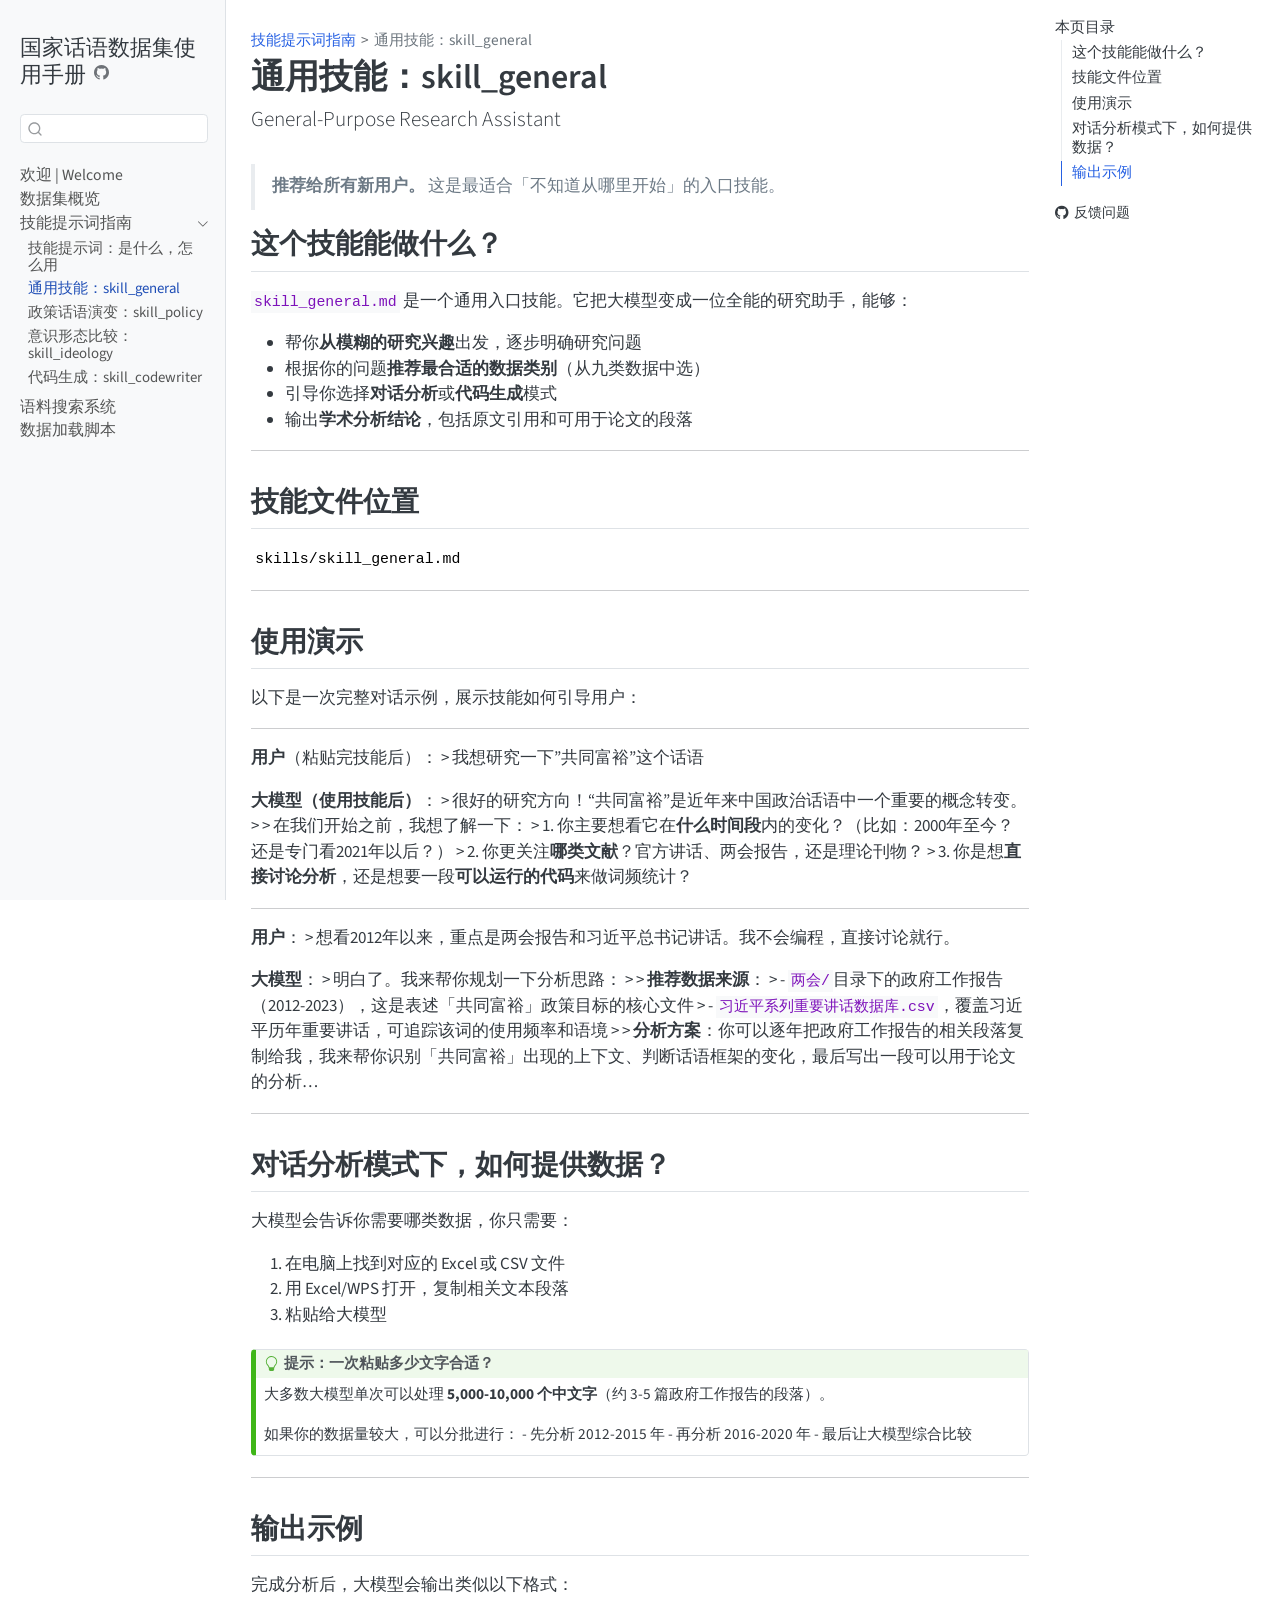
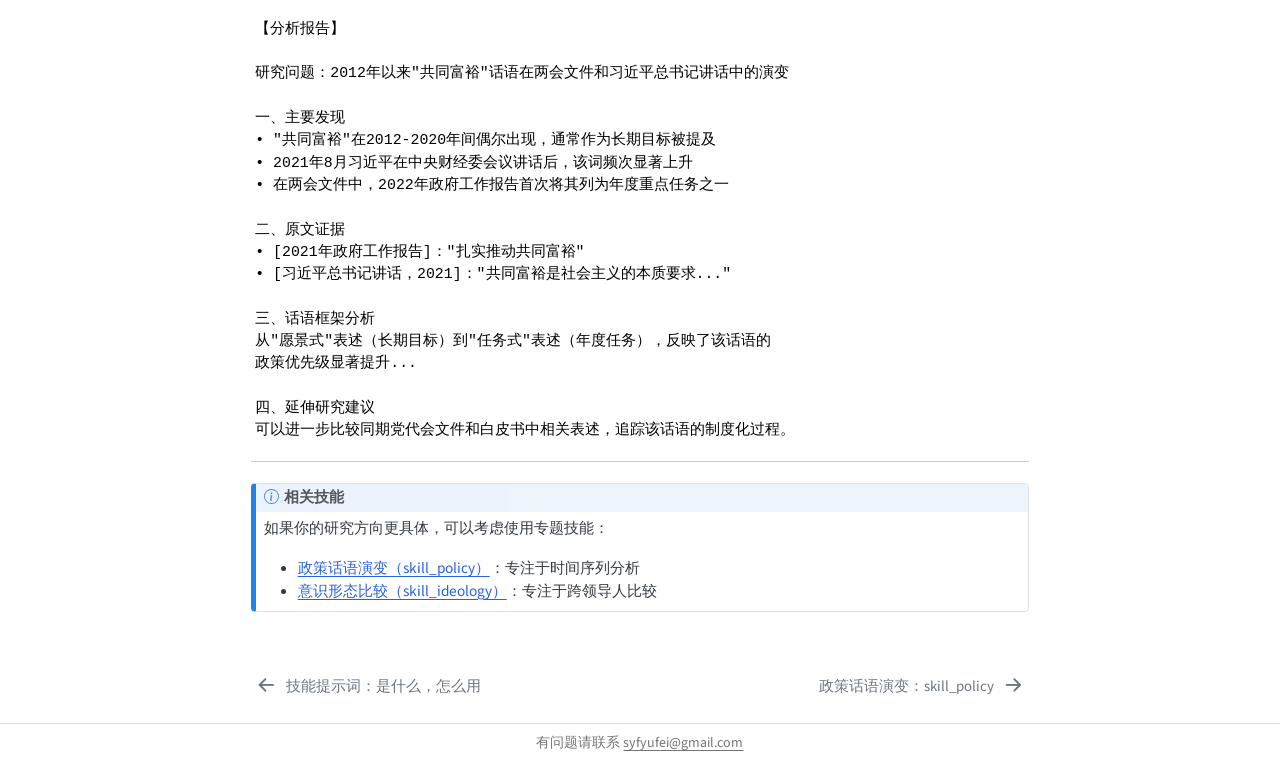
<file: skills-general.html>
<!DOCTYPE html>
<html xmlns="http://www.w3.org/1999/xhtml" lang="zh-Hans" xml:lang="zh-Hans"><head>

<meta charset="utf-8">
<meta name="generator" content="quarto-1.6.39">

<meta name="viewport" content="width=device-width, initial-scale=1.0, user-scalable=yes">


<title>通用技能：skill_general – 国家话语数据集使用手册</title>
<style>
code{white-space: pre-wrap;}
span.smallcaps{font-variant: small-caps;}
div.columns{display: flex; gap: min(4vw, 1.5em);}
div.column{flex: auto; overflow-x: auto;}
div.hanging-indent{margin-left: 1.5em; text-indent: -1.5em;}
ul.task-list{list-style: none;}
ul.task-list li input[type="checkbox"] {
  width: 0.8em;
  margin: 0 0.8em 0.2em -1em; /* quarto-specific, see https://github.com/quarto-dev/quarto-cli/issues/4556 */ 
  vertical-align: middle;
}
</style>


<script src="site_libs/quarto-nav/quarto-nav.js"></script>
<script src="site_libs/quarto-nav/headroom.min.js"></script>
<script src="site_libs/clipboard/clipboard.min.js"></script>
<script src="site_libs/quarto-search/autocomplete.umd.js"></script>
<script src="site_libs/quarto-search/fuse.min.js"></script>
<script src="site_libs/quarto-search/quarto-search.js"></script>
<meta name="quarto:offset" content="./">
<link href="./skills-policy.html" rel="next">
<link href="./skills-intro.html" rel="prev">
<script src="site_libs/quarto-html/quarto.js"></script>
<script src="site_libs/quarto-html/popper.min.js"></script>
<script src="site_libs/quarto-html/tippy.umd.min.js"></script>
<script src="site_libs/quarto-html/anchor.min.js"></script>
<link href="site_libs/quarto-html/tippy.css" rel="stylesheet">
<link href="site_libs/quarto-html/quarto-syntax-highlighting-0626ff4d7a71b55c8707dcae1d04a9b6.css" rel="stylesheet" id="quarto-text-highlighting-styles">
<script src="site_libs/bootstrap/bootstrap.min.js"></script>
<link href="site_libs/bootstrap/bootstrap-icons.css" rel="stylesheet">
<link href="site_libs/bootstrap/bootstrap-0ec19632dd867d7d0ba6412ce1ceba2d.min.css" rel="stylesheet" append-hash="true" id="quarto-bootstrap" data-mode="light">
<script id="quarto-search-options" type="application/json">{
  "location": "sidebar",
  "copy-button": false,
  "collapse-after": 3,
  "panel-placement": "start",
  "type": "textbox",
  "limit": 50,
  "keyboard-shortcut": [
    "f",
    "/",
    "s"
  ],
  "show-item-context": false,
  "language": {
    "search-no-results-text": "没有结果",
    "search-matching-documents-text": "匹配的文档",
    "search-copy-link-title": "复制搜索链接",
    "search-hide-matches-text": "隐藏其它匹配结果",
    "search-more-match-text": "更多匹配结果",
    "search-more-matches-text": "更多匹配结果",
    "search-clear-button-title": "清除",
    "search-text-placeholder": "",
    "search-detached-cancel-button-title": "取消",
    "search-submit-button-title": "提交",
    "search-label": "搜索"
  }
}</script>
<style>html{ scroll-behavior: smooth; }</style>


</head>

<body class="nav-sidebar docked">

<div id="quarto-search-results"></div>
  <header id="quarto-header" class="headroom fixed-top">
  <nav class="quarto-secondary-nav">
    <div class="container-fluid d-flex">
      <button type="button" class="quarto-btn-toggle btn" data-bs-toggle="collapse" role="button" data-bs-target=".quarto-sidebar-collapse-item" aria-controls="quarto-sidebar" aria-expanded="false" aria-label="展开或折叠侧边栏导航" onclick="if (window.quartoToggleHeadroom) { window.quartoToggleHeadroom(); }">
        <i class="bi bi-layout-text-sidebar-reverse"></i>
      </button>
        <nav class="quarto-page-breadcrumbs" aria-label="breadcrumb"><ol class="breadcrumb"><li class="breadcrumb-item"><a href="./skills-intro.html">技能提示词指南</a></li><li class="breadcrumb-item"><a href="./skills-general.html"><span class="chapter-title">通用技能：skill_general</span></a></li></ol></nav>
        <a class="flex-grow-1" role="navigation" data-bs-toggle="collapse" data-bs-target=".quarto-sidebar-collapse-item" aria-controls="quarto-sidebar" aria-expanded="false" aria-label="展开或折叠侧边栏导航" onclick="if (window.quartoToggleHeadroom) { window.quartoToggleHeadroom(); }">      
        </a>
      <button type="button" class="btn quarto-search-button" aria-label="搜索" onclick="window.quartoOpenSearch();">
        <i class="bi bi-search"></i>
      </button>
    </div>
  </nav>
</header>
<!-- content -->
<div id="quarto-content" class="quarto-container page-columns page-rows-contents page-layout-article">
<!-- sidebar -->
  <nav id="quarto-sidebar" class="sidebar collapse collapse-horizontal quarto-sidebar-collapse-item sidebar-navigation docked overflow-auto">
    <div class="pt-lg-2 mt-2 text-left sidebar-header">
    <div class="sidebar-title mb-0 py-0">
      <a href="./">国家话语数据集使用手册</a> 
        <div class="sidebar-tools-main">
    <a href="https://github.com/syfyufei/state-discourse-search" title="Source Code" class="quarto-navigation-tool px-1" aria-label="Source Code"><i class="bi bi-github"></i></a>
</div>
    </div>
      </div>
        <div class="mt-2 flex-shrink-0 align-items-center">
        <div class="sidebar-search">
        <div id="quarto-search" class="" title="搜索"></div>
        </div>
        </div>
    <div class="sidebar-menu-container"> 
    <ul class="list-unstyled mt-1">
        <li class="sidebar-item">
  <div class="sidebar-item-container"> 
  <a href="./index.html" class="sidebar-item-text sidebar-link"><span class="chapter-title">欢迎 | Welcome</span></a>
  </div>
</li>
        <li class="sidebar-item">
  <div class="sidebar-item-container"> 
  <a href="./overview.html" class="sidebar-item-text sidebar-link"><span class="chapter-title">数据集概览</span></a>
  </div>
</li>
        <li class="sidebar-item sidebar-item-section">
      <div class="sidebar-item-container"> 
            <a class="sidebar-item-text sidebar-link text-start" data-bs-toggle="collapse" data-bs-target="#quarto-sidebar-section-1" role="navigation" aria-expanded="true">
 <span class="menu-text">技能提示词指南</span></a>
          <a class="sidebar-item-toggle text-start" data-bs-toggle="collapse" data-bs-target="#quarto-sidebar-section-1" role="navigation" aria-expanded="true" aria-label="展开或折叠此栏">
            <i class="bi bi-chevron-right ms-2"></i>
          </a> 
      </div>
      <ul id="quarto-sidebar-section-1" class="collapse list-unstyled sidebar-section depth1 show">  
          <li class="sidebar-item">
  <div class="sidebar-item-container"> 
  <a href="./skills-intro.html" class="sidebar-item-text sidebar-link"><span class="chapter-title">技能提示词：是什么，怎么用</span></a>
  </div>
</li>
          <li class="sidebar-item">
  <div class="sidebar-item-container"> 
  <a href="./skills-general.html" class="sidebar-item-text sidebar-link active"><span class="chapter-title">通用技能：skill_general</span></a>
  </div>
</li>
          <li class="sidebar-item">
  <div class="sidebar-item-container"> 
  <a href="./skills-policy.html" class="sidebar-item-text sidebar-link"><span class="chapter-title">政策话语演变：skill_policy</span></a>
  </div>
</li>
          <li class="sidebar-item">
  <div class="sidebar-item-container"> 
  <a href="./skills-ideology.html" class="sidebar-item-text sidebar-link"><span class="chapter-title">意识形态比较：skill_ideology</span></a>
  </div>
</li>
          <li class="sidebar-item">
  <div class="sidebar-item-container"> 
  <a href="./skills-codewriter.html" class="sidebar-item-text sidebar-link"><span class="chapter-title">代码生成：skill_codewriter</span></a>
  </div>
</li>
      </ul>
  </li>
        <li class="sidebar-item">
  <div class="sidebar-item-container"> 
  <a href="./search-guide.html" class="sidebar-item-text sidebar-link"><span class="chapter-title">语料搜索系统</span></a>
  </div>
</li>
        <li class="sidebar-item">
  <div class="sidebar-item-container"> 
  <a href="./scripts-guide.html" class="sidebar-item-text sidebar-link"><span class="chapter-title">数据加载脚本</span></a>
  </div>
</li>
    </ul>
    </div>
</nav>
<div id="quarto-sidebar-glass" class="quarto-sidebar-collapse-item" data-bs-toggle="collapse" data-bs-target=".quarto-sidebar-collapse-item"></div>
<!-- margin-sidebar -->
    <div id="quarto-margin-sidebar" class="sidebar margin-sidebar">
        <nav id="TOC" role="doc-toc" class="toc-active">
    <h2 id="toc-title">本页目录</h2>
   
  <ul>
  <li><a href="#what-it-does" id="toc-what-it-does" class="nav-link active" data-scroll-target="#what-it-does">这个技能能做什么？</a></li>
  <li><a href="#file-location" id="toc-file-location" class="nav-link" data-scroll-target="#file-location">技能文件位置</a></li>
  <li><a href="#demo" id="toc-demo" class="nav-link" data-scroll-target="#demo">使用演示</a></li>
  <li><a href="#how-to-provide-data" id="toc-how-to-provide-data" class="nav-link" data-scroll-target="#how-to-provide-data">对话分析模式下，如何提供数据？</a></li>
  <li><a href="#output-example" id="toc-output-example" class="nav-link" data-scroll-target="#output-example">输出示例</a></li>
  </ul>
<div class="toc-actions"><ul><li><a href="https://github.com/syfyufei/state-discourse-search/issues/new" class="toc-action"><i class="bi bi-github"></i>反馈问题</a></li></ul></div></nav>
    </div>
<!-- main -->
<main class="content" id="quarto-document-content">

<header id="title-block-header" class="quarto-title-block default"><nav class="quarto-page-breadcrumbs quarto-title-breadcrumbs d-none d-lg-block" aria-label="breadcrumb"><ol class="breadcrumb"><li class="breadcrumb-item"><a href="./skills-intro.html">技能提示词指南</a></li><li class="breadcrumb-item"><a href="./skills-general.html"><span class="chapter-title">通用技能：skill_general</span></a></li></ol></nav>
<div class="quarto-title">
<h1 class="title"><span class="chapter-title">通用技能：skill_general</span></h1>
<p class="subtitle lead">General-Purpose Research Assistant</p>
</div>



<div class="quarto-title-meta">

    
  
    
  </div>
  


</header>


<blockquote class="blockquote">
<p><strong>推荐给所有新用户。</strong> 这是最适合「不知道从哪里开始」的入口技能。</p>
</blockquote>
<section id="what-it-does" class="level2">
<h2 class="anchored" data-anchor-id="what-it-does">这个技能能做什么？</h2>
<p><code>skill_general.md</code> 是一个通用入口技能。它把大模型变成一位全能的研究助手，能够：</p>
<ul>
<li>帮你<strong>从模糊的研究兴趣</strong>出发，逐步明确研究问题</li>
<li>根据你的问题<strong>推荐最合适的数据类别</strong>（从九类数据中选）</li>
<li>引导你选择<strong>对话分析</strong>或<strong>代码生成</strong>模式</li>
<li>输出<strong>学术分析结论</strong>，包括原文引用和可用于论文的段落</li>
</ul>
<hr>
</section>
<section id="file-location" class="level2">
<h2 class="anchored" data-anchor-id="file-location">技能文件位置</h2>
<pre><code>skills/skill_general.md</code></pre>
<hr>
</section>
<section id="demo" class="level2">
<h2 class="anchored" data-anchor-id="demo">使用演示</h2>
<p>以下是一次完整对话示例，展示技能如何引导用户：</p>
<hr>
<p><strong>用户</strong>（粘贴完技能后）： &gt; 我想研究一下”共同富裕”这个话语</p>
<p><strong>大模型（使用技能后）</strong>： &gt; 很好的研究方向！“共同富裕”是近年来中国政治话语中一个重要的概念转变。 &gt; &gt; 在我们开始之前，我想了解一下： &gt; 1. 你主要想看它在<strong>什么时间段</strong>内的变化？（比如：2000年至今？还是专门看2021年以后？） &gt; 2. 你更关注<strong>哪类文献</strong>？官方讲话、两会报告，还是理论刊物？ &gt; 3. 你是想<strong>直接讨论分析</strong>，还是想要一段<strong>可以运行的代码</strong>来做词频统计？</p>
<hr>
<p><strong>用户</strong>： &gt; 想看2012年以来，重点是两会报告和习近平总书记讲话。我不会编程，直接讨论就行。</p>
<p><strong>大模型</strong>： &gt; 明白了。我来帮你规划一下分析思路： &gt; &gt; <strong>推荐数据来源</strong>： &gt; - <code>两会/</code>目录下的政府工作报告（2012-2023），这是表述「共同富裕」政策目标的核心文件 &gt; - <code>习近平系列重要讲话数据库.csv</code>，覆盖习近平历年重要讲话，可追踪该词的使用频率和语境 &gt; &gt; <strong>分析方案</strong>：你可以逐年把政府工作报告的相关段落复制给我，我来帮你识别「共同富裕」出现的上下文、判断话语框架的变化，最后写出一段可以用于论文的分析…</p>
<hr>
</section>
<section id="how-to-provide-data" class="level2">
<h2 class="anchored" data-anchor-id="how-to-provide-data">对话分析模式下，如何提供数据？</h2>
<p>大模型会告诉你需要哪类数据，你只需要：</p>
<ol type="1">
<li>在电脑上找到对应的 Excel 或 CSV 文件</li>
<li>用 Excel/WPS 打开，复制相关文本段落</li>
<li>粘贴给大模型</li>
</ol>
<div class="callout callout-style-default callout-tip callout-titled">
<div class="callout-header d-flex align-content-center">
<div class="callout-icon-container">
<i class="callout-icon"></i>
</div>
<div class="callout-title-container flex-fill">
提示：一次粘贴多少文字合适？
</div>
</div>
<div class="callout-body-container callout-body">
<p>大多数大模型单次可以处理 <strong>5,000-10,000 个中文字</strong>（约 3-5 篇政府工作报告的段落）。</p>
<p>如果你的数据量较大，可以分批进行： - 先分析 2012-2015 年 - 再分析 2016-2020 年 - 最后让大模型综合比较</p>
</div>
</div>
<hr>
</section>
<section id="output-example" class="level2">
<h2 class="anchored" data-anchor-id="output-example">输出示例</h2>
<p>完成分析后，大模型会输出类似以下格式：</p>
<pre><code>【分析报告】

研究问题：2012年以来"共同富裕"话语在两会文件和习近平总书记讲话中的演变

一、主要发现
• "共同富裕"在2012-2020年间偶尔出现，通常作为长期目标被提及
• 2021年8月习近平在中央财经委会议讲话后，该词频次显著上升
• 在两会文件中，2022年政府工作报告首次将其列为年度重点任务之一

二、原文证据
• [2021年政府工作报告]："扎实推动共同富裕"
• [习近平总书记讲话，2021]："共同富裕是社会主义的本质要求..."

三、话语框架分析
从"愿景式"表述（长期目标）到"任务式"表述（年度任务），反映了该话语的
政策优先级显著提升...

四、延伸研究建议
可以进一步比较同期党代会文件和白皮书中相关表述，追踪该话语的制度化过程。</code></pre>
<hr>
<div class="callout callout-style-default callout-note callout-titled">
<div class="callout-header d-flex align-content-center">
<div class="callout-icon-container">
<i class="callout-icon"></i>
</div>
<div class="callout-title-container flex-fill">
相关技能
</div>
</div>
<div class="callout-body-container callout-body">
<p>如果你的研究方向更具体，可以考虑使用专题技能：</p>
<ul>
<li><a href="./skills-policy.html">政策话语演变（skill_policy）</a>：专注于时间序列分析</li>
<li><a href="./skills-ideology.html">意识形态比较（skill_ideology）</a>：专注于跨领导人比较</li>
</ul>
</div>
</div>


</section>

</main> <!-- /main -->
<script id="quarto-html-after-body" type="application/javascript">
window.document.addEventListener("DOMContentLoaded", function (event) {
  const toggleBodyColorMode = (bsSheetEl) => {
    const mode = bsSheetEl.getAttribute("data-mode");
    const bodyEl = window.document.querySelector("body");
    if (mode === "dark") {
      bodyEl.classList.add("quarto-dark");
      bodyEl.classList.remove("quarto-light");
    } else {
      bodyEl.classList.add("quarto-light");
      bodyEl.classList.remove("quarto-dark");
    }
  }
  const toggleBodyColorPrimary = () => {
    const bsSheetEl = window.document.querySelector("link#quarto-bootstrap");
    if (bsSheetEl) {
      toggleBodyColorMode(bsSheetEl);
    }
  }
  toggleBodyColorPrimary();  
  const icon = "";
  const anchorJS = new window.AnchorJS();
  anchorJS.options = {
    placement: 'right',
    icon: icon
  };
  anchorJS.add('.anchored');
  const isCodeAnnotation = (el) => {
    for (const clz of el.classList) {
      if (clz.startsWith('code-annotation-')) {                     
        return true;
      }
    }
    return false;
  }
  const onCopySuccess = function(e) {
    // button target
    const button = e.trigger;
    // don't keep focus
    button.blur();
    // flash "checked"
    button.classList.add('code-copy-button-checked');
    var currentTitle = button.getAttribute("title");
    button.setAttribute("title", "已复制");
    let tooltip;
    if (window.bootstrap) {
      button.setAttribute("data-bs-toggle", "tooltip");
      button.setAttribute("data-bs-placement", "left");
      button.setAttribute("data-bs-title", "已复制");
      tooltip = new bootstrap.Tooltip(button, 
        { trigger: "manual", 
          customClass: "code-copy-button-tooltip",
          offset: [0, -8]});
      tooltip.show();    
    }
    setTimeout(function() {
      if (tooltip) {
        tooltip.hide();
        button.removeAttribute("data-bs-title");
        button.removeAttribute("data-bs-toggle");
        button.removeAttribute("data-bs-placement");
      }
      button.setAttribute("title", currentTitle);
      button.classList.remove('code-copy-button-checked');
    }, 1000);
    // clear code selection
    e.clearSelection();
  }
  const getTextToCopy = function(trigger) {
      const codeEl = trigger.previousElementSibling.cloneNode(true);
      for (const childEl of codeEl.children) {
        if (isCodeAnnotation(childEl)) {
          childEl.remove();
        }
      }
      return codeEl.innerText;
  }
  const clipboard = new window.ClipboardJS('.code-copy-button:not([data-in-quarto-modal])', {
    text: getTextToCopy
  });
  clipboard.on('success', onCopySuccess);
  if (window.document.getElementById('quarto-embedded-source-code-modal')) {
    const clipboardModal = new window.ClipboardJS('.code-copy-button[data-in-quarto-modal]', {
      text: getTextToCopy,
      container: window.document.getElementById('quarto-embedded-source-code-modal')
    });
    clipboardModal.on('success', onCopySuccess);
  }
    var localhostRegex = new RegExp(/^(?:http|https):\/\/localhost\:?[0-9]*\//);
    var mailtoRegex = new RegExp(/^mailto:/);
      var filterRegex = new RegExp('/' + window.location.host + '/');
    var isInternal = (href) => {
        return filterRegex.test(href) || localhostRegex.test(href) || mailtoRegex.test(href);
    }
    // Inspect non-navigation links and adorn them if external
 	var links = window.document.querySelectorAll('a[href]:not(.nav-link):not(.navbar-brand):not(.toc-action):not(.sidebar-link):not(.sidebar-item-toggle):not(.pagination-link):not(.no-external):not([aria-hidden]):not(.dropdown-item):not(.quarto-navigation-tool):not(.about-link)');
    for (var i=0; i<links.length; i++) {
      const link = links[i];
      if (!isInternal(link.href)) {
        // undo the damage that might have been done by quarto-nav.js in the case of
        // links that we want to consider external
        if (link.dataset.originalHref !== undefined) {
          link.href = link.dataset.originalHref;
        }
      }
    }
  function tippyHover(el, contentFn, onTriggerFn, onUntriggerFn) {
    const config = {
      allowHTML: true,
      maxWidth: 500,
      delay: 100,
      arrow: false,
      appendTo: function(el) {
          return el.parentElement;
      },
      interactive: true,
      interactiveBorder: 10,
      theme: 'quarto',
      placement: 'bottom-start',
    };
    if (contentFn) {
      config.content = contentFn;
    }
    if (onTriggerFn) {
      config.onTrigger = onTriggerFn;
    }
    if (onUntriggerFn) {
      config.onUntrigger = onUntriggerFn;
    }
    window.tippy(el, config); 
  }
  const noterefs = window.document.querySelectorAll('a[role="doc-noteref"]');
  for (var i=0; i<noterefs.length; i++) {
    const ref = noterefs[i];
    tippyHover(ref, function() {
      // use id or data attribute instead here
      let href = ref.getAttribute('data-footnote-href') || ref.getAttribute('href');
      try { href = new URL(href).hash; } catch {}
      const id = href.replace(/^#\/?/, "");
      const note = window.document.getElementById(id);
      if (note) {
        return note.innerHTML;
      } else {
        return "";
      }
    });
  }
  const xrefs = window.document.querySelectorAll('a.quarto-xref');
  const processXRef = (id, note) => {
    // Strip column container classes
    const stripColumnClz = (el) => {
      el.classList.remove("page-full", "page-columns");
      if (el.children) {
        for (const child of el.children) {
          stripColumnClz(child);
        }
      }
    }
    stripColumnClz(note)
    if (id === null || id.startsWith('sec-')) {
      // Special case sections, only their first couple elements
      const container = document.createElement("div");
      if (note.children && note.children.length > 2) {
        container.appendChild(note.children[0].cloneNode(true));
        for (let i = 1; i < note.children.length; i++) {
          const child = note.children[i];
          if (child.tagName === "P" && child.innerText === "") {
            continue;
          } else {
            container.appendChild(child.cloneNode(true));
            break;
          }
        }
        if (window.Quarto?.typesetMath) {
          window.Quarto.typesetMath(container);
        }
        return container.innerHTML
      } else {
        if (window.Quarto?.typesetMath) {
          window.Quarto.typesetMath(note);
        }
        return note.innerHTML;
      }
    } else {
      // Remove any anchor links if they are present
      const anchorLink = note.querySelector('a.anchorjs-link');
      if (anchorLink) {
        anchorLink.remove();
      }
      if (window.Quarto?.typesetMath) {
        window.Quarto.typesetMath(note);
      }
      if (note.classList.contains("callout")) {
        return note.outerHTML;
      } else {
        return note.innerHTML;
      }
    }
  }
  for (var i=0; i<xrefs.length; i++) {
    const xref = xrefs[i];
    tippyHover(xref, undefined, function(instance) {
      instance.disable();
      let url = xref.getAttribute('href');
      let hash = undefined; 
      if (url.startsWith('#')) {
        hash = url;
      } else {
        try { hash = new URL(url).hash; } catch {}
      }
      if (hash) {
        const id = hash.replace(/^#\/?/, "");
        const note = window.document.getElementById(id);
        if (note !== null) {
          try {
            const html = processXRef(id, note.cloneNode(true));
            instance.setContent(html);
          } finally {
            instance.enable();
            instance.show();
          }
        } else {
          // See if we can fetch this
          fetch(url.split('#')[0])
          .then(res => res.text())
          .then(html => {
            const parser = new DOMParser();
            const htmlDoc = parser.parseFromString(html, "text/html");
            const note = htmlDoc.getElementById(id);
            if (note !== null) {
              const html = processXRef(id, note);
              instance.setContent(html);
            } 
          }).finally(() => {
            instance.enable();
            instance.show();
          });
        }
      } else {
        // See if we can fetch a full url (with no hash to target)
        // This is a special case and we should probably do some content thinning / targeting
        fetch(url)
        .then(res => res.text())
        .then(html => {
          const parser = new DOMParser();
          const htmlDoc = parser.parseFromString(html, "text/html");
          const note = htmlDoc.querySelector('main.content');
          if (note !== null) {
            // This should only happen for chapter cross references
            // (since there is no id in the URL)
            // remove the first header
            if (note.children.length > 0 && note.children[0].tagName === "HEADER") {
              note.children[0].remove();
            }
            const html = processXRef(null, note);
            instance.setContent(html);
          } 
        }).finally(() => {
          instance.enable();
          instance.show();
        });
      }
    }, function(instance) {
    });
  }
      let selectedAnnoteEl;
      const selectorForAnnotation = ( cell, annotation) => {
        let cellAttr = 'data-code-cell="' + cell + '"';
        let lineAttr = 'data-code-annotation="' +  annotation + '"';
        const selector = 'span[' + cellAttr + '][' + lineAttr + ']';
        return selector;
      }
      const selectCodeLines = (annoteEl) => {
        const doc = window.document;
        const targetCell = annoteEl.getAttribute("data-target-cell");
        const targetAnnotation = annoteEl.getAttribute("data-target-annotation");
        const annoteSpan = window.document.querySelector(selectorForAnnotation(targetCell, targetAnnotation));
        const lines = annoteSpan.getAttribute("data-code-lines").split(",");
        const lineIds = lines.map((line) => {
          return targetCell + "-" + line;
        })
        let top = null;
        let height = null;
        let parent = null;
        if (lineIds.length > 0) {
            //compute the position of the single el (top and bottom and make a div)
            const el = window.document.getElementById(lineIds[0]);
            top = el.offsetTop;
            height = el.offsetHeight;
            parent = el.parentElement.parentElement;
          if (lineIds.length > 1) {
            const lastEl = window.document.getElementById(lineIds[lineIds.length - 1]);
            const bottom = lastEl.offsetTop + lastEl.offsetHeight;
            height = bottom - top;
          }
          if (top !== null && height !== null && parent !== null) {
            // cook up a div (if necessary) and position it 
            let div = window.document.getElementById("code-annotation-line-highlight");
            if (div === null) {
              div = window.document.createElement("div");
              div.setAttribute("id", "code-annotation-line-highlight");
              div.style.position = 'absolute';
              parent.appendChild(div);
            }
            div.style.top = top - 2 + "px";
            div.style.height = height + 4 + "px";
            div.style.left = 0;
            let gutterDiv = window.document.getElementById("code-annotation-line-highlight-gutter");
            if (gutterDiv === null) {
              gutterDiv = window.document.createElement("div");
              gutterDiv.setAttribute("id", "code-annotation-line-highlight-gutter");
              gutterDiv.style.position = 'absolute';
              const codeCell = window.document.getElementById(targetCell);
              const gutter = codeCell.querySelector('.code-annotation-gutter');
              gutter.appendChild(gutterDiv);
            }
            gutterDiv.style.top = top - 2 + "px";
            gutterDiv.style.height = height + 4 + "px";
          }
          selectedAnnoteEl = annoteEl;
        }
      };
      const unselectCodeLines = () => {
        const elementsIds = ["code-annotation-line-highlight", "code-annotation-line-highlight-gutter"];
        elementsIds.forEach((elId) => {
          const div = window.document.getElementById(elId);
          if (div) {
            div.remove();
          }
        });
        selectedAnnoteEl = undefined;
      };
        // Handle positioning of the toggle
    window.addEventListener(
      "resize",
      throttle(() => {
        elRect = undefined;
        if (selectedAnnoteEl) {
          selectCodeLines(selectedAnnoteEl);
        }
      }, 10)
    );
    function throttle(fn, ms) {
    let throttle = false;
    let timer;
      return (...args) => {
        if(!throttle) { // first call gets through
            fn.apply(this, args);
            throttle = true;
        } else { // all the others get throttled
            if(timer) clearTimeout(timer); // cancel #2
            timer = setTimeout(() => {
              fn.apply(this, args);
              timer = throttle = false;
            }, ms);
        }
      };
    }
      // Attach click handler to the DT
      const annoteDls = window.document.querySelectorAll('dt[data-target-cell]');
      for (const annoteDlNode of annoteDls) {
        annoteDlNode.addEventListener('click', (event) => {
          const clickedEl = event.target;
          if (clickedEl !== selectedAnnoteEl) {
            unselectCodeLines();
            const activeEl = window.document.querySelector('dt[data-target-cell].code-annotation-active');
            if (activeEl) {
              activeEl.classList.remove('code-annotation-active');
            }
            selectCodeLines(clickedEl);
            clickedEl.classList.add('code-annotation-active');
          } else {
            // Unselect the line
            unselectCodeLines();
            clickedEl.classList.remove('code-annotation-active');
          }
        });
      }
  const findCites = (el) => {
    const parentEl = el.parentElement;
    if (parentEl) {
      const cites = parentEl.dataset.cites;
      if (cites) {
        return {
          el,
          cites: cites.split(' ')
        };
      } else {
        return findCites(el.parentElement)
      }
    } else {
      return undefined;
    }
  };
  var bibliorefs = window.document.querySelectorAll('a[role="doc-biblioref"]');
  for (var i=0; i<bibliorefs.length; i++) {
    const ref = bibliorefs[i];
    const citeInfo = findCites(ref);
    if (citeInfo) {
      tippyHover(citeInfo.el, function() {
        var popup = window.document.createElement('div');
        citeInfo.cites.forEach(function(cite) {
          var citeDiv = window.document.createElement('div');
          citeDiv.classList.add('hanging-indent');
          citeDiv.classList.add('csl-entry');
          var biblioDiv = window.document.getElementById('ref-' + cite);
          if (biblioDiv) {
            citeDiv.innerHTML = biblioDiv.innerHTML;
          }
          popup.appendChild(citeDiv);
        });
        return popup.innerHTML;
      });
    }
  }
});
</script>
<nav class="page-navigation">
  <div class="nav-page nav-page-previous">
      <a href="./skills-intro.html" class="pagination-link" aria-label="技能提示词：是什么，怎么用">
        <i class="bi bi-arrow-left-short"></i> <span class="nav-page-text"><span class="chapter-title">技能提示词：是什么，怎么用</span></span>
      </a>          
  </div>
  <div class="nav-page nav-page-next">
      <a href="./skills-policy.html" class="pagination-link" aria-label="政策话语演变：skill_policy">
        <span class="nav-page-text"><span class="chapter-title">政策话语演变：skill_policy</span></span> <i class="bi bi-arrow-right-short"></i>
      </a>
  </div>
</nav>
</div> <!-- /content -->
<footer class="footer">
  <div class="nav-footer">
    <div class="nav-footer-left">
      &nbsp;
    </div>   
    <div class="nav-footer-center">
<p>有问题请联系 <a href="mailto:syfyufei@gmail.com">syfyufei@gmail.com</a></p>
<div class="toc-actions d-sm-block d-md-none"><ul><li><a href="https://github.com/syfyufei/state-discourse-search/issues/new" class="toc-action"><i class="bi bi-github"></i>反馈问题</a></li></ul></div></div>
    <div class="nav-footer-right">
      &nbsp;
    </div>
  </div>
</footer>




<script src="site_libs/quarto-html/zenscroll-min.js"></script>
</body></html>
</file>
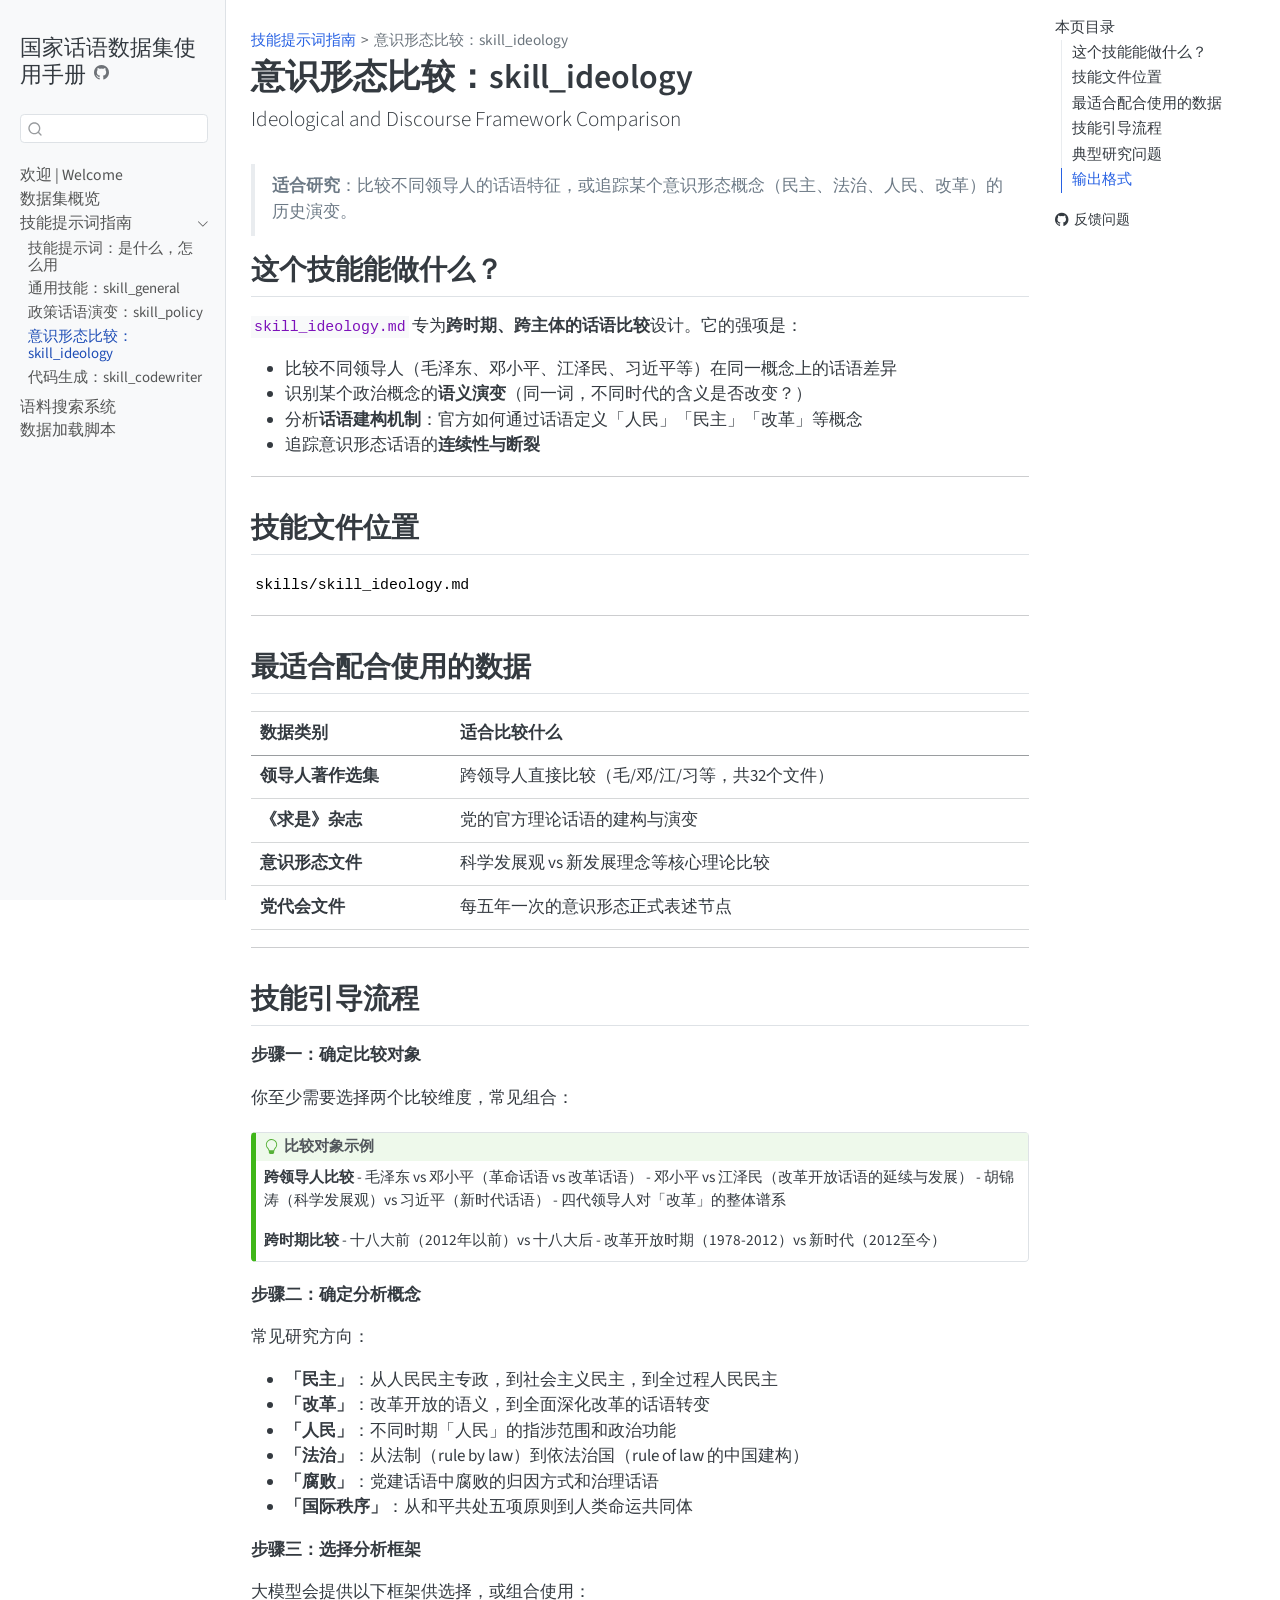
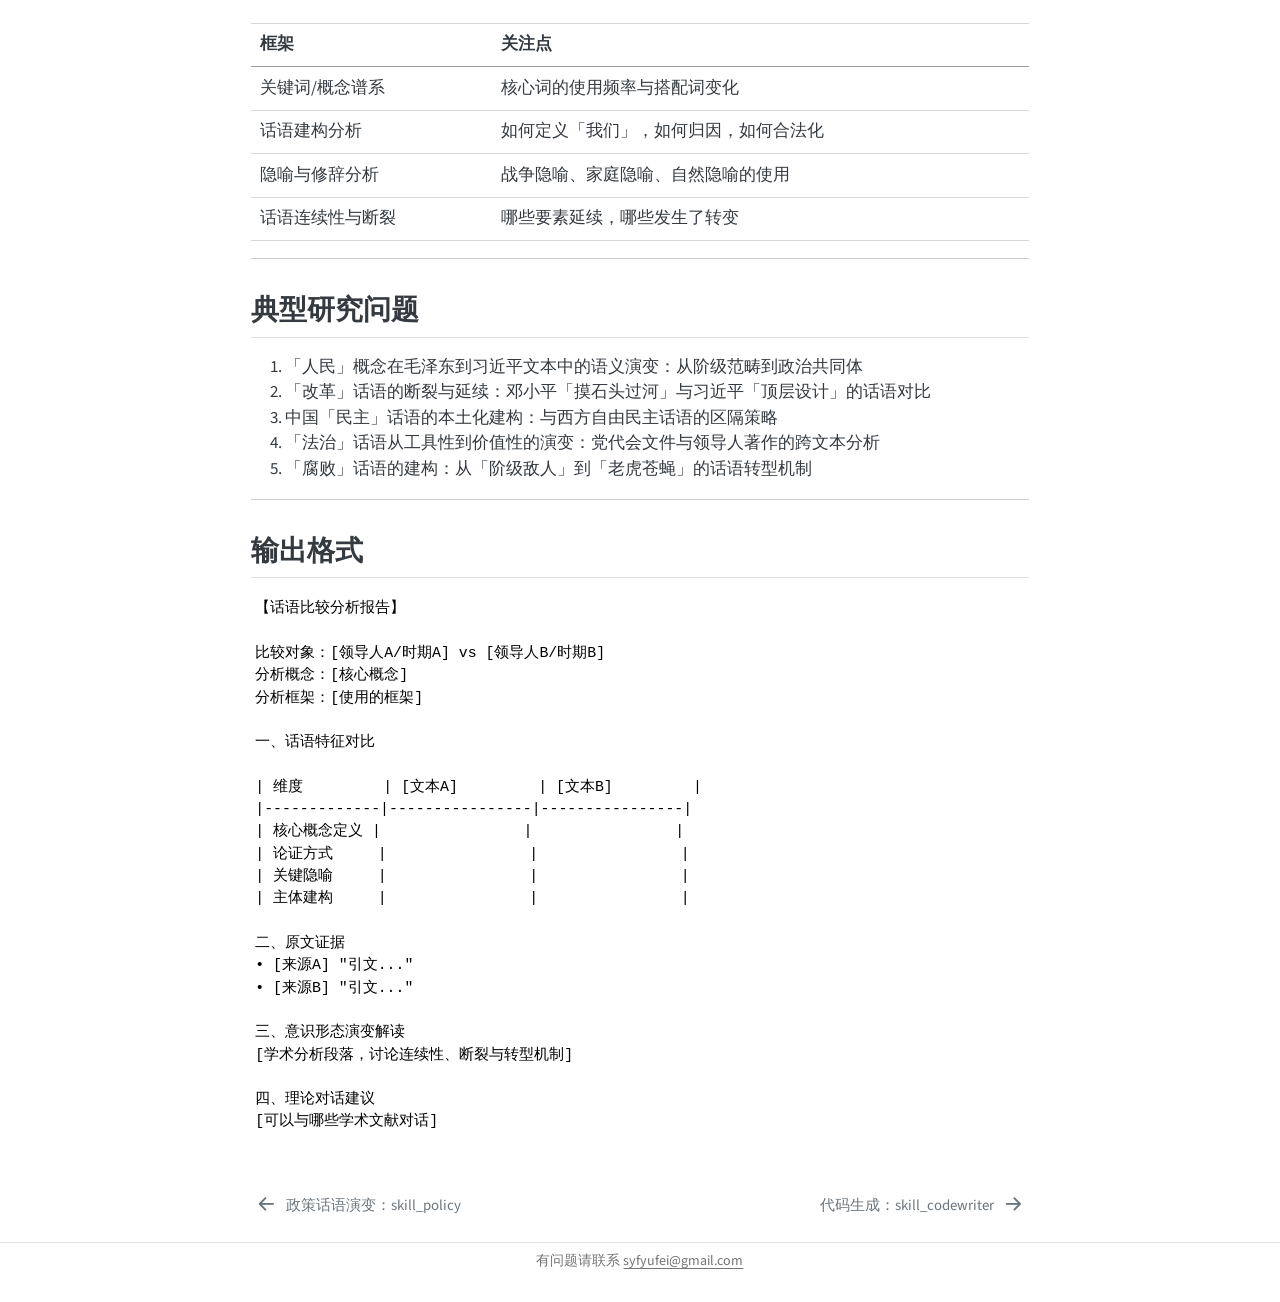
<file: skills-ideology.html>
<!DOCTYPE html>
<html xmlns="http://www.w3.org/1999/xhtml" lang="zh-Hans" xml:lang="zh-Hans"><head>

<meta charset="utf-8">
<meta name="generator" content="quarto-1.6.39">

<meta name="viewport" content="width=device-width, initial-scale=1.0, user-scalable=yes">


<title>意识形态比较：skill_ideology – 国家话语数据集使用手册</title>
<style>
code{white-space: pre-wrap;}
span.smallcaps{font-variant: small-caps;}
div.columns{display: flex; gap: min(4vw, 1.5em);}
div.column{flex: auto; overflow-x: auto;}
div.hanging-indent{margin-left: 1.5em; text-indent: -1.5em;}
ul.task-list{list-style: none;}
ul.task-list li input[type="checkbox"] {
  width: 0.8em;
  margin: 0 0.8em 0.2em -1em; /* quarto-specific, see https://github.com/quarto-dev/quarto-cli/issues/4556 */ 
  vertical-align: middle;
}
</style>


<script src="site_libs/quarto-nav/quarto-nav.js"></script>
<script src="site_libs/quarto-nav/headroom.min.js"></script>
<script src="site_libs/clipboard/clipboard.min.js"></script>
<script src="site_libs/quarto-search/autocomplete.umd.js"></script>
<script src="site_libs/quarto-search/fuse.min.js"></script>
<script src="site_libs/quarto-search/quarto-search.js"></script>
<meta name="quarto:offset" content="./">
<link href="./skills-codewriter.html" rel="next">
<link href="./skills-policy.html" rel="prev">
<script src="site_libs/quarto-html/quarto.js"></script>
<script src="site_libs/quarto-html/popper.min.js"></script>
<script src="site_libs/quarto-html/tippy.umd.min.js"></script>
<script src="site_libs/quarto-html/anchor.min.js"></script>
<link href="site_libs/quarto-html/tippy.css" rel="stylesheet">
<link href="site_libs/quarto-html/quarto-syntax-highlighting-0626ff4d7a71b55c8707dcae1d04a9b6.css" rel="stylesheet" id="quarto-text-highlighting-styles">
<script src="site_libs/bootstrap/bootstrap.min.js"></script>
<link href="site_libs/bootstrap/bootstrap-icons.css" rel="stylesheet">
<link href="site_libs/bootstrap/bootstrap-0ec19632dd867d7d0ba6412ce1ceba2d.min.css" rel="stylesheet" append-hash="true" id="quarto-bootstrap" data-mode="light">
<script id="quarto-search-options" type="application/json">{
  "location": "sidebar",
  "copy-button": false,
  "collapse-after": 3,
  "panel-placement": "start",
  "type": "textbox",
  "limit": 50,
  "keyboard-shortcut": [
    "f",
    "/",
    "s"
  ],
  "show-item-context": false,
  "language": {
    "search-no-results-text": "没有结果",
    "search-matching-documents-text": "匹配的文档",
    "search-copy-link-title": "复制搜索链接",
    "search-hide-matches-text": "隐藏其它匹配结果",
    "search-more-match-text": "更多匹配结果",
    "search-more-matches-text": "更多匹配结果",
    "search-clear-button-title": "清除",
    "search-text-placeholder": "",
    "search-detached-cancel-button-title": "取消",
    "search-submit-button-title": "提交",
    "search-label": "搜索"
  }
}</script>
<style>html{ scroll-behavior: smooth; }</style>


</head>

<body class="nav-sidebar docked">

<div id="quarto-search-results"></div>
  <header id="quarto-header" class="headroom fixed-top">
  <nav class="quarto-secondary-nav">
    <div class="container-fluid d-flex">
      <button type="button" class="quarto-btn-toggle btn" data-bs-toggle="collapse" role="button" data-bs-target=".quarto-sidebar-collapse-item" aria-controls="quarto-sidebar" aria-expanded="false" aria-label="展开或折叠侧边栏导航" onclick="if (window.quartoToggleHeadroom) { window.quartoToggleHeadroom(); }">
        <i class="bi bi-layout-text-sidebar-reverse"></i>
      </button>
        <nav class="quarto-page-breadcrumbs" aria-label="breadcrumb"><ol class="breadcrumb"><li class="breadcrumb-item"><a href="./skills-intro.html">技能提示词指南</a></li><li class="breadcrumb-item"><a href="./skills-ideology.html"><span class="chapter-title">意识形态比较：skill_ideology</span></a></li></ol></nav>
        <a class="flex-grow-1" role="navigation" data-bs-toggle="collapse" data-bs-target=".quarto-sidebar-collapse-item" aria-controls="quarto-sidebar" aria-expanded="false" aria-label="展开或折叠侧边栏导航" onclick="if (window.quartoToggleHeadroom) { window.quartoToggleHeadroom(); }">      
        </a>
      <button type="button" class="btn quarto-search-button" aria-label="搜索" onclick="window.quartoOpenSearch();">
        <i class="bi bi-search"></i>
      </button>
    </div>
  </nav>
</header>
<!-- content -->
<div id="quarto-content" class="quarto-container page-columns page-rows-contents page-layout-article">
<!-- sidebar -->
  <nav id="quarto-sidebar" class="sidebar collapse collapse-horizontal quarto-sidebar-collapse-item sidebar-navigation docked overflow-auto">
    <div class="pt-lg-2 mt-2 text-left sidebar-header">
    <div class="sidebar-title mb-0 py-0">
      <a href="./">国家话语数据集使用手册</a> 
        <div class="sidebar-tools-main">
    <a href="https://github.com/syfyufei/state-discourse-search" title="Source Code" class="quarto-navigation-tool px-1" aria-label="Source Code"><i class="bi bi-github"></i></a>
</div>
    </div>
      </div>
        <div class="mt-2 flex-shrink-0 align-items-center">
        <div class="sidebar-search">
        <div id="quarto-search" class="" title="搜索"></div>
        </div>
        </div>
    <div class="sidebar-menu-container"> 
    <ul class="list-unstyled mt-1">
        <li class="sidebar-item">
  <div class="sidebar-item-container"> 
  <a href="./index.html" class="sidebar-item-text sidebar-link"><span class="chapter-title">欢迎 | Welcome</span></a>
  </div>
</li>
        <li class="sidebar-item">
  <div class="sidebar-item-container"> 
  <a href="./overview.html" class="sidebar-item-text sidebar-link"><span class="chapter-title">数据集概览</span></a>
  </div>
</li>
        <li class="sidebar-item sidebar-item-section">
      <div class="sidebar-item-container"> 
            <a class="sidebar-item-text sidebar-link text-start" data-bs-toggle="collapse" data-bs-target="#quarto-sidebar-section-1" role="navigation" aria-expanded="true">
 <span class="menu-text">技能提示词指南</span></a>
          <a class="sidebar-item-toggle text-start" data-bs-toggle="collapse" data-bs-target="#quarto-sidebar-section-1" role="navigation" aria-expanded="true" aria-label="展开或折叠此栏">
            <i class="bi bi-chevron-right ms-2"></i>
          </a> 
      </div>
      <ul id="quarto-sidebar-section-1" class="collapse list-unstyled sidebar-section depth1 show">  
          <li class="sidebar-item">
  <div class="sidebar-item-container"> 
  <a href="./skills-intro.html" class="sidebar-item-text sidebar-link"><span class="chapter-title">技能提示词：是什么，怎么用</span></a>
  </div>
</li>
          <li class="sidebar-item">
  <div class="sidebar-item-container"> 
  <a href="./skills-general.html" class="sidebar-item-text sidebar-link"><span class="chapter-title">通用技能：skill_general</span></a>
  </div>
</li>
          <li class="sidebar-item">
  <div class="sidebar-item-container"> 
  <a href="./skills-policy.html" class="sidebar-item-text sidebar-link"><span class="chapter-title">政策话语演变：skill_policy</span></a>
  </div>
</li>
          <li class="sidebar-item">
  <div class="sidebar-item-container"> 
  <a href="./skills-ideology.html" class="sidebar-item-text sidebar-link active"><span class="chapter-title">意识形态比较：skill_ideology</span></a>
  </div>
</li>
          <li class="sidebar-item">
  <div class="sidebar-item-container"> 
  <a href="./skills-codewriter.html" class="sidebar-item-text sidebar-link"><span class="chapter-title">代码生成：skill_codewriter</span></a>
  </div>
</li>
      </ul>
  </li>
        <li class="sidebar-item">
  <div class="sidebar-item-container"> 
  <a href="./search-guide.html" class="sidebar-item-text sidebar-link"><span class="chapter-title">语料搜索系统</span></a>
  </div>
</li>
        <li class="sidebar-item">
  <div class="sidebar-item-container"> 
  <a href="./scripts-guide.html" class="sidebar-item-text sidebar-link"><span class="chapter-title">数据加载脚本</span></a>
  </div>
</li>
    </ul>
    </div>
</nav>
<div id="quarto-sidebar-glass" class="quarto-sidebar-collapse-item" data-bs-toggle="collapse" data-bs-target=".quarto-sidebar-collapse-item"></div>
<!-- margin-sidebar -->
    <div id="quarto-margin-sidebar" class="sidebar margin-sidebar">
        <nav id="TOC" role="doc-toc" class="toc-active">
    <h2 id="toc-title">本页目录</h2>
   
  <ul>
  <li><a href="#what-it-does" id="toc-what-it-does" class="nav-link active" data-scroll-target="#what-it-does">这个技能能做什么？</a></li>
  <li><a href="#file-location" id="toc-file-location" class="nav-link" data-scroll-target="#file-location">技能文件位置</a></li>
  <li><a href="#best-data" id="toc-best-data" class="nav-link" data-scroll-target="#best-data">最适合配合使用的数据</a></li>
  <li><a href="#workflow" id="toc-workflow" class="nav-link" data-scroll-target="#workflow">技能引导流程</a></li>
  <li><a href="#examples" id="toc-examples" class="nav-link" data-scroll-target="#examples">典型研究问题</a></li>
  <li><a href="#output" id="toc-output" class="nav-link" data-scroll-target="#output">输出格式</a></li>
  </ul>
<div class="toc-actions"><ul><li><a href="https://github.com/syfyufei/state-discourse-search/issues/new" class="toc-action"><i class="bi bi-github"></i>反馈问题</a></li></ul></div></nav>
    </div>
<!-- main -->
<main class="content" id="quarto-document-content">

<header id="title-block-header" class="quarto-title-block default"><nav class="quarto-page-breadcrumbs quarto-title-breadcrumbs d-none d-lg-block" aria-label="breadcrumb"><ol class="breadcrumb"><li class="breadcrumb-item"><a href="./skills-intro.html">技能提示词指南</a></li><li class="breadcrumb-item"><a href="./skills-ideology.html"><span class="chapter-title">意识形态比较：skill_ideology</span></a></li></ol></nav>
<div class="quarto-title">
<h1 class="title"><span class="chapter-title">意识形态比较：skill_ideology</span></h1>
<p class="subtitle lead">Ideological and Discourse Framework Comparison</p>
</div>



<div class="quarto-title-meta">

    
  
    
  </div>
  


</header>


<blockquote class="blockquote">
<p><strong>适合研究</strong>：比较不同领导人的话语特征，或追踪某个意识形态概念（民主、法治、人民、改革）的历史演变。</p>
</blockquote>
<section id="what-it-does" class="level2">
<h2 class="anchored" data-anchor-id="what-it-does">这个技能能做什么？</h2>
<p><code>skill_ideology.md</code> 专为<strong>跨时期、跨主体的话语比较</strong>设计。它的强项是：</p>
<ul>
<li>比较不同领导人（毛泽东、邓小平、江泽民、习近平等）在同一概念上的话语差异</li>
<li>识别某个政治概念的<strong>语义演变</strong>（同一词，不同时代的含义是否改变？）</li>
<li>分析<strong>话语建构机制</strong>：官方如何通过话语定义「人民」「民主」「改革」等概念</li>
<li>追踪意识形态话语的<strong>连续性与断裂</strong></li>
</ul>
<hr>
</section>
<section id="file-location" class="level2">
<h2 class="anchored" data-anchor-id="file-location">技能文件位置</h2>
<pre><code>skills/skill_ideology.md</code></pre>
<hr>
</section>
<section id="best-data" class="level2">
<h2 class="anchored" data-anchor-id="best-data">最适合配合使用的数据</h2>
<table class="caption-top table">
<thead>
<tr class="header">
<th>数据类别</th>
<th>适合比较什么</th>
</tr>
</thead>
<tbody>
<tr class="odd">
<td><strong>领导人著作选集</strong></td>
<td>跨领导人直接比较（毛/邓/江/习等，共32个文件）</td>
</tr>
<tr class="even">
<td><strong>《求是》杂志</strong></td>
<td>党的官方理论话语的建构与演变</td>
</tr>
<tr class="odd">
<td><strong>意识形态文件</strong></td>
<td>科学发展观 vs 新发展理念等核心理论比较</td>
</tr>
<tr class="even">
<td><strong>党代会文件</strong></td>
<td>每五年一次的意识形态正式表述节点</td>
</tr>
</tbody>
</table>
<hr>
</section>
<section id="workflow" class="level2">
<h2 class="anchored" data-anchor-id="workflow">技能引导流程</h2>
<p><strong>步骤一：确定比较对象</strong></p>
<p>你至少需要选择两个比较维度，常见组合：</p>
<div class="callout callout-style-default callout-tip callout-titled">
<div class="callout-header d-flex align-content-center">
<div class="callout-icon-container">
<i class="callout-icon"></i>
</div>
<div class="callout-title-container flex-fill">
比较对象示例
</div>
</div>
<div class="callout-body-container callout-body">
<p><strong>跨领导人比较</strong> - 毛泽东 vs 邓小平（革命话语 vs 改革话语） - 邓小平 vs 江泽民（改革开放话语的延续与发展） - 胡锦涛（科学发展观）vs 习近平（新时代话语） - 四代领导人对「改革」的整体谱系</p>
<p><strong>跨时期比较</strong> - 十八大前（2012年以前）vs 十八大后 - 改革开放时期（1978-2012）vs 新时代（2012至今）</p>
</div>
</div>
<p><strong>步骤二：确定分析概念</strong></p>
<p>常见研究方向：</p>
<ul>
<li><strong>「民主」</strong>：从人民民主专政，到社会主义民主，到全过程人民民主</li>
<li><strong>「改革」</strong>：改革开放的语义，到全面深化改革的话语转变</li>
<li><strong>「人民」</strong>：不同时期「人民」的指涉范围和政治功能</li>
<li><strong>「法治」</strong>：从法制（rule by law）到依法治国（rule of law 的中国建构）</li>
<li><strong>「腐败」</strong>：党建话语中腐败的归因方式和治理话语</li>
<li><strong>「国际秩序」</strong>：从和平共处五项原则到人类命运共同体</li>
</ul>
<p><strong>步骤三：选择分析框架</strong></p>
<p>大模型会提供以下框架供选择，或组合使用：</p>
<table class="caption-top table">
<thead>
<tr class="header">
<th>框架</th>
<th>关注点</th>
</tr>
</thead>
<tbody>
<tr class="odd">
<td>关键词/概念谱系</td>
<td>核心词的使用频率与搭配词变化</td>
</tr>
<tr class="even">
<td>话语建构分析</td>
<td>如何定义「我们」，如何归因，如何合法化</td>
</tr>
<tr class="odd">
<td>隐喻与修辞分析</td>
<td>战争隐喻、家庭隐喻、自然隐喻的使用</td>
</tr>
<tr class="even">
<td>话语连续性与断裂</td>
<td>哪些要素延续，哪些发生了转变</td>
</tr>
</tbody>
</table>
<hr>
</section>
<section id="examples" class="level2">
<h2 class="anchored" data-anchor-id="examples">典型研究问题</h2>
<ol type="1">
<li>「人民」概念在毛泽东到习近平文本中的语义演变：从阶级范畴到政治共同体</li>
<li>「改革」话语的断裂与延续：邓小平「摸石头过河」与习近平「顶层设计」的话语对比</li>
<li>中国「民主」话语的本土化建构：与西方自由民主话语的区隔策略</li>
<li>「法治」话语从工具性到价值性的演变：党代会文件与领导人著作的跨文本分析</li>
<li>「腐败」话语的建构：从「阶级敌人」到「老虎苍蝇」的话语转型机制</li>
</ol>
<hr>
</section>
<section id="output" class="level2">
<h2 class="anchored" data-anchor-id="output">输出格式</h2>
<pre><code>【话语比较分析报告】

比较对象：[领导人A/时期A] vs [领导人B/时期B]
分析概念：[核心概念]
分析框架：[使用的框架]

一、话语特征对比

| 维度         | [文本A]         | [文本B]         |
|-------------|----------------|----------------|
| 核心概念定义 |                |                |
| 论证方式     |                |                |
| 关键隐喻     |                |                |
| 主体建构     |                |                |

二、原文证据
• [来源A] "引文..."
• [来源B] "引文..."

三、意识形态演变解读
[学术分析段落，讨论连续性、断裂与转型机制]

四、理论对话建议
[可以与哪些学术文献对话]</code></pre>


</section>

</main> <!-- /main -->
<script id="quarto-html-after-body" type="application/javascript">
window.document.addEventListener("DOMContentLoaded", function (event) {
  const toggleBodyColorMode = (bsSheetEl) => {
    const mode = bsSheetEl.getAttribute("data-mode");
    const bodyEl = window.document.querySelector("body");
    if (mode === "dark") {
      bodyEl.classList.add("quarto-dark");
      bodyEl.classList.remove("quarto-light");
    } else {
      bodyEl.classList.add("quarto-light");
      bodyEl.classList.remove("quarto-dark");
    }
  }
  const toggleBodyColorPrimary = () => {
    const bsSheetEl = window.document.querySelector("link#quarto-bootstrap");
    if (bsSheetEl) {
      toggleBodyColorMode(bsSheetEl);
    }
  }
  toggleBodyColorPrimary();  
  const icon = "";
  const anchorJS = new window.AnchorJS();
  anchorJS.options = {
    placement: 'right',
    icon: icon
  };
  anchorJS.add('.anchored');
  const isCodeAnnotation = (el) => {
    for (const clz of el.classList) {
      if (clz.startsWith('code-annotation-')) {                     
        return true;
      }
    }
    return false;
  }
  const onCopySuccess = function(e) {
    // button target
    const button = e.trigger;
    // don't keep focus
    button.blur();
    // flash "checked"
    button.classList.add('code-copy-button-checked');
    var currentTitle = button.getAttribute("title");
    button.setAttribute("title", "已复制");
    let tooltip;
    if (window.bootstrap) {
      button.setAttribute("data-bs-toggle", "tooltip");
      button.setAttribute("data-bs-placement", "left");
      button.setAttribute("data-bs-title", "已复制");
      tooltip = new bootstrap.Tooltip(button, 
        { trigger: "manual", 
          customClass: "code-copy-button-tooltip",
          offset: [0, -8]});
      tooltip.show();    
    }
    setTimeout(function() {
      if (tooltip) {
        tooltip.hide();
        button.removeAttribute("data-bs-title");
        button.removeAttribute("data-bs-toggle");
        button.removeAttribute("data-bs-placement");
      }
      button.setAttribute("title", currentTitle);
      button.classList.remove('code-copy-button-checked');
    }, 1000);
    // clear code selection
    e.clearSelection();
  }
  const getTextToCopy = function(trigger) {
      const codeEl = trigger.previousElementSibling.cloneNode(true);
      for (const childEl of codeEl.children) {
        if (isCodeAnnotation(childEl)) {
          childEl.remove();
        }
      }
      return codeEl.innerText;
  }
  const clipboard = new window.ClipboardJS('.code-copy-button:not([data-in-quarto-modal])', {
    text: getTextToCopy
  });
  clipboard.on('success', onCopySuccess);
  if (window.document.getElementById('quarto-embedded-source-code-modal')) {
    const clipboardModal = new window.ClipboardJS('.code-copy-button[data-in-quarto-modal]', {
      text: getTextToCopy,
      container: window.document.getElementById('quarto-embedded-source-code-modal')
    });
    clipboardModal.on('success', onCopySuccess);
  }
    var localhostRegex = new RegExp(/^(?:http|https):\/\/localhost\:?[0-9]*\//);
    var mailtoRegex = new RegExp(/^mailto:/);
      var filterRegex = new RegExp('/' + window.location.host + '/');
    var isInternal = (href) => {
        return filterRegex.test(href) || localhostRegex.test(href) || mailtoRegex.test(href);
    }
    // Inspect non-navigation links and adorn them if external
 	var links = window.document.querySelectorAll('a[href]:not(.nav-link):not(.navbar-brand):not(.toc-action):not(.sidebar-link):not(.sidebar-item-toggle):not(.pagination-link):not(.no-external):not([aria-hidden]):not(.dropdown-item):not(.quarto-navigation-tool):not(.about-link)');
    for (var i=0; i<links.length; i++) {
      const link = links[i];
      if (!isInternal(link.href)) {
        // undo the damage that might have been done by quarto-nav.js in the case of
        // links that we want to consider external
        if (link.dataset.originalHref !== undefined) {
          link.href = link.dataset.originalHref;
        }
      }
    }
  function tippyHover(el, contentFn, onTriggerFn, onUntriggerFn) {
    const config = {
      allowHTML: true,
      maxWidth: 500,
      delay: 100,
      arrow: false,
      appendTo: function(el) {
          return el.parentElement;
      },
      interactive: true,
      interactiveBorder: 10,
      theme: 'quarto',
      placement: 'bottom-start',
    };
    if (contentFn) {
      config.content = contentFn;
    }
    if (onTriggerFn) {
      config.onTrigger = onTriggerFn;
    }
    if (onUntriggerFn) {
      config.onUntrigger = onUntriggerFn;
    }
    window.tippy(el, config); 
  }
  const noterefs = window.document.querySelectorAll('a[role="doc-noteref"]');
  for (var i=0; i<noterefs.length; i++) {
    const ref = noterefs[i];
    tippyHover(ref, function() {
      // use id or data attribute instead here
      let href = ref.getAttribute('data-footnote-href') || ref.getAttribute('href');
      try { href = new URL(href).hash; } catch {}
      const id = href.replace(/^#\/?/, "");
      const note = window.document.getElementById(id);
      if (note) {
        return note.innerHTML;
      } else {
        return "";
      }
    });
  }
  const xrefs = window.document.querySelectorAll('a.quarto-xref');
  const processXRef = (id, note) => {
    // Strip column container classes
    const stripColumnClz = (el) => {
      el.classList.remove("page-full", "page-columns");
      if (el.children) {
        for (const child of el.children) {
          stripColumnClz(child);
        }
      }
    }
    stripColumnClz(note)
    if (id === null || id.startsWith('sec-')) {
      // Special case sections, only their first couple elements
      const container = document.createElement("div");
      if (note.children && note.children.length > 2) {
        container.appendChild(note.children[0].cloneNode(true));
        for (let i = 1; i < note.children.length; i++) {
          const child = note.children[i];
          if (child.tagName === "P" && child.innerText === "") {
            continue;
          } else {
            container.appendChild(child.cloneNode(true));
            break;
          }
        }
        if (window.Quarto?.typesetMath) {
          window.Quarto.typesetMath(container);
        }
        return container.innerHTML
      } else {
        if (window.Quarto?.typesetMath) {
          window.Quarto.typesetMath(note);
        }
        return note.innerHTML;
      }
    } else {
      // Remove any anchor links if they are present
      const anchorLink = note.querySelector('a.anchorjs-link');
      if (anchorLink) {
        anchorLink.remove();
      }
      if (window.Quarto?.typesetMath) {
        window.Quarto.typesetMath(note);
      }
      if (note.classList.contains("callout")) {
        return note.outerHTML;
      } else {
        return note.innerHTML;
      }
    }
  }
  for (var i=0; i<xrefs.length; i++) {
    const xref = xrefs[i];
    tippyHover(xref, undefined, function(instance) {
      instance.disable();
      let url = xref.getAttribute('href');
      let hash = undefined; 
      if (url.startsWith('#')) {
        hash = url;
      } else {
        try { hash = new URL(url).hash; } catch {}
      }
      if (hash) {
        const id = hash.replace(/^#\/?/, "");
        const note = window.document.getElementById(id);
        if (note !== null) {
          try {
            const html = processXRef(id, note.cloneNode(true));
            instance.setContent(html);
          } finally {
            instance.enable();
            instance.show();
          }
        } else {
          // See if we can fetch this
          fetch(url.split('#')[0])
          .then(res => res.text())
          .then(html => {
            const parser = new DOMParser();
            const htmlDoc = parser.parseFromString(html, "text/html");
            const note = htmlDoc.getElementById(id);
            if (note !== null) {
              const html = processXRef(id, note);
              instance.setContent(html);
            } 
          }).finally(() => {
            instance.enable();
            instance.show();
          });
        }
      } else {
        // See if we can fetch a full url (with no hash to target)
        // This is a special case and we should probably do some content thinning / targeting
        fetch(url)
        .then(res => res.text())
        .then(html => {
          const parser = new DOMParser();
          const htmlDoc = parser.parseFromString(html, "text/html");
          const note = htmlDoc.querySelector('main.content');
          if (note !== null) {
            // This should only happen for chapter cross references
            // (since there is no id in the URL)
            // remove the first header
            if (note.children.length > 0 && note.children[0].tagName === "HEADER") {
              note.children[0].remove();
            }
            const html = processXRef(null, note);
            instance.setContent(html);
          } 
        }).finally(() => {
          instance.enable();
          instance.show();
        });
      }
    }, function(instance) {
    });
  }
      let selectedAnnoteEl;
      const selectorForAnnotation = ( cell, annotation) => {
        let cellAttr = 'data-code-cell="' + cell + '"';
        let lineAttr = 'data-code-annotation="' +  annotation + '"';
        const selector = 'span[' + cellAttr + '][' + lineAttr + ']';
        return selector;
      }
      const selectCodeLines = (annoteEl) => {
        const doc = window.document;
        const targetCell = annoteEl.getAttribute("data-target-cell");
        const targetAnnotation = annoteEl.getAttribute("data-target-annotation");
        const annoteSpan = window.document.querySelector(selectorForAnnotation(targetCell, targetAnnotation));
        const lines = annoteSpan.getAttribute("data-code-lines").split(",");
        const lineIds = lines.map((line) => {
          return targetCell + "-" + line;
        })
        let top = null;
        let height = null;
        let parent = null;
        if (lineIds.length > 0) {
            //compute the position of the single el (top and bottom and make a div)
            const el = window.document.getElementById(lineIds[0]);
            top = el.offsetTop;
            height = el.offsetHeight;
            parent = el.parentElement.parentElement;
          if (lineIds.length > 1) {
            const lastEl = window.document.getElementById(lineIds[lineIds.length - 1]);
            const bottom = lastEl.offsetTop + lastEl.offsetHeight;
            height = bottom - top;
          }
          if (top !== null && height !== null && parent !== null) {
            // cook up a div (if necessary) and position it 
            let div = window.document.getElementById("code-annotation-line-highlight");
            if (div === null) {
              div = window.document.createElement("div");
              div.setAttribute("id", "code-annotation-line-highlight");
              div.style.position = 'absolute';
              parent.appendChild(div);
            }
            div.style.top = top - 2 + "px";
            div.style.height = height + 4 + "px";
            div.style.left = 0;
            let gutterDiv = window.document.getElementById("code-annotation-line-highlight-gutter");
            if (gutterDiv === null) {
              gutterDiv = window.document.createElement("div");
              gutterDiv.setAttribute("id", "code-annotation-line-highlight-gutter");
              gutterDiv.style.position = 'absolute';
              const codeCell = window.document.getElementById(targetCell);
              const gutter = codeCell.querySelector('.code-annotation-gutter');
              gutter.appendChild(gutterDiv);
            }
            gutterDiv.style.top = top - 2 + "px";
            gutterDiv.style.height = height + 4 + "px";
          }
          selectedAnnoteEl = annoteEl;
        }
      };
      const unselectCodeLines = () => {
        const elementsIds = ["code-annotation-line-highlight", "code-annotation-line-highlight-gutter"];
        elementsIds.forEach((elId) => {
          const div = window.document.getElementById(elId);
          if (div) {
            div.remove();
          }
        });
        selectedAnnoteEl = undefined;
      };
        // Handle positioning of the toggle
    window.addEventListener(
      "resize",
      throttle(() => {
        elRect = undefined;
        if (selectedAnnoteEl) {
          selectCodeLines(selectedAnnoteEl);
        }
      }, 10)
    );
    function throttle(fn, ms) {
    let throttle = false;
    let timer;
      return (...args) => {
        if(!throttle) { // first call gets through
            fn.apply(this, args);
            throttle = true;
        } else { // all the others get throttled
            if(timer) clearTimeout(timer); // cancel #2
            timer = setTimeout(() => {
              fn.apply(this, args);
              timer = throttle = false;
            }, ms);
        }
      };
    }
      // Attach click handler to the DT
      const annoteDls = window.document.querySelectorAll('dt[data-target-cell]');
      for (const annoteDlNode of annoteDls) {
        annoteDlNode.addEventListener('click', (event) => {
          const clickedEl = event.target;
          if (clickedEl !== selectedAnnoteEl) {
            unselectCodeLines();
            const activeEl = window.document.querySelector('dt[data-target-cell].code-annotation-active');
            if (activeEl) {
              activeEl.classList.remove('code-annotation-active');
            }
            selectCodeLines(clickedEl);
            clickedEl.classList.add('code-annotation-active');
          } else {
            // Unselect the line
            unselectCodeLines();
            clickedEl.classList.remove('code-annotation-active');
          }
        });
      }
  const findCites = (el) => {
    const parentEl = el.parentElement;
    if (parentEl) {
      const cites = parentEl.dataset.cites;
      if (cites) {
        return {
          el,
          cites: cites.split(' ')
        };
      } else {
        return findCites(el.parentElement)
      }
    } else {
      return undefined;
    }
  };
  var bibliorefs = window.document.querySelectorAll('a[role="doc-biblioref"]');
  for (var i=0; i<bibliorefs.length; i++) {
    const ref = bibliorefs[i];
    const citeInfo = findCites(ref);
    if (citeInfo) {
      tippyHover(citeInfo.el, function() {
        var popup = window.document.createElement('div');
        citeInfo.cites.forEach(function(cite) {
          var citeDiv = window.document.createElement('div');
          citeDiv.classList.add('hanging-indent');
          citeDiv.classList.add('csl-entry');
          var biblioDiv = window.document.getElementById('ref-' + cite);
          if (biblioDiv) {
            citeDiv.innerHTML = biblioDiv.innerHTML;
          }
          popup.appendChild(citeDiv);
        });
        return popup.innerHTML;
      });
    }
  }
});
</script>
<nav class="page-navigation">
  <div class="nav-page nav-page-previous">
      <a href="./skills-policy.html" class="pagination-link" aria-label="政策话语演变：skill_policy">
        <i class="bi bi-arrow-left-short"></i> <span class="nav-page-text"><span class="chapter-title">政策话语演变：skill_policy</span></span>
      </a>          
  </div>
  <div class="nav-page nav-page-next">
      <a href="./skills-codewriter.html" class="pagination-link" aria-label="代码生成：skill_codewriter">
        <span class="nav-page-text"><span class="chapter-title">代码生成：skill_codewriter</span></span> <i class="bi bi-arrow-right-short"></i>
      </a>
  </div>
</nav>
</div> <!-- /content -->
<footer class="footer">
  <div class="nav-footer">
    <div class="nav-footer-left">
      &nbsp;
    </div>   
    <div class="nav-footer-center">
<p>有问题请联系 <a href="mailto:syfyufei@gmail.com">syfyufei@gmail.com</a></p>
<div class="toc-actions d-sm-block d-md-none"><ul><li><a href="https://github.com/syfyufei/state-discourse-search/issues/new" class="toc-action"><i class="bi bi-github"></i>反馈问题</a></li></ul></div></div>
    <div class="nav-footer-right">
      &nbsp;
    </div>
  </div>
</footer>




<script src="site_libs/quarto-html/zenscroll-min.js"></script>
</body></html>
</file>
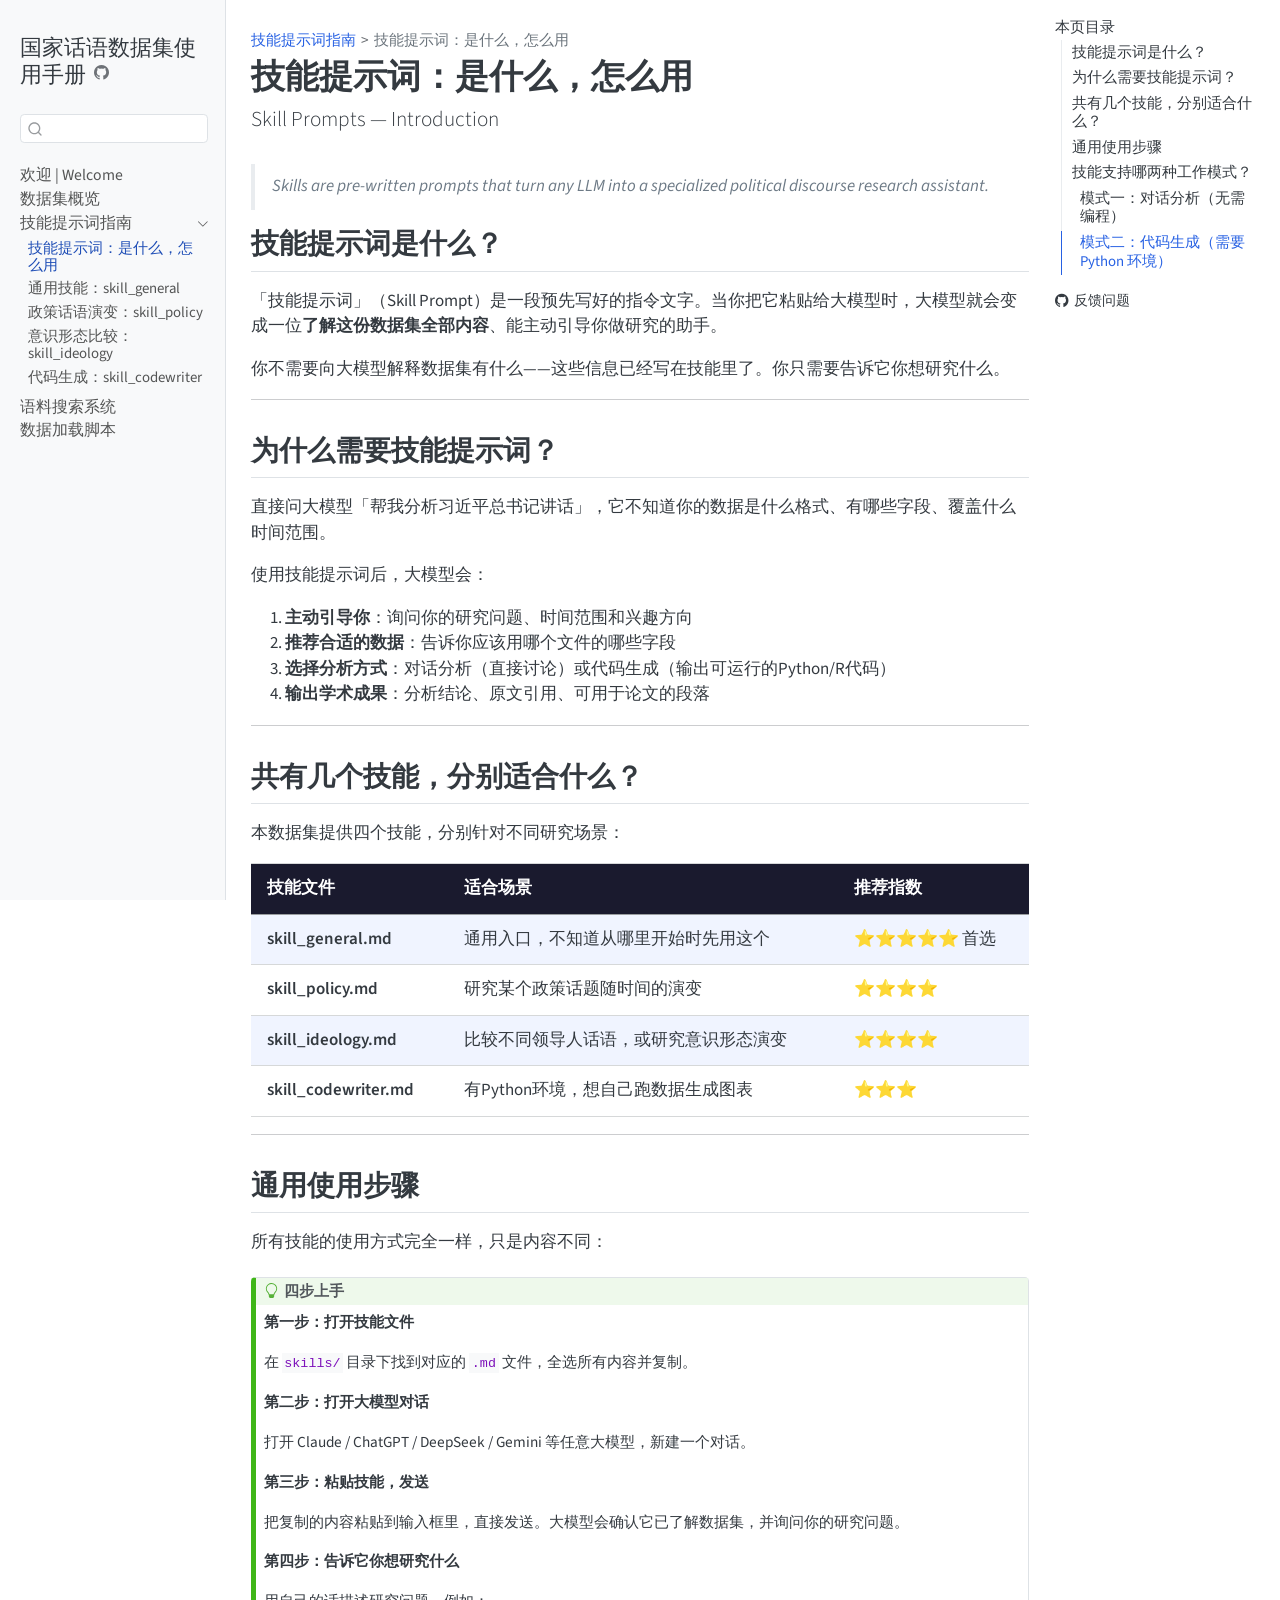
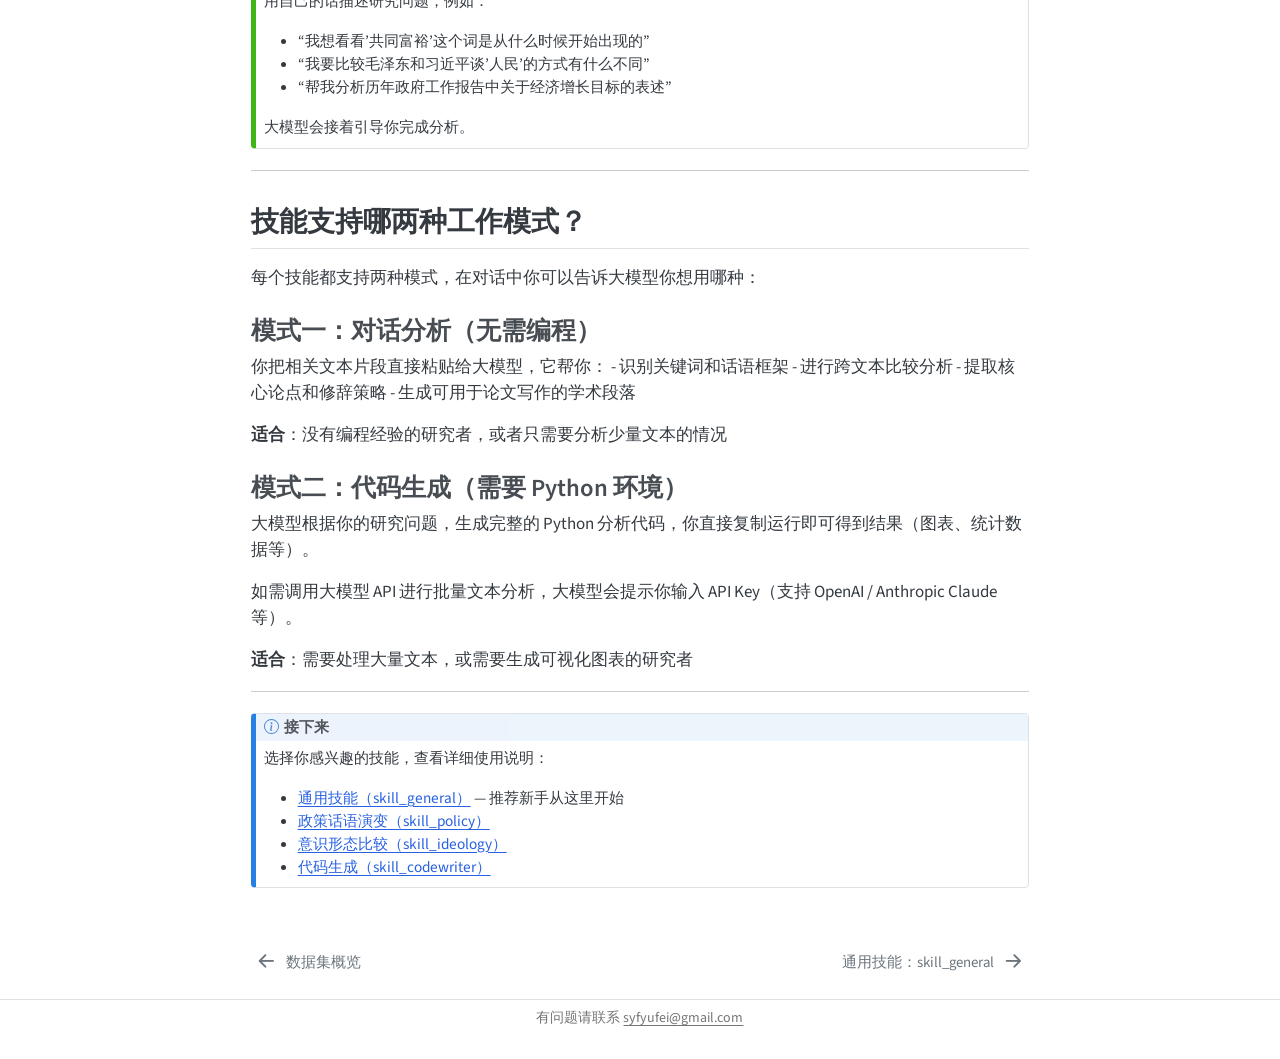
<file: skills-intro.html>
<!DOCTYPE html>
<html xmlns="http://www.w3.org/1999/xhtml" lang="zh-Hans" xml:lang="zh-Hans"><head>

<meta charset="utf-8">
<meta name="generator" content="quarto-1.6.39">

<meta name="viewport" content="width=device-width, initial-scale=1.0, user-scalable=yes">


<title>技能提示词：是什么，怎么用 – 国家话语数据集使用手册</title>
<style>
code{white-space: pre-wrap;}
span.smallcaps{font-variant: small-caps;}
div.columns{display: flex; gap: min(4vw, 1.5em);}
div.column{flex: auto; overflow-x: auto;}
div.hanging-indent{margin-left: 1.5em; text-indent: -1.5em;}
ul.task-list{list-style: none;}
ul.task-list li input[type="checkbox"] {
  width: 0.8em;
  margin: 0 0.8em 0.2em -1em; /* quarto-specific, see https://github.com/quarto-dev/quarto-cli/issues/4556 */ 
  vertical-align: middle;
}
</style>


<script src="site_libs/quarto-nav/quarto-nav.js"></script>
<script src="site_libs/quarto-nav/headroom.min.js"></script>
<script src="site_libs/clipboard/clipboard.min.js"></script>
<script src="site_libs/quarto-search/autocomplete.umd.js"></script>
<script src="site_libs/quarto-search/fuse.min.js"></script>
<script src="site_libs/quarto-search/quarto-search.js"></script>
<meta name="quarto:offset" content="./">
<link href="./skills-general.html" rel="next">
<link href="./overview.html" rel="prev">
<script src="site_libs/quarto-html/quarto.js"></script>
<script src="site_libs/quarto-html/popper.min.js"></script>
<script src="site_libs/quarto-html/tippy.umd.min.js"></script>
<script src="site_libs/quarto-html/anchor.min.js"></script>
<link href="site_libs/quarto-html/tippy.css" rel="stylesheet">
<link href="site_libs/quarto-html/quarto-syntax-highlighting-0626ff4d7a71b55c8707dcae1d04a9b6.css" rel="stylesheet" id="quarto-text-highlighting-styles">
<script src="site_libs/bootstrap/bootstrap.min.js"></script>
<link href="site_libs/bootstrap/bootstrap-icons.css" rel="stylesheet">
<link href="site_libs/bootstrap/bootstrap-0ec19632dd867d7d0ba6412ce1ceba2d.min.css" rel="stylesheet" append-hash="true" id="quarto-bootstrap" data-mode="light">
<script id="quarto-search-options" type="application/json">{
  "location": "sidebar",
  "copy-button": false,
  "collapse-after": 3,
  "panel-placement": "start",
  "type": "textbox",
  "limit": 50,
  "keyboard-shortcut": [
    "f",
    "/",
    "s"
  ],
  "show-item-context": false,
  "language": {
    "search-no-results-text": "没有结果",
    "search-matching-documents-text": "匹配的文档",
    "search-copy-link-title": "复制搜索链接",
    "search-hide-matches-text": "隐藏其它匹配结果",
    "search-more-match-text": "更多匹配结果",
    "search-more-matches-text": "更多匹配结果",
    "search-clear-button-title": "清除",
    "search-text-placeholder": "",
    "search-detached-cancel-button-title": "取消",
    "search-submit-button-title": "提交",
    "search-label": "搜索"
  }
}</script>
<style>html{ scroll-behavior: smooth; }</style>


</head>

<body class="nav-sidebar docked">

<div id="quarto-search-results"></div>
  <header id="quarto-header" class="headroom fixed-top">
  <nav class="quarto-secondary-nav">
    <div class="container-fluid d-flex">
      <button type="button" class="quarto-btn-toggle btn" data-bs-toggle="collapse" role="button" data-bs-target=".quarto-sidebar-collapse-item" aria-controls="quarto-sidebar" aria-expanded="false" aria-label="展开或折叠侧边栏导航" onclick="if (window.quartoToggleHeadroom) { window.quartoToggleHeadroom(); }">
        <i class="bi bi-layout-text-sidebar-reverse"></i>
      </button>
        <nav class="quarto-page-breadcrumbs" aria-label="breadcrumb"><ol class="breadcrumb"><li class="breadcrumb-item"><a href="./skills-intro.html">技能提示词指南</a></li><li class="breadcrumb-item"><a href="./skills-intro.html"><span class="chapter-title">技能提示词：是什么，怎么用</span></a></li></ol></nav>
        <a class="flex-grow-1" role="navigation" data-bs-toggle="collapse" data-bs-target=".quarto-sidebar-collapse-item" aria-controls="quarto-sidebar" aria-expanded="false" aria-label="展开或折叠侧边栏导航" onclick="if (window.quartoToggleHeadroom) { window.quartoToggleHeadroom(); }">      
        </a>
      <button type="button" class="btn quarto-search-button" aria-label="搜索" onclick="window.quartoOpenSearch();">
        <i class="bi bi-search"></i>
      </button>
    </div>
  </nav>
</header>
<!-- content -->
<div id="quarto-content" class="quarto-container page-columns page-rows-contents page-layout-article">
<!-- sidebar -->
  <nav id="quarto-sidebar" class="sidebar collapse collapse-horizontal quarto-sidebar-collapse-item sidebar-navigation docked overflow-auto">
    <div class="pt-lg-2 mt-2 text-left sidebar-header">
    <div class="sidebar-title mb-0 py-0">
      <a href="./">国家话语数据集使用手册</a> 
        <div class="sidebar-tools-main">
    <a href="https://github.com/syfyufei/state-discourse-search" title="Source Code" class="quarto-navigation-tool px-1" aria-label="Source Code"><i class="bi bi-github"></i></a>
</div>
    </div>
      </div>
        <div class="mt-2 flex-shrink-0 align-items-center">
        <div class="sidebar-search">
        <div id="quarto-search" class="" title="搜索"></div>
        </div>
        </div>
    <div class="sidebar-menu-container"> 
    <ul class="list-unstyled mt-1">
        <li class="sidebar-item">
  <div class="sidebar-item-container"> 
  <a href="./index.html" class="sidebar-item-text sidebar-link"><span class="chapter-title">欢迎 | Welcome</span></a>
  </div>
</li>
        <li class="sidebar-item">
  <div class="sidebar-item-container"> 
  <a href="./overview.html" class="sidebar-item-text sidebar-link"><span class="chapter-title">数据集概览</span></a>
  </div>
</li>
        <li class="sidebar-item sidebar-item-section">
      <div class="sidebar-item-container"> 
            <a class="sidebar-item-text sidebar-link text-start" data-bs-toggle="collapse" data-bs-target="#quarto-sidebar-section-1" role="navigation" aria-expanded="true">
 <span class="menu-text">技能提示词指南</span></a>
          <a class="sidebar-item-toggle text-start" data-bs-toggle="collapse" data-bs-target="#quarto-sidebar-section-1" role="navigation" aria-expanded="true" aria-label="展开或折叠此栏">
            <i class="bi bi-chevron-right ms-2"></i>
          </a> 
      </div>
      <ul id="quarto-sidebar-section-1" class="collapse list-unstyled sidebar-section depth1 show">  
          <li class="sidebar-item">
  <div class="sidebar-item-container"> 
  <a href="./skills-intro.html" class="sidebar-item-text sidebar-link active"><span class="chapter-title">技能提示词：是什么，怎么用</span></a>
  </div>
</li>
          <li class="sidebar-item">
  <div class="sidebar-item-container"> 
  <a href="./skills-general.html" class="sidebar-item-text sidebar-link"><span class="chapter-title">通用技能：skill_general</span></a>
  </div>
</li>
          <li class="sidebar-item">
  <div class="sidebar-item-container"> 
  <a href="./skills-policy.html" class="sidebar-item-text sidebar-link"><span class="chapter-title">政策话语演变：skill_policy</span></a>
  </div>
</li>
          <li class="sidebar-item">
  <div class="sidebar-item-container"> 
  <a href="./skills-ideology.html" class="sidebar-item-text sidebar-link"><span class="chapter-title">意识形态比较：skill_ideology</span></a>
  </div>
</li>
          <li class="sidebar-item">
  <div class="sidebar-item-container"> 
  <a href="./skills-codewriter.html" class="sidebar-item-text sidebar-link"><span class="chapter-title">代码生成：skill_codewriter</span></a>
  </div>
</li>
      </ul>
  </li>
        <li class="sidebar-item">
  <div class="sidebar-item-container"> 
  <a href="./search-guide.html" class="sidebar-item-text sidebar-link"><span class="chapter-title">语料搜索系统</span></a>
  </div>
</li>
        <li class="sidebar-item">
  <div class="sidebar-item-container"> 
  <a href="./scripts-guide.html" class="sidebar-item-text sidebar-link"><span class="chapter-title">数据加载脚本</span></a>
  </div>
</li>
    </ul>
    </div>
</nav>
<div id="quarto-sidebar-glass" class="quarto-sidebar-collapse-item" data-bs-toggle="collapse" data-bs-target=".quarto-sidebar-collapse-item"></div>
<!-- margin-sidebar -->
    <div id="quarto-margin-sidebar" class="sidebar margin-sidebar">
        <nav id="TOC" role="doc-toc" class="toc-active">
    <h2 id="toc-title">本页目录</h2>
   
  <ul>
  <li><a href="#what-is-skill" id="toc-what-is-skill" class="nav-link active" data-scroll-target="#what-is-skill">技能提示词是什么？</a></li>
  <li><a href="#why-skills" id="toc-why-skills" class="nav-link" data-scroll-target="#why-skills">为什么需要技能提示词？</a></li>
  <li><a href="#which-skill" id="toc-which-skill" class="nav-link" data-scroll-target="#which-skill">共有几个技能，分别适合什么？</a></li>
  <li><a href="#how-to-use" id="toc-how-to-use" class="nav-link" data-scroll-target="#how-to-use">通用使用步骤</a></li>
  <li><a href="#two-modes" id="toc-two-modes" class="nav-link" data-scroll-target="#two-modes">技能支持哪两种工作模式？</a>
  <ul class="collapse">
  <li><a href="#模式一对话分析无需编程" id="toc-模式一对话分析无需编程" class="nav-link" data-scroll-target="#模式一对话分析无需编程">模式一：对话分析（无需编程）</a></li>
  <li><a href="#模式二代码生成需要-python-环境" id="toc-模式二代码生成需要-python-环境" class="nav-link" data-scroll-target="#模式二代码生成需要-python-环境">模式二：代码生成（需要 Python 环境）</a></li>
  </ul></li>
  </ul>
<div class="toc-actions"><ul><li><a href="https://github.com/syfyufei/state-discourse-search/issues/new" class="toc-action"><i class="bi bi-github"></i>反馈问题</a></li></ul></div></nav>
    </div>
<!-- main -->
<main class="content" id="quarto-document-content">

<header id="title-block-header" class="quarto-title-block default"><nav class="quarto-page-breadcrumbs quarto-title-breadcrumbs d-none d-lg-block" aria-label="breadcrumb"><ol class="breadcrumb"><li class="breadcrumb-item"><a href="./skills-intro.html">技能提示词指南</a></li><li class="breadcrumb-item"><a href="./skills-intro.html"><span class="chapter-title">技能提示词：是什么，怎么用</span></a></li></ol></nav>
<div class="quarto-title">
<h1 class="title"><span class="chapter-title">技能提示词：是什么，怎么用</span></h1>
<p class="subtitle lead">Skill Prompts — Introduction</p>
</div>



<div class="quarto-title-meta">

    
  
    
  </div>
  


</header>


<blockquote class="blockquote">
<p><em>Skills are pre-written prompts that turn any LLM into a specialized political discourse research assistant.</em></p>
</blockquote>
<section id="what-is-skill" class="level2">
<h2 class="anchored" data-anchor-id="what-is-skill">技能提示词是什么？</h2>
<p>「技能提示词」（Skill Prompt）是一段预先写好的指令文字。当你把它粘贴给大模型时，大模型就会变成一位<strong>了解这份数据集全部内容</strong>、能主动引导你做研究的助手。</p>
<p>你不需要向大模型解释数据集有什么——这些信息已经写在技能里了。你只需要告诉它你想研究什么。</p>
<hr>
</section>
<section id="why-skills" class="level2">
<h2 class="anchored" data-anchor-id="why-skills">为什么需要技能提示词？</h2>
<p>直接问大模型「帮我分析习近平总书记讲话」，它不知道你的数据是什么格式、有哪些字段、覆盖什么时间范围。</p>
<p>使用技能提示词后，大模型会：</p>
<ol type="1">
<li><strong>主动引导你</strong>：询问你的研究问题、时间范围和兴趣方向</li>
<li><strong>推荐合适的数据</strong>：告诉你应该用哪个文件的哪些字段</li>
<li><strong>选择分析方式</strong>：对话分析（直接讨论）或代码生成（输出可运行的Python/R代码）</li>
<li><strong>输出学术成果</strong>：分析结论、原文引用、可用于论文的段落</li>
</ol>
<hr>
</section>
<section id="which-skill" class="level2">
<h2 class="anchored" data-anchor-id="which-skill">共有几个技能，分别适合什么？</h2>
<p>本数据集提供四个技能，分别针对不同研究场景：</p>
<table class="caption-top table" data-quarto-postprocess="true">
<thead>
<tr class="header" style="background:#1a1a2e; color:#fff;">
<th data-quarto-table-cell-role="th" style="padding: 12px 16px">技能文件</th>
<th data-quarto-table-cell-role="th" style="padding: 12px 16px">适合场景</th>
<th data-quarto-table-cell-role="th" style="padding: 12px 16px">推荐指数</th>
</tr>
</thead>
<tbody>
<tr class="odd" style="background:#f0f4ff;">
<td style="padding: 12px 16px; font-weight: 600">skill_general.md</td>
<td style="padding: 12px 16px">通用入口，不知道从哪里开始时先用这个</td>
<td style="padding: 12px 16px">⭐⭐⭐⭐⭐ 首选</td>
</tr>
<tr class="even">
<td style="padding: 12px 16px; font-weight: 600">skill_policy.md</td>
<td style="padding: 12px 16px">研究某个政策话题随时间的演变</td>
<td style="padding: 12px 16px">⭐⭐⭐⭐</td>
</tr>
<tr class="odd" style="background:#f0f4ff;">
<td style="padding: 12px 16px; font-weight: 600">skill_ideology.md</td>
<td style="padding: 12px 16px">比较不同领导人话语，或研究意识形态演变</td>
<td style="padding: 12px 16px">⭐⭐⭐⭐</td>
</tr>
<tr class="even">
<td style="padding: 12px 16px; font-weight: 600">skill_codewriter.md</td>
<td style="padding: 12px 16px">有Python环境，想自己跑数据生成图表</td>
<td style="padding: 12px 16px">⭐⭐⭐</td>
</tr>
</tbody>
</table>
<hr>
</section>
<section id="how-to-use" class="level2">
<h2 class="anchored" data-anchor-id="how-to-use">通用使用步骤</h2>
<p>所有技能的使用方式完全一样，只是内容不同：</p>
<div class="callout callout-style-default callout-tip callout-titled">
<div class="callout-header d-flex align-content-center">
<div class="callout-icon-container">
<i class="callout-icon"></i>
</div>
<div class="callout-title-container flex-fill">
四步上手
</div>
</div>
<div class="callout-body-container callout-body">
<p><strong>第一步：打开技能文件</strong></p>
<p>在 <code>skills/</code> 目录下找到对应的 <code>.md</code> 文件，全选所有内容并复制。</p>
<p><strong>第二步：打开大模型对话</strong></p>
<p>打开 Claude / ChatGPT / DeepSeek / Gemini 等任意大模型，新建一个对话。</p>
<p><strong>第三步：粘贴技能，发送</strong></p>
<p>把复制的内容粘贴到输入框里，直接发送。大模型会确认它已了解数据集，并询问你的研究问题。</p>
<p><strong>第四步：告诉它你想研究什么</strong></p>
<p>用自己的话描述研究问题，例如：</p>
<ul>
<li>“我想看看’共同富裕’这个词是从什么时候开始出现的”</li>
<li>“我要比较毛泽东和习近平谈’人民’的方式有什么不同”</li>
<li>“帮我分析历年政府工作报告中关于经济增长目标的表述”</li>
</ul>
<p>大模型会接着引导你完成分析。</p>
</div>
</div>
<hr>
</section>
<section id="two-modes" class="level2">
<h2 class="anchored" data-anchor-id="two-modes">技能支持哪两种工作模式？</h2>
<p>每个技能都支持两种模式，在对话中你可以告诉大模型你想用哪种：</p>
<section id="模式一对话分析无需编程" class="level3 unnumbered">
<h3 class="unnumbered anchored" data-anchor-id="模式一对话分析无需编程">模式一：对话分析（无需编程）</h3>
<p>你把相关文本片段直接粘贴给大模型，它帮你： - 识别关键词和话语框架 - 进行跨文本比较分析 - 提取核心论点和修辞策略 - 生成可用于论文写作的学术段落</p>
<p><strong>适合</strong>：没有编程经验的研究者，或者只需要分析少量文本的情况</p>
</section>
<section id="模式二代码生成需要-python-环境" class="level3 unnumbered">
<h3 class="unnumbered anchored" data-anchor-id="模式二代码生成需要-python-环境">模式二：代码生成（需要 Python 环境）</h3>
<p>大模型根据你的研究问题，生成完整的 Python 分析代码，你直接复制运行即可得到结果（图表、统计数据等）。</p>
<p>如需调用大模型 API 进行批量文本分析，大模型会提示你输入 API Key（支持 OpenAI / Anthropic Claude 等）。</p>
<p><strong>适合</strong>：需要处理大量文本，或需要生成可视化图表的研究者</p>
<hr>
<div class="callout callout-style-default callout-note callout-titled">
<div class="callout-header d-flex align-content-center">
<div class="callout-icon-container">
<i class="callout-icon"></i>
</div>
<div class="callout-title-container flex-fill">
接下来
</div>
</div>
<div class="callout-body-container callout-body">
<p>选择你感兴趣的技能，查看详细使用说明：</p>
<ul>
<li><a href="./skills-general.html">通用技能（skill_general）</a> — 推荐新手从这里开始</li>
<li><a href="./skills-policy.html">政策话语演变（skill_policy）</a></li>
<li><a href="./skills-ideology.html">意识形态比较（skill_ideology）</a></li>
<li><a href="./skills-codewriter.html">代码生成（skill_codewriter）</a></li>
</ul>
</div>
</div>


</section>
</section>

</main> <!-- /main -->
<script id="quarto-html-after-body" type="application/javascript">
window.document.addEventListener("DOMContentLoaded", function (event) {
  const toggleBodyColorMode = (bsSheetEl) => {
    const mode = bsSheetEl.getAttribute("data-mode");
    const bodyEl = window.document.querySelector("body");
    if (mode === "dark") {
      bodyEl.classList.add("quarto-dark");
      bodyEl.classList.remove("quarto-light");
    } else {
      bodyEl.classList.add("quarto-light");
      bodyEl.classList.remove("quarto-dark");
    }
  }
  const toggleBodyColorPrimary = () => {
    const bsSheetEl = window.document.querySelector("link#quarto-bootstrap");
    if (bsSheetEl) {
      toggleBodyColorMode(bsSheetEl);
    }
  }
  toggleBodyColorPrimary();  
  const icon = "";
  const anchorJS = new window.AnchorJS();
  anchorJS.options = {
    placement: 'right',
    icon: icon
  };
  anchorJS.add('.anchored');
  const isCodeAnnotation = (el) => {
    for (const clz of el.classList) {
      if (clz.startsWith('code-annotation-')) {                     
        return true;
      }
    }
    return false;
  }
  const onCopySuccess = function(e) {
    // button target
    const button = e.trigger;
    // don't keep focus
    button.blur();
    // flash "checked"
    button.classList.add('code-copy-button-checked');
    var currentTitle = button.getAttribute("title");
    button.setAttribute("title", "已复制");
    let tooltip;
    if (window.bootstrap) {
      button.setAttribute("data-bs-toggle", "tooltip");
      button.setAttribute("data-bs-placement", "left");
      button.setAttribute("data-bs-title", "已复制");
      tooltip = new bootstrap.Tooltip(button, 
        { trigger: "manual", 
          customClass: "code-copy-button-tooltip",
          offset: [0, -8]});
      tooltip.show();    
    }
    setTimeout(function() {
      if (tooltip) {
        tooltip.hide();
        button.removeAttribute("data-bs-title");
        button.removeAttribute("data-bs-toggle");
        button.removeAttribute("data-bs-placement");
      }
      button.setAttribute("title", currentTitle);
      button.classList.remove('code-copy-button-checked');
    }, 1000);
    // clear code selection
    e.clearSelection();
  }
  const getTextToCopy = function(trigger) {
      const codeEl = trigger.previousElementSibling.cloneNode(true);
      for (const childEl of codeEl.children) {
        if (isCodeAnnotation(childEl)) {
          childEl.remove();
        }
      }
      return codeEl.innerText;
  }
  const clipboard = new window.ClipboardJS('.code-copy-button:not([data-in-quarto-modal])', {
    text: getTextToCopy
  });
  clipboard.on('success', onCopySuccess);
  if (window.document.getElementById('quarto-embedded-source-code-modal')) {
    const clipboardModal = new window.ClipboardJS('.code-copy-button[data-in-quarto-modal]', {
      text: getTextToCopy,
      container: window.document.getElementById('quarto-embedded-source-code-modal')
    });
    clipboardModal.on('success', onCopySuccess);
  }
    var localhostRegex = new RegExp(/^(?:http|https):\/\/localhost\:?[0-9]*\//);
    var mailtoRegex = new RegExp(/^mailto:/);
      var filterRegex = new RegExp('/' + window.location.host + '/');
    var isInternal = (href) => {
        return filterRegex.test(href) || localhostRegex.test(href) || mailtoRegex.test(href);
    }
    // Inspect non-navigation links and adorn them if external
 	var links = window.document.querySelectorAll('a[href]:not(.nav-link):not(.navbar-brand):not(.toc-action):not(.sidebar-link):not(.sidebar-item-toggle):not(.pagination-link):not(.no-external):not([aria-hidden]):not(.dropdown-item):not(.quarto-navigation-tool):not(.about-link)');
    for (var i=0; i<links.length; i++) {
      const link = links[i];
      if (!isInternal(link.href)) {
        // undo the damage that might have been done by quarto-nav.js in the case of
        // links that we want to consider external
        if (link.dataset.originalHref !== undefined) {
          link.href = link.dataset.originalHref;
        }
      }
    }
  function tippyHover(el, contentFn, onTriggerFn, onUntriggerFn) {
    const config = {
      allowHTML: true,
      maxWidth: 500,
      delay: 100,
      arrow: false,
      appendTo: function(el) {
          return el.parentElement;
      },
      interactive: true,
      interactiveBorder: 10,
      theme: 'quarto',
      placement: 'bottom-start',
    };
    if (contentFn) {
      config.content = contentFn;
    }
    if (onTriggerFn) {
      config.onTrigger = onTriggerFn;
    }
    if (onUntriggerFn) {
      config.onUntrigger = onUntriggerFn;
    }
    window.tippy(el, config); 
  }
  const noterefs = window.document.querySelectorAll('a[role="doc-noteref"]');
  for (var i=0; i<noterefs.length; i++) {
    const ref = noterefs[i];
    tippyHover(ref, function() {
      // use id or data attribute instead here
      let href = ref.getAttribute('data-footnote-href') || ref.getAttribute('href');
      try { href = new URL(href).hash; } catch {}
      const id = href.replace(/^#\/?/, "");
      const note = window.document.getElementById(id);
      if (note) {
        return note.innerHTML;
      } else {
        return "";
      }
    });
  }
  const xrefs = window.document.querySelectorAll('a.quarto-xref');
  const processXRef = (id, note) => {
    // Strip column container classes
    const stripColumnClz = (el) => {
      el.classList.remove("page-full", "page-columns");
      if (el.children) {
        for (const child of el.children) {
          stripColumnClz(child);
        }
      }
    }
    stripColumnClz(note)
    if (id === null || id.startsWith('sec-')) {
      // Special case sections, only their first couple elements
      const container = document.createElement("div");
      if (note.children && note.children.length > 2) {
        container.appendChild(note.children[0].cloneNode(true));
        for (let i = 1; i < note.children.length; i++) {
          const child = note.children[i];
          if (child.tagName === "P" && child.innerText === "") {
            continue;
          } else {
            container.appendChild(child.cloneNode(true));
            break;
          }
        }
        if (window.Quarto?.typesetMath) {
          window.Quarto.typesetMath(container);
        }
        return container.innerHTML
      } else {
        if (window.Quarto?.typesetMath) {
          window.Quarto.typesetMath(note);
        }
        return note.innerHTML;
      }
    } else {
      // Remove any anchor links if they are present
      const anchorLink = note.querySelector('a.anchorjs-link');
      if (anchorLink) {
        anchorLink.remove();
      }
      if (window.Quarto?.typesetMath) {
        window.Quarto.typesetMath(note);
      }
      if (note.classList.contains("callout")) {
        return note.outerHTML;
      } else {
        return note.innerHTML;
      }
    }
  }
  for (var i=0; i<xrefs.length; i++) {
    const xref = xrefs[i];
    tippyHover(xref, undefined, function(instance) {
      instance.disable();
      let url = xref.getAttribute('href');
      let hash = undefined; 
      if (url.startsWith('#')) {
        hash = url;
      } else {
        try { hash = new URL(url).hash; } catch {}
      }
      if (hash) {
        const id = hash.replace(/^#\/?/, "");
        const note = window.document.getElementById(id);
        if (note !== null) {
          try {
            const html = processXRef(id, note.cloneNode(true));
            instance.setContent(html);
          } finally {
            instance.enable();
            instance.show();
          }
        } else {
          // See if we can fetch this
          fetch(url.split('#')[0])
          .then(res => res.text())
          .then(html => {
            const parser = new DOMParser();
            const htmlDoc = parser.parseFromString(html, "text/html");
            const note = htmlDoc.getElementById(id);
            if (note !== null) {
              const html = processXRef(id, note);
              instance.setContent(html);
            } 
          }).finally(() => {
            instance.enable();
            instance.show();
          });
        }
      } else {
        // See if we can fetch a full url (with no hash to target)
        // This is a special case and we should probably do some content thinning / targeting
        fetch(url)
        .then(res => res.text())
        .then(html => {
          const parser = new DOMParser();
          const htmlDoc = parser.parseFromString(html, "text/html");
          const note = htmlDoc.querySelector('main.content');
          if (note !== null) {
            // This should only happen for chapter cross references
            // (since there is no id in the URL)
            // remove the first header
            if (note.children.length > 0 && note.children[0].tagName === "HEADER") {
              note.children[0].remove();
            }
            const html = processXRef(null, note);
            instance.setContent(html);
          } 
        }).finally(() => {
          instance.enable();
          instance.show();
        });
      }
    }, function(instance) {
    });
  }
      let selectedAnnoteEl;
      const selectorForAnnotation = ( cell, annotation) => {
        let cellAttr = 'data-code-cell="' + cell + '"';
        let lineAttr = 'data-code-annotation="' +  annotation + '"';
        const selector = 'span[' + cellAttr + '][' + lineAttr + ']';
        return selector;
      }
      const selectCodeLines = (annoteEl) => {
        const doc = window.document;
        const targetCell = annoteEl.getAttribute("data-target-cell");
        const targetAnnotation = annoteEl.getAttribute("data-target-annotation");
        const annoteSpan = window.document.querySelector(selectorForAnnotation(targetCell, targetAnnotation));
        const lines = annoteSpan.getAttribute("data-code-lines").split(",");
        const lineIds = lines.map((line) => {
          return targetCell + "-" + line;
        })
        let top = null;
        let height = null;
        let parent = null;
        if (lineIds.length > 0) {
            //compute the position of the single el (top and bottom and make a div)
            const el = window.document.getElementById(lineIds[0]);
            top = el.offsetTop;
            height = el.offsetHeight;
            parent = el.parentElement.parentElement;
          if (lineIds.length > 1) {
            const lastEl = window.document.getElementById(lineIds[lineIds.length - 1]);
            const bottom = lastEl.offsetTop + lastEl.offsetHeight;
            height = bottom - top;
          }
          if (top !== null && height !== null && parent !== null) {
            // cook up a div (if necessary) and position it 
            let div = window.document.getElementById("code-annotation-line-highlight");
            if (div === null) {
              div = window.document.createElement("div");
              div.setAttribute("id", "code-annotation-line-highlight");
              div.style.position = 'absolute';
              parent.appendChild(div);
            }
            div.style.top = top - 2 + "px";
            div.style.height = height + 4 + "px";
            div.style.left = 0;
            let gutterDiv = window.document.getElementById("code-annotation-line-highlight-gutter");
            if (gutterDiv === null) {
              gutterDiv = window.document.createElement("div");
              gutterDiv.setAttribute("id", "code-annotation-line-highlight-gutter");
              gutterDiv.style.position = 'absolute';
              const codeCell = window.document.getElementById(targetCell);
              const gutter = codeCell.querySelector('.code-annotation-gutter');
              gutter.appendChild(gutterDiv);
            }
            gutterDiv.style.top = top - 2 + "px";
            gutterDiv.style.height = height + 4 + "px";
          }
          selectedAnnoteEl = annoteEl;
        }
      };
      const unselectCodeLines = () => {
        const elementsIds = ["code-annotation-line-highlight", "code-annotation-line-highlight-gutter"];
        elementsIds.forEach((elId) => {
          const div = window.document.getElementById(elId);
          if (div) {
            div.remove();
          }
        });
        selectedAnnoteEl = undefined;
      };
        // Handle positioning of the toggle
    window.addEventListener(
      "resize",
      throttle(() => {
        elRect = undefined;
        if (selectedAnnoteEl) {
          selectCodeLines(selectedAnnoteEl);
        }
      }, 10)
    );
    function throttle(fn, ms) {
    let throttle = false;
    let timer;
      return (...args) => {
        if(!throttle) { // first call gets through
            fn.apply(this, args);
            throttle = true;
        } else { // all the others get throttled
            if(timer) clearTimeout(timer); // cancel #2
            timer = setTimeout(() => {
              fn.apply(this, args);
              timer = throttle = false;
            }, ms);
        }
      };
    }
      // Attach click handler to the DT
      const annoteDls = window.document.querySelectorAll('dt[data-target-cell]');
      for (const annoteDlNode of annoteDls) {
        annoteDlNode.addEventListener('click', (event) => {
          const clickedEl = event.target;
          if (clickedEl !== selectedAnnoteEl) {
            unselectCodeLines();
            const activeEl = window.document.querySelector('dt[data-target-cell].code-annotation-active');
            if (activeEl) {
              activeEl.classList.remove('code-annotation-active');
            }
            selectCodeLines(clickedEl);
            clickedEl.classList.add('code-annotation-active');
          } else {
            // Unselect the line
            unselectCodeLines();
            clickedEl.classList.remove('code-annotation-active');
          }
        });
      }
  const findCites = (el) => {
    const parentEl = el.parentElement;
    if (parentEl) {
      const cites = parentEl.dataset.cites;
      if (cites) {
        return {
          el,
          cites: cites.split(' ')
        };
      } else {
        return findCites(el.parentElement)
      }
    } else {
      return undefined;
    }
  };
  var bibliorefs = window.document.querySelectorAll('a[role="doc-biblioref"]');
  for (var i=0; i<bibliorefs.length; i++) {
    const ref = bibliorefs[i];
    const citeInfo = findCites(ref);
    if (citeInfo) {
      tippyHover(citeInfo.el, function() {
        var popup = window.document.createElement('div');
        citeInfo.cites.forEach(function(cite) {
          var citeDiv = window.document.createElement('div');
          citeDiv.classList.add('hanging-indent');
          citeDiv.classList.add('csl-entry');
          var biblioDiv = window.document.getElementById('ref-' + cite);
          if (biblioDiv) {
            citeDiv.innerHTML = biblioDiv.innerHTML;
          }
          popup.appendChild(citeDiv);
        });
        return popup.innerHTML;
      });
    }
  }
});
</script>
<nav class="page-navigation">
  <div class="nav-page nav-page-previous">
      <a href="./overview.html" class="pagination-link" aria-label="数据集概览">
        <i class="bi bi-arrow-left-short"></i> <span class="nav-page-text"><span class="chapter-title">数据集概览</span></span>
      </a>          
  </div>
  <div class="nav-page nav-page-next">
      <a href="./skills-general.html" class="pagination-link" aria-label="通用技能：skill_general">
        <span class="nav-page-text"><span class="chapter-title">通用技能：skill_general</span></span> <i class="bi bi-arrow-right-short"></i>
      </a>
  </div>
</nav>
</div> <!-- /content -->
<footer class="footer">
  <div class="nav-footer">
    <div class="nav-footer-left">
      &nbsp;
    </div>   
    <div class="nav-footer-center">
<p>有问题请联系 <a href="mailto:syfyufei@gmail.com">syfyufei@gmail.com</a></p>
<div class="toc-actions d-sm-block d-md-none"><ul><li><a href="https://github.com/syfyufei/state-discourse-search/issues/new" class="toc-action"><i class="bi bi-github"></i>反馈问题</a></li></ul></div></div>
    <div class="nav-footer-right">
      &nbsp;
    </div>
  </div>
</footer>




<script src="site_libs/quarto-html/zenscroll-min.js"></script>
</body></html>
</file>
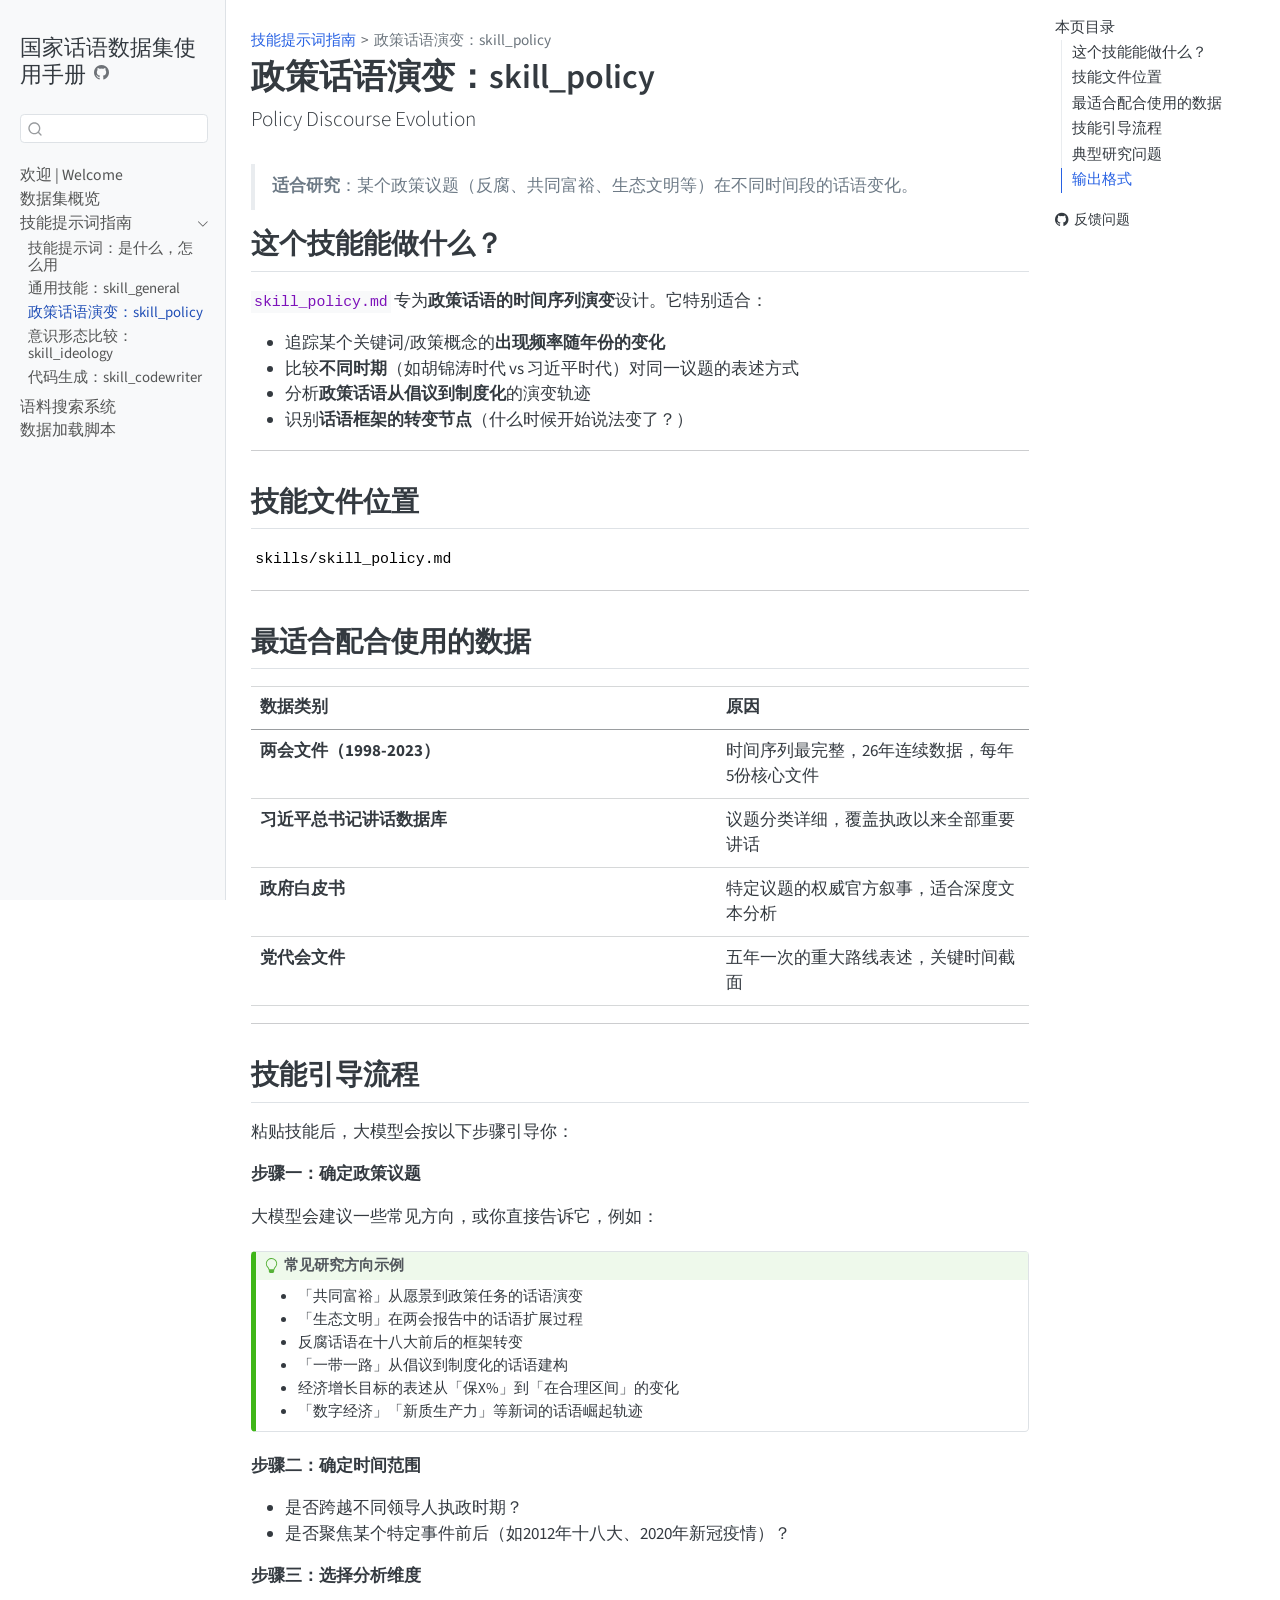
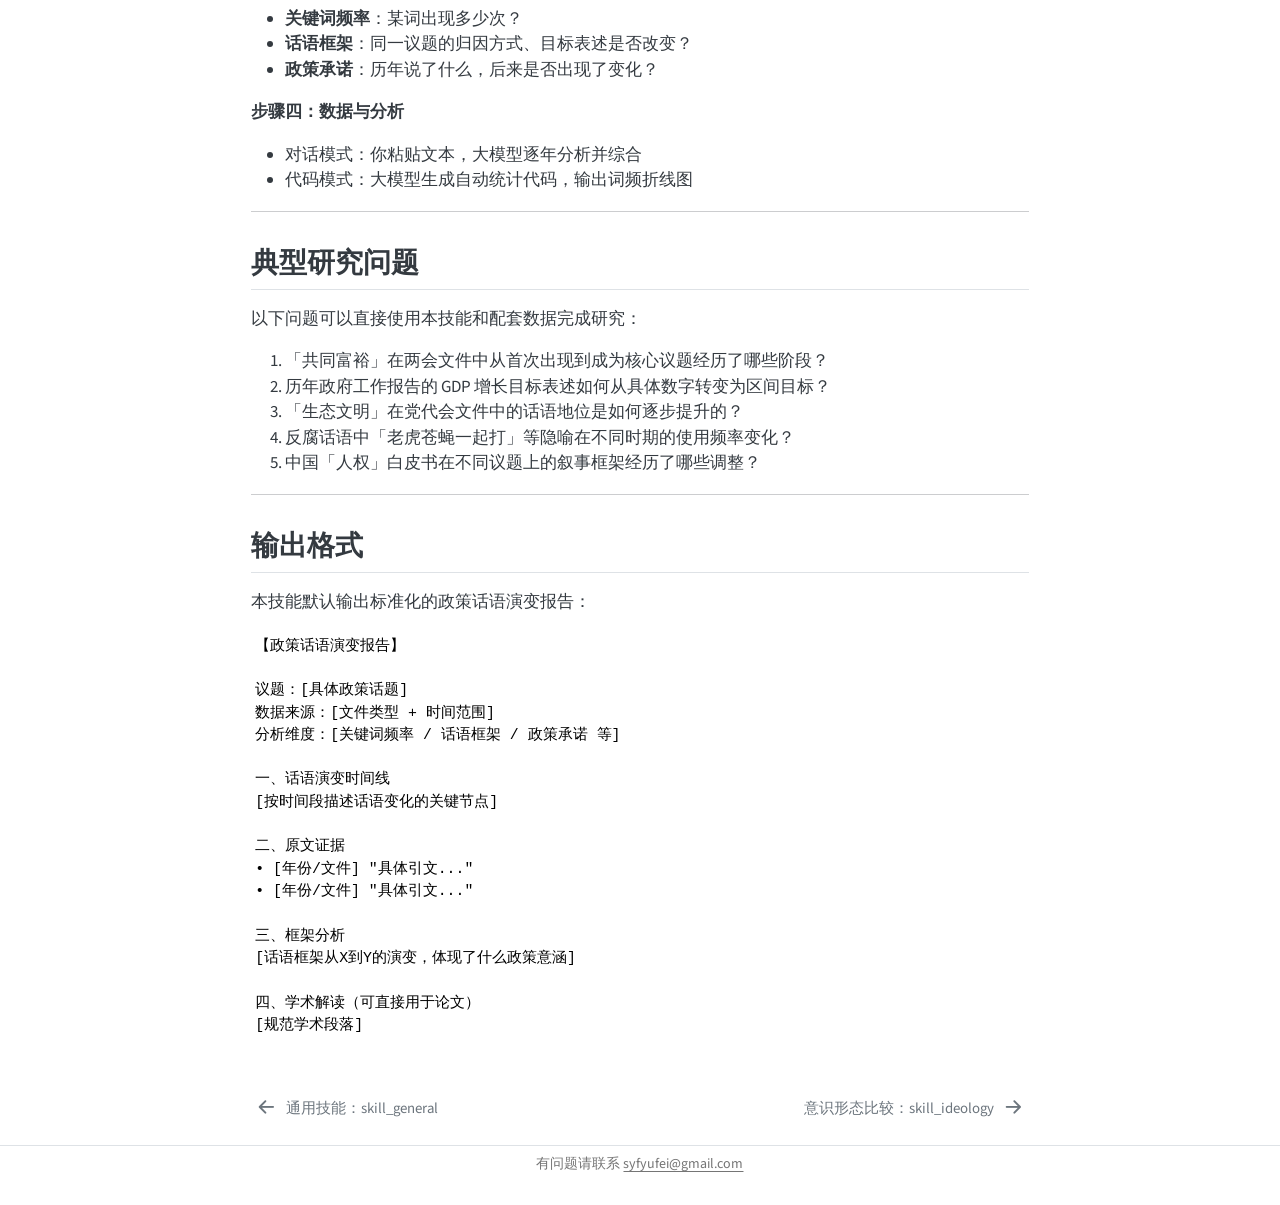
<file: skills-policy.html>
<!DOCTYPE html>
<html xmlns="http://www.w3.org/1999/xhtml" lang="zh-Hans" xml:lang="zh-Hans"><head>

<meta charset="utf-8">
<meta name="generator" content="quarto-1.6.39">

<meta name="viewport" content="width=device-width, initial-scale=1.0, user-scalable=yes">


<title>政策话语演变：skill_policy – 国家话语数据集使用手册</title>
<style>
code{white-space: pre-wrap;}
span.smallcaps{font-variant: small-caps;}
div.columns{display: flex; gap: min(4vw, 1.5em);}
div.column{flex: auto; overflow-x: auto;}
div.hanging-indent{margin-left: 1.5em; text-indent: -1.5em;}
ul.task-list{list-style: none;}
ul.task-list li input[type="checkbox"] {
  width: 0.8em;
  margin: 0 0.8em 0.2em -1em; /* quarto-specific, see https://github.com/quarto-dev/quarto-cli/issues/4556 */ 
  vertical-align: middle;
}
</style>


<script src="site_libs/quarto-nav/quarto-nav.js"></script>
<script src="site_libs/quarto-nav/headroom.min.js"></script>
<script src="site_libs/clipboard/clipboard.min.js"></script>
<script src="site_libs/quarto-search/autocomplete.umd.js"></script>
<script src="site_libs/quarto-search/fuse.min.js"></script>
<script src="site_libs/quarto-search/quarto-search.js"></script>
<meta name="quarto:offset" content="./">
<link href="./skills-ideology.html" rel="next">
<link href="./skills-general.html" rel="prev">
<script src="site_libs/quarto-html/quarto.js"></script>
<script src="site_libs/quarto-html/popper.min.js"></script>
<script src="site_libs/quarto-html/tippy.umd.min.js"></script>
<script src="site_libs/quarto-html/anchor.min.js"></script>
<link href="site_libs/quarto-html/tippy.css" rel="stylesheet">
<link href="site_libs/quarto-html/quarto-syntax-highlighting-0626ff4d7a71b55c8707dcae1d04a9b6.css" rel="stylesheet" id="quarto-text-highlighting-styles">
<script src="site_libs/bootstrap/bootstrap.min.js"></script>
<link href="site_libs/bootstrap/bootstrap-icons.css" rel="stylesheet">
<link href="site_libs/bootstrap/bootstrap-0ec19632dd867d7d0ba6412ce1ceba2d.min.css" rel="stylesheet" append-hash="true" id="quarto-bootstrap" data-mode="light">
<script id="quarto-search-options" type="application/json">{
  "location": "sidebar",
  "copy-button": false,
  "collapse-after": 3,
  "panel-placement": "start",
  "type": "textbox",
  "limit": 50,
  "keyboard-shortcut": [
    "f",
    "/",
    "s"
  ],
  "show-item-context": false,
  "language": {
    "search-no-results-text": "没有结果",
    "search-matching-documents-text": "匹配的文档",
    "search-copy-link-title": "复制搜索链接",
    "search-hide-matches-text": "隐藏其它匹配结果",
    "search-more-match-text": "更多匹配结果",
    "search-more-matches-text": "更多匹配结果",
    "search-clear-button-title": "清除",
    "search-text-placeholder": "",
    "search-detached-cancel-button-title": "取消",
    "search-submit-button-title": "提交",
    "search-label": "搜索"
  }
}</script>
<style>html{ scroll-behavior: smooth; }</style>


</head>

<body class="nav-sidebar docked">

<div id="quarto-search-results"></div>
  <header id="quarto-header" class="headroom fixed-top">
  <nav class="quarto-secondary-nav">
    <div class="container-fluid d-flex">
      <button type="button" class="quarto-btn-toggle btn" data-bs-toggle="collapse" role="button" data-bs-target=".quarto-sidebar-collapse-item" aria-controls="quarto-sidebar" aria-expanded="false" aria-label="展开或折叠侧边栏导航" onclick="if (window.quartoToggleHeadroom) { window.quartoToggleHeadroom(); }">
        <i class="bi bi-layout-text-sidebar-reverse"></i>
      </button>
        <nav class="quarto-page-breadcrumbs" aria-label="breadcrumb"><ol class="breadcrumb"><li class="breadcrumb-item"><a href="./skills-intro.html">技能提示词指南</a></li><li class="breadcrumb-item"><a href="./skills-policy.html"><span class="chapter-title">政策话语演变：skill_policy</span></a></li></ol></nav>
        <a class="flex-grow-1" role="navigation" data-bs-toggle="collapse" data-bs-target=".quarto-sidebar-collapse-item" aria-controls="quarto-sidebar" aria-expanded="false" aria-label="展开或折叠侧边栏导航" onclick="if (window.quartoToggleHeadroom) { window.quartoToggleHeadroom(); }">      
        </a>
      <button type="button" class="btn quarto-search-button" aria-label="搜索" onclick="window.quartoOpenSearch();">
        <i class="bi bi-search"></i>
      </button>
    </div>
  </nav>
</header>
<!-- content -->
<div id="quarto-content" class="quarto-container page-columns page-rows-contents page-layout-article">
<!-- sidebar -->
  <nav id="quarto-sidebar" class="sidebar collapse collapse-horizontal quarto-sidebar-collapse-item sidebar-navigation docked overflow-auto">
    <div class="pt-lg-2 mt-2 text-left sidebar-header">
    <div class="sidebar-title mb-0 py-0">
      <a href="./">国家话语数据集使用手册</a> 
        <div class="sidebar-tools-main">
    <a href="https://github.com/syfyufei/state-discourse-search" title="Source Code" class="quarto-navigation-tool px-1" aria-label="Source Code"><i class="bi bi-github"></i></a>
</div>
    </div>
      </div>
        <div class="mt-2 flex-shrink-0 align-items-center">
        <div class="sidebar-search">
        <div id="quarto-search" class="" title="搜索"></div>
        </div>
        </div>
    <div class="sidebar-menu-container"> 
    <ul class="list-unstyled mt-1">
        <li class="sidebar-item">
  <div class="sidebar-item-container"> 
  <a href="./index.html" class="sidebar-item-text sidebar-link"><span class="chapter-title">欢迎 | Welcome</span></a>
  </div>
</li>
        <li class="sidebar-item">
  <div class="sidebar-item-container"> 
  <a href="./overview.html" class="sidebar-item-text sidebar-link"><span class="chapter-title">数据集概览</span></a>
  </div>
</li>
        <li class="sidebar-item sidebar-item-section">
      <div class="sidebar-item-container"> 
            <a class="sidebar-item-text sidebar-link text-start" data-bs-toggle="collapse" data-bs-target="#quarto-sidebar-section-1" role="navigation" aria-expanded="true">
 <span class="menu-text">技能提示词指南</span></a>
          <a class="sidebar-item-toggle text-start" data-bs-toggle="collapse" data-bs-target="#quarto-sidebar-section-1" role="navigation" aria-expanded="true" aria-label="展开或折叠此栏">
            <i class="bi bi-chevron-right ms-2"></i>
          </a> 
      </div>
      <ul id="quarto-sidebar-section-1" class="collapse list-unstyled sidebar-section depth1 show">  
          <li class="sidebar-item">
  <div class="sidebar-item-container"> 
  <a href="./skills-intro.html" class="sidebar-item-text sidebar-link"><span class="chapter-title">技能提示词：是什么，怎么用</span></a>
  </div>
</li>
          <li class="sidebar-item">
  <div class="sidebar-item-container"> 
  <a href="./skills-general.html" class="sidebar-item-text sidebar-link"><span class="chapter-title">通用技能：skill_general</span></a>
  </div>
</li>
          <li class="sidebar-item">
  <div class="sidebar-item-container"> 
  <a href="./skills-policy.html" class="sidebar-item-text sidebar-link active"><span class="chapter-title">政策话语演变：skill_policy</span></a>
  </div>
</li>
          <li class="sidebar-item">
  <div class="sidebar-item-container"> 
  <a href="./skills-ideology.html" class="sidebar-item-text sidebar-link"><span class="chapter-title">意识形态比较：skill_ideology</span></a>
  </div>
</li>
          <li class="sidebar-item">
  <div class="sidebar-item-container"> 
  <a href="./skills-codewriter.html" class="sidebar-item-text sidebar-link"><span class="chapter-title">代码生成：skill_codewriter</span></a>
  </div>
</li>
      </ul>
  </li>
        <li class="sidebar-item">
  <div class="sidebar-item-container"> 
  <a href="./search-guide.html" class="sidebar-item-text sidebar-link"><span class="chapter-title">语料搜索系统</span></a>
  </div>
</li>
        <li class="sidebar-item">
  <div class="sidebar-item-container"> 
  <a href="./scripts-guide.html" class="sidebar-item-text sidebar-link"><span class="chapter-title">数据加载脚本</span></a>
  </div>
</li>
    </ul>
    </div>
</nav>
<div id="quarto-sidebar-glass" class="quarto-sidebar-collapse-item" data-bs-toggle="collapse" data-bs-target=".quarto-sidebar-collapse-item"></div>
<!-- margin-sidebar -->
    <div id="quarto-margin-sidebar" class="sidebar margin-sidebar">
        <nav id="TOC" role="doc-toc" class="toc-active">
    <h2 id="toc-title">本页目录</h2>
   
  <ul>
  <li><a href="#what-it-does" id="toc-what-it-does" class="nav-link active" data-scroll-target="#what-it-does">这个技能能做什么？</a></li>
  <li><a href="#file-location" id="toc-file-location" class="nav-link" data-scroll-target="#file-location">技能文件位置</a></li>
  <li><a href="#best-data" id="toc-best-data" class="nav-link" data-scroll-target="#best-data">最适合配合使用的数据</a></li>
  <li><a href="#workflow" id="toc-workflow" class="nav-link" data-scroll-target="#workflow">技能引导流程</a></li>
  <li><a href="#examples" id="toc-examples" class="nav-link" data-scroll-target="#examples">典型研究问题</a></li>
  <li><a href="#output" id="toc-output" class="nav-link" data-scroll-target="#output">输出格式</a></li>
  </ul>
<div class="toc-actions"><ul><li><a href="https://github.com/syfyufei/state-discourse-search/issues/new" class="toc-action"><i class="bi bi-github"></i>反馈问题</a></li></ul></div></nav>
    </div>
<!-- main -->
<main class="content" id="quarto-document-content">

<header id="title-block-header" class="quarto-title-block default"><nav class="quarto-page-breadcrumbs quarto-title-breadcrumbs d-none d-lg-block" aria-label="breadcrumb"><ol class="breadcrumb"><li class="breadcrumb-item"><a href="./skills-intro.html">技能提示词指南</a></li><li class="breadcrumb-item"><a href="./skills-policy.html"><span class="chapter-title">政策话语演变：skill_policy</span></a></li></ol></nav>
<div class="quarto-title">
<h1 class="title"><span class="chapter-title">政策话语演变：skill_policy</span></h1>
<p class="subtitle lead">Policy Discourse Evolution</p>
</div>



<div class="quarto-title-meta">

    
  
    
  </div>
  


</header>


<blockquote class="blockquote">
<p><strong>适合研究</strong>：某个政策议题（反腐、共同富裕、生态文明等）在不同时间段的话语变化。</p>
</blockquote>
<section id="what-it-does" class="level2">
<h2 class="anchored" data-anchor-id="what-it-does">这个技能能做什么？</h2>
<p><code>skill_policy.md</code> 专为<strong>政策话语的时间序列演变</strong>设计。它特别适合：</p>
<ul>
<li>追踪某个关键词/政策概念的<strong>出现频率随年份的变化</strong></li>
<li>比较<strong>不同时期</strong>（如胡锦涛时代 vs 习近平时代）对同一议题的表述方式</li>
<li>分析<strong>政策话语从倡议到制度化</strong>的演变轨迹</li>
<li>识别<strong>话语框架的转变节点</strong>（什么时候开始说法变了？）</li>
</ul>
<hr>
</section>
<section id="file-location" class="level2">
<h2 class="anchored" data-anchor-id="file-location">技能文件位置</h2>
<pre><code>skills/skill_policy.md</code></pre>
<hr>
</section>
<section id="best-data" class="level2">
<h2 class="anchored" data-anchor-id="best-data">最适合配合使用的数据</h2>
<table class="caption-top table">
<colgroup>
<col style="width: 60%">
<col style="width: 40%">
</colgroup>
<thead>
<tr class="header">
<th>数据类别</th>
<th>原因</th>
</tr>
</thead>
<tbody>
<tr class="odd">
<td><strong>两会文件（1998-2023）</strong></td>
<td>时间序列最完整，26年连续数据，每年5份核心文件</td>
</tr>
<tr class="even">
<td><strong>习近平总书记讲话数据库</strong></td>
<td>议题分类详细，覆盖执政以来全部重要讲话</td>
</tr>
<tr class="odd">
<td><strong>政府白皮书</strong></td>
<td>特定议题的权威官方叙事，适合深度文本分析</td>
</tr>
<tr class="even">
<td><strong>党代会文件</strong></td>
<td>五年一次的重大路线表述，关键时间截面</td>
</tr>
</tbody>
</table>
<hr>
</section>
<section id="workflow" class="level2">
<h2 class="anchored" data-anchor-id="workflow">技能引导流程</h2>
<p>粘贴技能后，大模型会按以下步骤引导你：</p>
<p><strong>步骤一：确定政策议题</strong></p>
<p>大模型会建议一些常见方向，或你直接告诉它，例如：</p>
<div class="callout callout-style-default callout-tip callout-titled">
<div class="callout-header d-flex align-content-center">
<div class="callout-icon-container">
<i class="callout-icon"></i>
</div>
<div class="callout-title-container flex-fill">
常见研究方向示例
</div>
</div>
<div class="callout-body-container callout-body">
<ul>
<li>「共同富裕」从愿景到政策任务的话语演变</li>
<li>「生态文明」在两会报告中的话语扩展过程</li>
<li>反腐话语在十八大前后的框架转变</li>
<li>「一带一路」从倡议到制度化的话语建构</li>
<li>经济增长目标的表述从「保X%」到「在合理区间」的变化</li>
<li>「数字经济」「新质生产力」等新词的话语崛起轨迹</li>
</ul>
</div>
</div>
<p><strong>步骤二：确定时间范围</strong></p>
<ul>
<li>是否跨越不同领导人执政时期？</li>
<li>是否聚焦某个特定事件前后（如2012年十八大、2020年新冠疫情）？</li>
</ul>
<p><strong>步骤三：选择分析维度</strong></p>
<ul>
<li><strong>关键词频率</strong>：某词出现多少次？</li>
<li><strong>话语框架</strong>：同一议题的归因方式、目标表述是否改变？</li>
<li><strong>政策承诺</strong>：历年说了什么，后来是否出现了变化？</li>
</ul>
<p><strong>步骤四：数据与分析</strong></p>
<ul>
<li>对话模式：你粘贴文本，大模型逐年分析并综合</li>
<li>代码模式：大模型生成自动统计代码，输出词频折线图</li>
</ul>
<hr>
</section>
<section id="examples" class="level2">
<h2 class="anchored" data-anchor-id="examples">典型研究问题</h2>
<p>以下问题可以直接使用本技能和配套数据完成研究：</p>
<ol type="1">
<li>「共同富裕」在两会文件中从首次出现到成为核心议题经历了哪些阶段？</li>
<li>历年政府工作报告的 GDP 增长目标表述如何从具体数字转变为区间目标？</li>
<li>「生态文明」在党代会文件中的话语地位是如何逐步提升的？</li>
<li>反腐话语中「老虎苍蝇一起打」等隐喻在不同时期的使用频率变化？</li>
<li>中国「人权」白皮书在不同议题上的叙事框架经历了哪些调整？</li>
</ol>
<hr>
</section>
<section id="output" class="level2">
<h2 class="anchored" data-anchor-id="output">输出格式</h2>
<p>本技能默认输出标准化的政策话语演变报告：</p>
<pre><code>【政策话语演变报告】

议题：[具体政策话题]
数据来源：[文件类型 + 时间范围]
分析维度：[关键词频率 / 话语框架 / 政策承诺 等]

一、话语演变时间线
[按时间段描述话语变化的关键节点]

二、原文证据
• [年份/文件] "具体引文..."
• [年份/文件] "具体引文..."

三、框架分析
[话语框架从X到Y的演变，体现了什么政策意涵]

四、学术解读（可直接用于论文）
[规范学术段落]</code></pre>


</section>

</main> <!-- /main -->
<script id="quarto-html-after-body" type="application/javascript">
window.document.addEventListener("DOMContentLoaded", function (event) {
  const toggleBodyColorMode = (bsSheetEl) => {
    const mode = bsSheetEl.getAttribute("data-mode");
    const bodyEl = window.document.querySelector("body");
    if (mode === "dark") {
      bodyEl.classList.add("quarto-dark");
      bodyEl.classList.remove("quarto-light");
    } else {
      bodyEl.classList.add("quarto-light");
      bodyEl.classList.remove("quarto-dark");
    }
  }
  const toggleBodyColorPrimary = () => {
    const bsSheetEl = window.document.querySelector("link#quarto-bootstrap");
    if (bsSheetEl) {
      toggleBodyColorMode(bsSheetEl);
    }
  }
  toggleBodyColorPrimary();  
  const icon = "";
  const anchorJS = new window.AnchorJS();
  anchorJS.options = {
    placement: 'right',
    icon: icon
  };
  anchorJS.add('.anchored');
  const isCodeAnnotation = (el) => {
    for (const clz of el.classList) {
      if (clz.startsWith('code-annotation-')) {                     
        return true;
      }
    }
    return false;
  }
  const onCopySuccess = function(e) {
    // button target
    const button = e.trigger;
    // don't keep focus
    button.blur();
    // flash "checked"
    button.classList.add('code-copy-button-checked');
    var currentTitle = button.getAttribute("title");
    button.setAttribute("title", "已复制");
    let tooltip;
    if (window.bootstrap) {
      button.setAttribute("data-bs-toggle", "tooltip");
      button.setAttribute("data-bs-placement", "left");
      button.setAttribute("data-bs-title", "已复制");
      tooltip = new bootstrap.Tooltip(button, 
        { trigger: "manual", 
          customClass: "code-copy-button-tooltip",
          offset: [0, -8]});
      tooltip.show();    
    }
    setTimeout(function() {
      if (tooltip) {
        tooltip.hide();
        button.removeAttribute("data-bs-title");
        button.removeAttribute("data-bs-toggle");
        button.removeAttribute("data-bs-placement");
      }
      button.setAttribute("title", currentTitle);
      button.classList.remove('code-copy-button-checked');
    }, 1000);
    // clear code selection
    e.clearSelection();
  }
  const getTextToCopy = function(trigger) {
      const codeEl = trigger.previousElementSibling.cloneNode(true);
      for (const childEl of codeEl.children) {
        if (isCodeAnnotation(childEl)) {
          childEl.remove();
        }
      }
      return codeEl.innerText;
  }
  const clipboard = new window.ClipboardJS('.code-copy-button:not([data-in-quarto-modal])', {
    text: getTextToCopy
  });
  clipboard.on('success', onCopySuccess);
  if (window.document.getElementById('quarto-embedded-source-code-modal')) {
    const clipboardModal = new window.ClipboardJS('.code-copy-button[data-in-quarto-modal]', {
      text: getTextToCopy,
      container: window.document.getElementById('quarto-embedded-source-code-modal')
    });
    clipboardModal.on('success', onCopySuccess);
  }
    var localhostRegex = new RegExp(/^(?:http|https):\/\/localhost\:?[0-9]*\//);
    var mailtoRegex = new RegExp(/^mailto:/);
      var filterRegex = new RegExp('/' + window.location.host + '/');
    var isInternal = (href) => {
        return filterRegex.test(href) || localhostRegex.test(href) || mailtoRegex.test(href);
    }
    // Inspect non-navigation links and adorn them if external
 	var links = window.document.querySelectorAll('a[href]:not(.nav-link):not(.navbar-brand):not(.toc-action):not(.sidebar-link):not(.sidebar-item-toggle):not(.pagination-link):not(.no-external):not([aria-hidden]):not(.dropdown-item):not(.quarto-navigation-tool):not(.about-link)');
    for (var i=0; i<links.length; i++) {
      const link = links[i];
      if (!isInternal(link.href)) {
        // undo the damage that might have been done by quarto-nav.js in the case of
        // links that we want to consider external
        if (link.dataset.originalHref !== undefined) {
          link.href = link.dataset.originalHref;
        }
      }
    }
  function tippyHover(el, contentFn, onTriggerFn, onUntriggerFn) {
    const config = {
      allowHTML: true,
      maxWidth: 500,
      delay: 100,
      arrow: false,
      appendTo: function(el) {
          return el.parentElement;
      },
      interactive: true,
      interactiveBorder: 10,
      theme: 'quarto',
      placement: 'bottom-start',
    };
    if (contentFn) {
      config.content = contentFn;
    }
    if (onTriggerFn) {
      config.onTrigger = onTriggerFn;
    }
    if (onUntriggerFn) {
      config.onUntrigger = onUntriggerFn;
    }
    window.tippy(el, config); 
  }
  const noterefs = window.document.querySelectorAll('a[role="doc-noteref"]');
  for (var i=0; i<noterefs.length; i++) {
    const ref = noterefs[i];
    tippyHover(ref, function() {
      // use id or data attribute instead here
      let href = ref.getAttribute('data-footnote-href') || ref.getAttribute('href');
      try { href = new URL(href).hash; } catch {}
      const id = href.replace(/^#\/?/, "");
      const note = window.document.getElementById(id);
      if (note) {
        return note.innerHTML;
      } else {
        return "";
      }
    });
  }
  const xrefs = window.document.querySelectorAll('a.quarto-xref');
  const processXRef = (id, note) => {
    // Strip column container classes
    const stripColumnClz = (el) => {
      el.classList.remove("page-full", "page-columns");
      if (el.children) {
        for (const child of el.children) {
          stripColumnClz(child);
        }
      }
    }
    stripColumnClz(note)
    if (id === null || id.startsWith('sec-')) {
      // Special case sections, only their first couple elements
      const container = document.createElement("div");
      if (note.children && note.children.length > 2) {
        container.appendChild(note.children[0].cloneNode(true));
        for (let i = 1; i < note.children.length; i++) {
          const child = note.children[i];
          if (child.tagName === "P" && child.innerText === "") {
            continue;
          } else {
            container.appendChild(child.cloneNode(true));
            break;
          }
        }
        if (window.Quarto?.typesetMath) {
          window.Quarto.typesetMath(container);
        }
        return container.innerHTML
      } else {
        if (window.Quarto?.typesetMath) {
          window.Quarto.typesetMath(note);
        }
        return note.innerHTML;
      }
    } else {
      // Remove any anchor links if they are present
      const anchorLink = note.querySelector('a.anchorjs-link');
      if (anchorLink) {
        anchorLink.remove();
      }
      if (window.Quarto?.typesetMath) {
        window.Quarto.typesetMath(note);
      }
      if (note.classList.contains("callout")) {
        return note.outerHTML;
      } else {
        return note.innerHTML;
      }
    }
  }
  for (var i=0; i<xrefs.length; i++) {
    const xref = xrefs[i];
    tippyHover(xref, undefined, function(instance) {
      instance.disable();
      let url = xref.getAttribute('href');
      let hash = undefined; 
      if (url.startsWith('#')) {
        hash = url;
      } else {
        try { hash = new URL(url).hash; } catch {}
      }
      if (hash) {
        const id = hash.replace(/^#\/?/, "");
        const note = window.document.getElementById(id);
        if (note !== null) {
          try {
            const html = processXRef(id, note.cloneNode(true));
            instance.setContent(html);
          } finally {
            instance.enable();
            instance.show();
          }
        } else {
          // See if we can fetch this
          fetch(url.split('#')[0])
          .then(res => res.text())
          .then(html => {
            const parser = new DOMParser();
            const htmlDoc = parser.parseFromString(html, "text/html");
            const note = htmlDoc.getElementById(id);
            if (note !== null) {
              const html = processXRef(id, note);
              instance.setContent(html);
            } 
          }).finally(() => {
            instance.enable();
            instance.show();
          });
        }
      } else {
        // See if we can fetch a full url (with no hash to target)
        // This is a special case and we should probably do some content thinning / targeting
        fetch(url)
        .then(res => res.text())
        .then(html => {
          const parser = new DOMParser();
          const htmlDoc = parser.parseFromString(html, "text/html");
          const note = htmlDoc.querySelector('main.content');
          if (note !== null) {
            // This should only happen for chapter cross references
            // (since there is no id in the URL)
            // remove the first header
            if (note.children.length > 0 && note.children[0].tagName === "HEADER") {
              note.children[0].remove();
            }
            const html = processXRef(null, note);
            instance.setContent(html);
          } 
        }).finally(() => {
          instance.enable();
          instance.show();
        });
      }
    }, function(instance) {
    });
  }
      let selectedAnnoteEl;
      const selectorForAnnotation = ( cell, annotation) => {
        let cellAttr = 'data-code-cell="' + cell + '"';
        let lineAttr = 'data-code-annotation="' +  annotation + '"';
        const selector = 'span[' + cellAttr + '][' + lineAttr + ']';
        return selector;
      }
      const selectCodeLines = (annoteEl) => {
        const doc = window.document;
        const targetCell = annoteEl.getAttribute("data-target-cell");
        const targetAnnotation = annoteEl.getAttribute("data-target-annotation");
        const annoteSpan = window.document.querySelector(selectorForAnnotation(targetCell, targetAnnotation));
        const lines = annoteSpan.getAttribute("data-code-lines").split(",");
        const lineIds = lines.map((line) => {
          return targetCell + "-" + line;
        })
        let top = null;
        let height = null;
        let parent = null;
        if (lineIds.length > 0) {
            //compute the position of the single el (top and bottom and make a div)
            const el = window.document.getElementById(lineIds[0]);
            top = el.offsetTop;
            height = el.offsetHeight;
            parent = el.parentElement.parentElement;
          if (lineIds.length > 1) {
            const lastEl = window.document.getElementById(lineIds[lineIds.length - 1]);
            const bottom = lastEl.offsetTop + lastEl.offsetHeight;
            height = bottom - top;
          }
          if (top !== null && height !== null && parent !== null) {
            // cook up a div (if necessary) and position it 
            let div = window.document.getElementById("code-annotation-line-highlight");
            if (div === null) {
              div = window.document.createElement("div");
              div.setAttribute("id", "code-annotation-line-highlight");
              div.style.position = 'absolute';
              parent.appendChild(div);
            }
            div.style.top = top - 2 + "px";
            div.style.height = height + 4 + "px";
            div.style.left = 0;
            let gutterDiv = window.document.getElementById("code-annotation-line-highlight-gutter");
            if (gutterDiv === null) {
              gutterDiv = window.document.createElement("div");
              gutterDiv.setAttribute("id", "code-annotation-line-highlight-gutter");
              gutterDiv.style.position = 'absolute';
              const codeCell = window.document.getElementById(targetCell);
              const gutter = codeCell.querySelector('.code-annotation-gutter');
              gutter.appendChild(gutterDiv);
            }
            gutterDiv.style.top = top - 2 + "px";
            gutterDiv.style.height = height + 4 + "px";
          }
          selectedAnnoteEl = annoteEl;
        }
      };
      const unselectCodeLines = () => {
        const elementsIds = ["code-annotation-line-highlight", "code-annotation-line-highlight-gutter"];
        elementsIds.forEach((elId) => {
          const div = window.document.getElementById(elId);
          if (div) {
            div.remove();
          }
        });
        selectedAnnoteEl = undefined;
      };
        // Handle positioning of the toggle
    window.addEventListener(
      "resize",
      throttle(() => {
        elRect = undefined;
        if (selectedAnnoteEl) {
          selectCodeLines(selectedAnnoteEl);
        }
      }, 10)
    );
    function throttle(fn, ms) {
    let throttle = false;
    let timer;
      return (...args) => {
        if(!throttle) { // first call gets through
            fn.apply(this, args);
            throttle = true;
        } else { // all the others get throttled
            if(timer) clearTimeout(timer); // cancel #2
            timer = setTimeout(() => {
              fn.apply(this, args);
              timer = throttle = false;
            }, ms);
        }
      };
    }
      // Attach click handler to the DT
      const annoteDls = window.document.querySelectorAll('dt[data-target-cell]');
      for (const annoteDlNode of annoteDls) {
        annoteDlNode.addEventListener('click', (event) => {
          const clickedEl = event.target;
          if (clickedEl !== selectedAnnoteEl) {
            unselectCodeLines();
            const activeEl = window.document.querySelector('dt[data-target-cell].code-annotation-active');
            if (activeEl) {
              activeEl.classList.remove('code-annotation-active');
            }
            selectCodeLines(clickedEl);
            clickedEl.classList.add('code-annotation-active');
          } else {
            // Unselect the line
            unselectCodeLines();
            clickedEl.classList.remove('code-annotation-active');
          }
        });
      }
  const findCites = (el) => {
    const parentEl = el.parentElement;
    if (parentEl) {
      const cites = parentEl.dataset.cites;
      if (cites) {
        return {
          el,
          cites: cites.split(' ')
        };
      } else {
        return findCites(el.parentElement)
      }
    } else {
      return undefined;
    }
  };
  var bibliorefs = window.document.querySelectorAll('a[role="doc-biblioref"]');
  for (var i=0; i<bibliorefs.length; i++) {
    const ref = bibliorefs[i];
    const citeInfo = findCites(ref);
    if (citeInfo) {
      tippyHover(citeInfo.el, function() {
        var popup = window.document.createElement('div');
        citeInfo.cites.forEach(function(cite) {
          var citeDiv = window.document.createElement('div');
          citeDiv.classList.add('hanging-indent');
          citeDiv.classList.add('csl-entry');
          var biblioDiv = window.document.getElementById('ref-' + cite);
          if (biblioDiv) {
            citeDiv.innerHTML = biblioDiv.innerHTML;
          }
          popup.appendChild(citeDiv);
        });
        return popup.innerHTML;
      });
    }
  }
});
</script>
<nav class="page-navigation">
  <div class="nav-page nav-page-previous">
      <a href="./skills-general.html" class="pagination-link" aria-label="通用技能：skill_general">
        <i class="bi bi-arrow-left-short"></i> <span class="nav-page-text"><span class="chapter-title">通用技能：skill_general</span></span>
      </a>          
  </div>
  <div class="nav-page nav-page-next">
      <a href="./skills-ideology.html" class="pagination-link" aria-label="意识形态比较：skill_ideology">
        <span class="nav-page-text"><span class="chapter-title">意识形态比较：skill_ideology</span></span> <i class="bi bi-arrow-right-short"></i>
      </a>
  </div>
</nav>
</div> <!-- /content -->
<footer class="footer">
  <div class="nav-footer">
    <div class="nav-footer-left">
      &nbsp;
    </div>   
    <div class="nav-footer-center">
<p>有问题请联系 <a href="mailto:syfyufei@gmail.com">syfyufei@gmail.com</a></p>
<div class="toc-actions d-sm-block d-md-none"><ul><li><a href="https://github.com/syfyufei/state-discourse-search/issues/new" class="toc-action"><i class="bi bi-github"></i>反馈问题</a></li></ul></div></div>
    <div class="nav-footer-right">
      &nbsp;
    </div>
  </div>
</footer>




<script src="site_libs/quarto-html/zenscroll-min.js"></script>
</body></html>
</file>
<file: site_libs/quarto-html/tippy.css>
.tippy-box[data-animation=fade][data-state=hidden]{opacity:0}[data-tippy-root]{max-width:calc(100vw - 10px)}.tippy-box{position:relative;background-color:#333;color:#fff;border-radius:4px;font-size:14px;line-height:1.4;white-space:normal;outline:0;transition-property:transform,visibility,opacity}.tippy-box[data-placement^=top]>.tippy-arrow{bottom:0}.tippy-box[data-placement^=top]>.tippy-arrow:before{bottom:-7px;left:0;border-width:8px 8px 0;border-top-color:initial;transform-origin:center top}.tippy-box[data-placement^=bottom]>.tippy-arrow{top:0}.tippy-box[data-placement^=bottom]>.tippy-arrow:before{top:-7px;left:0;border-width:0 8px 8px;border-bottom-color:initial;transform-origin:center bottom}.tippy-box[data-placement^=left]>.tippy-arrow{right:0}.tippy-box[data-placement^=left]>.tippy-arrow:before{border-width:8px 0 8px 8px;border-left-color:initial;right:-7px;transform-origin:center left}.tippy-box[data-placement^=right]>.tippy-arrow{left:0}.tippy-box[data-placement^=right]>.tippy-arrow:before{left:-7px;border-width:8px 8px 8px 0;border-right-color:initial;transform-origin:center right}.tippy-box[data-inertia][data-state=visible]{transition-timing-function:cubic-bezier(.54,1.5,.38,1.11)}.tippy-arrow{width:16px;height:16px;color:#333}.tippy-arrow:before{content:"";position:absolute;border-color:transparent;border-style:solid}.tippy-content{position:relative;padding:5px 9px;z-index:1}
</file>
<file: site_libs/quarto-html/quarto-syntax-highlighting-0626ff4d7a71b55c8707dcae1d04a9b6.css>
/* quarto syntax highlight colors */
:root {
  --quarto-hl-al-color: #ff5555;
  --quarto-hl-an-color: #6a737d;
  --quarto-hl-at-color: #d73a49;
  --quarto-hl-bn-color: #005cc5;
  --quarto-hl-bu-color: #d73a49;
  --quarto-hl-ch-color: #032f62;
  --quarto-hl-co-color: #6a737d;
  --quarto-hl-cv-color: #6a737d;
  --quarto-hl-cn-color: #005cc5;
  --quarto-hl-cf-color: #d73a49;
  --quarto-hl-dt-color: #d73a49;
  --quarto-hl-dv-color: #005cc5;
  --quarto-hl-do-color: #6a737d;
  --quarto-hl-er-color: #ff5555;
  --quarto-hl-ex-color: #d73a49;
  --quarto-hl-fl-color: #005cc5;
  --quarto-hl-fu-color: #6f42c1;
  --quarto-hl-im-color: #032f62;
  --quarto-hl-in-color: #6a737d;
  --quarto-hl-kw-color: #d73a49;
  --quarto-hl-op-color: #24292e;
  --quarto-hl-pp-color: #d73a49;
  --quarto-hl-re-color: #6a737d;
  --quarto-hl-sc-color: #005cc5;
  --quarto-hl-ss-color: #032f62;
  --quarto-hl-st-color: #032f62;
  --quarto-hl-va-color: #e36209;
  --quarto-hl-vs-color: #032f62;
  --quarto-hl-wa-color: #ff5555;
}

/* other quarto variables */
:root {
  --quarto-font-monospace: SFMono-Regular, Menlo, Monaco, Consolas, "Liberation Mono", "Courier New", monospace;
}

code span.al {
  font-weight: bold;
  color: #ff5555;
}

code span.an {
  color: #6a737d;
}

code span.at {
  color: #d73a49;
}

code span.bn {
  color: #005cc5;
}

code span.bu {
  color: #d73a49;
}

code span.ch {
  color: #032f62;
}

code span.co {
  color: #6a737d;
}

code span.cv {
  color: #6a737d;
}

code span.cn {
  color: #005cc5;
}

code span.cf {
  color: #d73a49;
}

code span.dt {
  color: #d73a49;
}

code span.dv {
  color: #005cc5;
}

code span.do {
  color: #6a737d;
}

code span.er {
  color: #ff5555;
  text-decoration: underline;
}

code span.ex {
  font-weight: bold;
  color: #d73a49;
}

code span.fl {
  color: #005cc5;
}

code span.fu {
  color: #6f42c1;
}

code span.im {
  color: #032f62;
}

code span.in {
  color: #6a737d;
}

code span.kw {
  color: #d73a49;
}

pre > code.sourceCode > span {
  color: #24292e;
}

code span {
  color: #24292e;
}

code.sourceCode > span {
  color: #24292e;
}

div.sourceCode,
div.sourceCode pre.sourceCode {
  color: #24292e;
}

code span.op {
  color: #24292e;
}

code span.pp {
  color: #d73a49;
}

code span.re {
  color: #6a737d;
}

code span.sc {
  color: #005cc5;
}

code span.ss {
  color: #032f62;
}

code span.st {
  color: #032f62;
}

code span.va {
  color: #e36209;
}

code span.vs {
  color: #032f62;
}

code span.wa {
  color: #ff5555;
}

.prevent-inlining {
  content: "</";
}

/*# sourceMappingURL=4cc742b1acad228073f41ae9e14de2ee.css.map */
</file>
